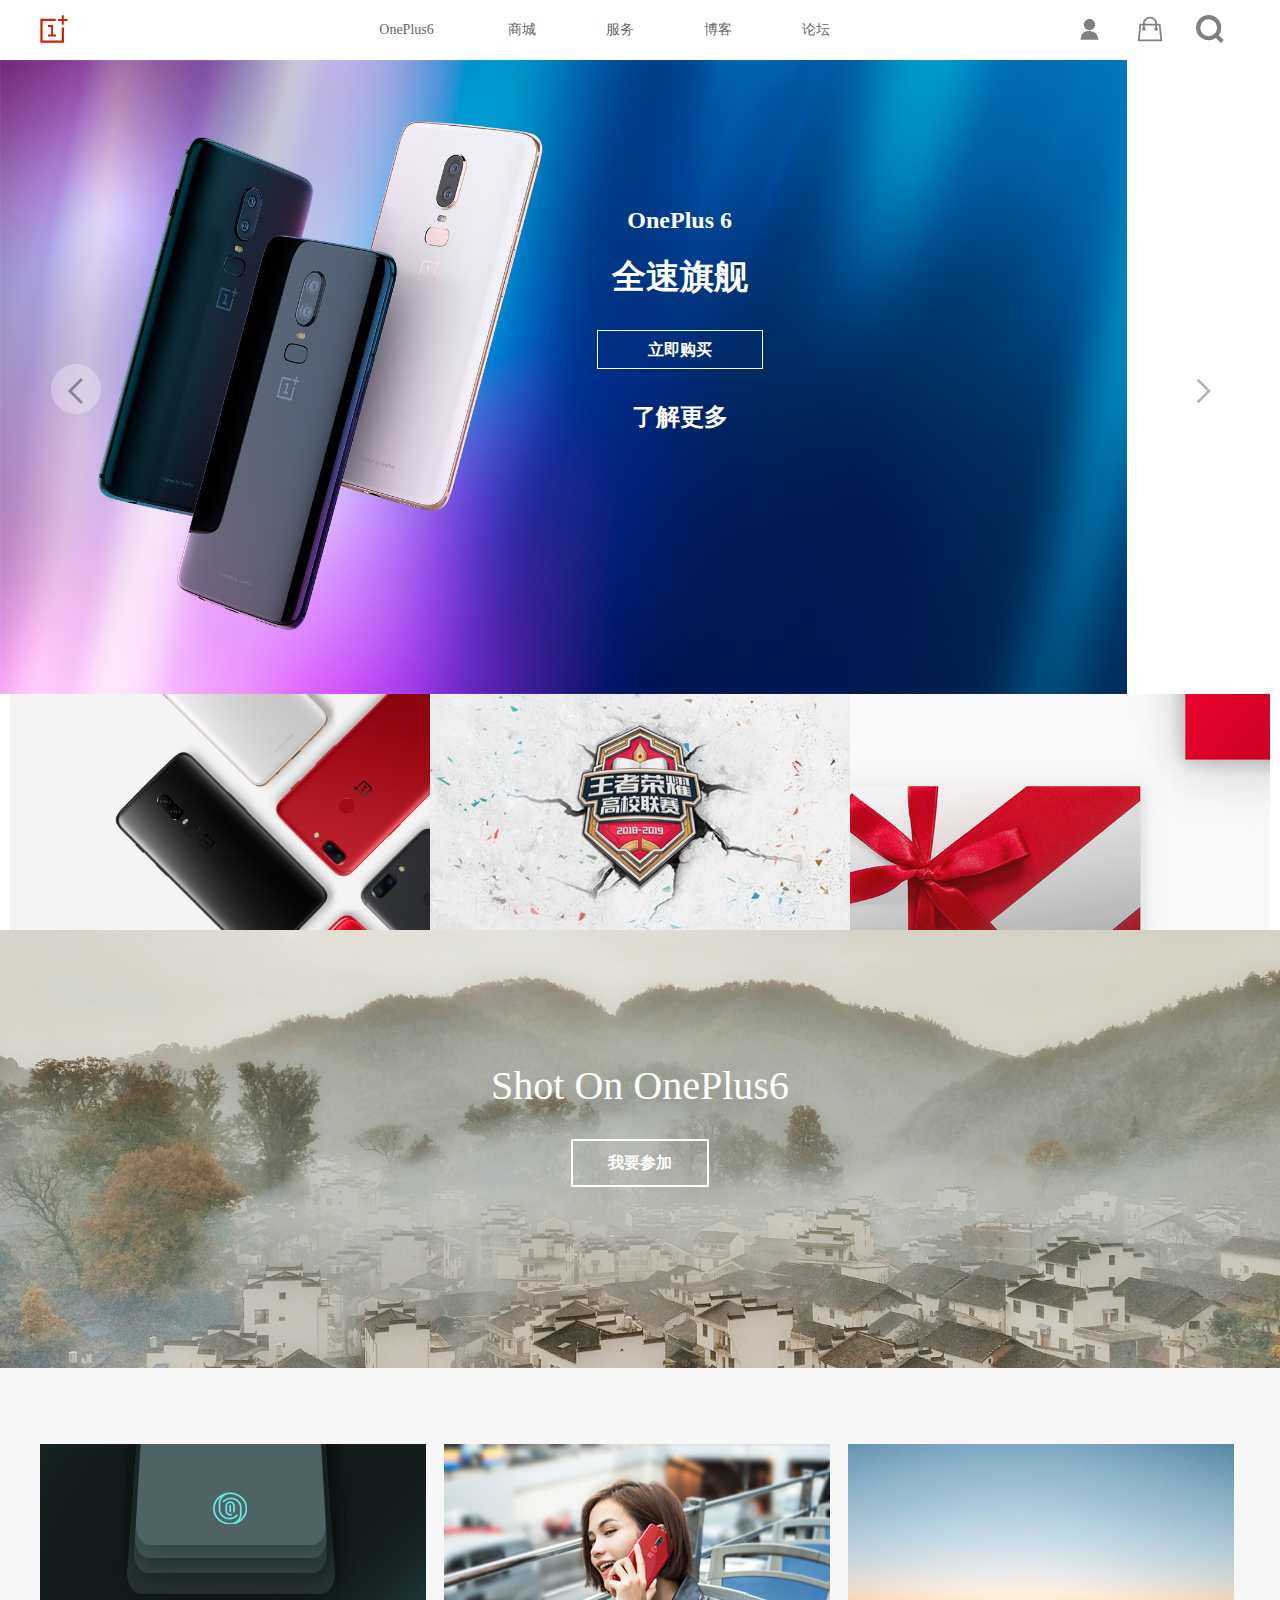
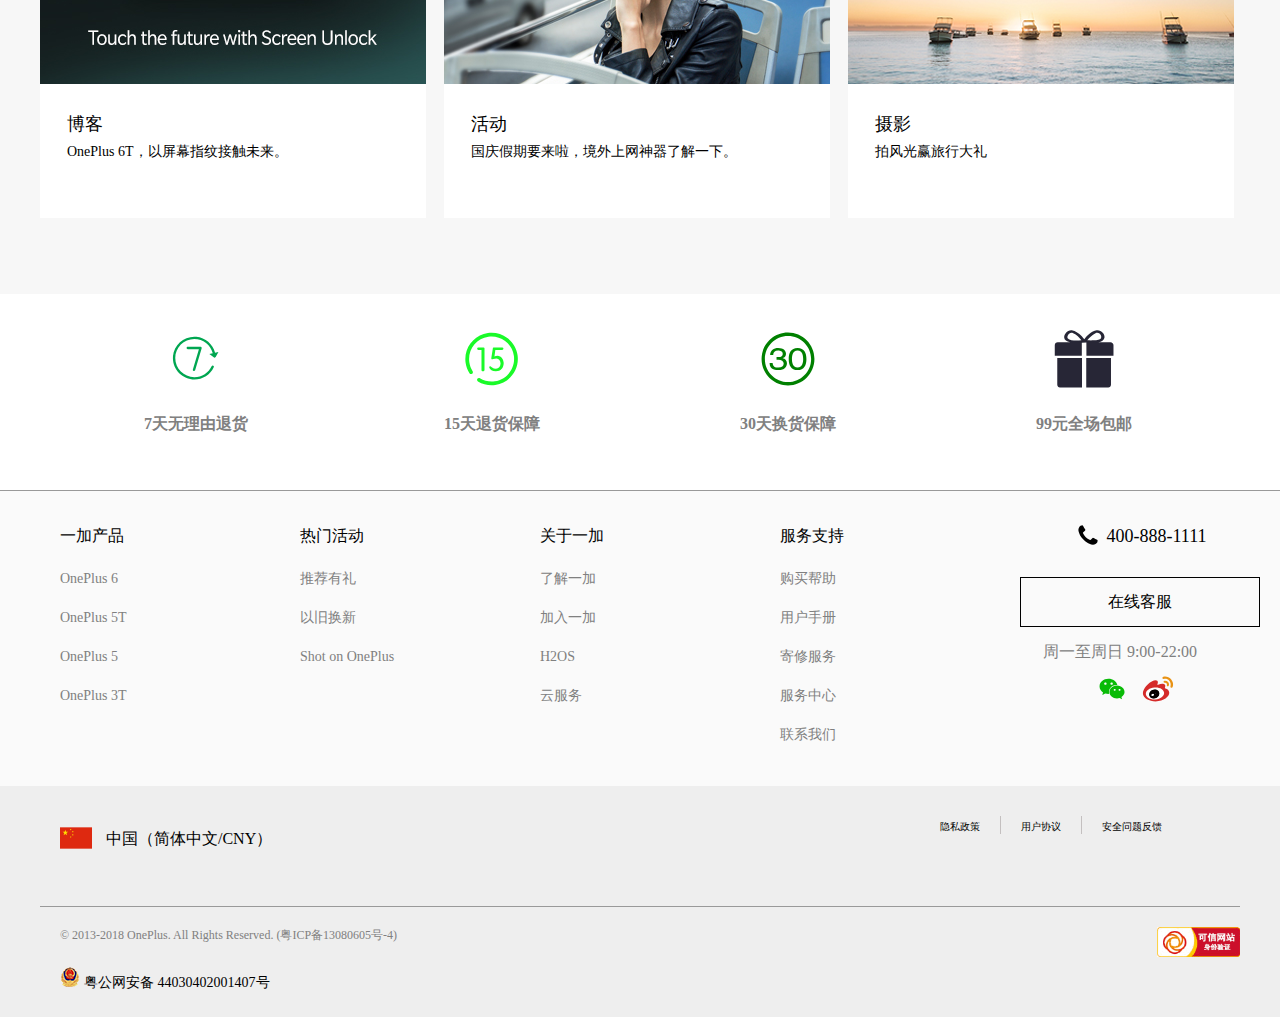
<file: index.html>
<!DOCTYPE html>
<html lang="en">

<head>
    <meta charset="UTF-8">
    <meta name="viewport" content="width=device-width, initial-scale=1.0">
    <meta http-equiv="X-UA-Compatible" content="ie=edge">
    <title>一加手机官网-不将就</title>
    <link rel="shortcut icon" href="https://statics.oneplus.cn/img/oneplus.ico">
    <script src='js/require.js' async="true" defer data-main='js/index_main'></script>
    <script src="iconfont/iconfont.js"></script>
    <link rel="stylesheet" href="css/index.min.css">
    <style type="text/css">
        .icon {
            width: 2em;
            height: 2em;
            vertical-align: -0.15em;
            fill: currentColor;
            overflow: hidden;
        }
    </style>
</head>

<body>
    <!-- nav -->
    <div class="nav_box">
        <div class="nav">
            <a href="index.html">
                <svg class="icon" aria-hidden="true">
                    <use xlink:href="#icon-yijia"></use>
                </svg>
            </a>
            <ul>
                <li><a href="oneplus6.html">OnePlus6</a></li>
                <li><a href="shopping.html">商城</a></li>
                <li><a href="">服务</a></li>
                <li><a href="">博客</a></li>
                <li><a href="">论坛</a></li>
            </ul>
            <a href=""><svg class="icon" aria-hidden="true">
                    <use xlink:href="#icon-search"></use>
                </svg></a>
            <a href="" id="order">
                <svg class="icon" aria-hidden="true">
                    <use xlink:href="#icon-bag"></use>
                </svg>
            </a>
            <div id="order-info">
                <p>您的购物车里没有商品！</p>
                <a href="">去购物
                    <div id="shelter1"></div>
                </a>
            </div>
            <a href="" id="user">
                <svg class="icon" aria-hidden="true">
                    <use xlink:href="#icon-40one"></use>
                </svg>
            </a>
            <div id="user-info">
                <ul>
                    <li><a href="">订单</a></li>
                    <li><a href="">账户</a></li>
                    <li><a href="">推荐有礼</a></li>
                    <li><a id="login" href="">登陆</a></li>
                    <!-- <li><a id="logout" href="">登出</a></li> -->
                </ul>
            </div>
        </div>
    </div>
    <!-- banner -->
    <div id="banner">
        <div id="prev">
            <svg class="icon" aria-hidden="true">
                <use xlink:href="#icon-jiantou-copy"></use>
            </svg>
        </div>
        <div id="next">
            <svg class="icon" aria-hidden="true">
                <use xlink:href="#icon-arrow-right-copy"></use>
            </svg>
        </div>
        <ul></ul>
    </div>
    <!-- cont1 -->
    <div class="cont1_box">
        <ul class="cont1"></ul>
    </div>
    <!-- cont2 -->
    <div class="cont2">
        <div class="cont2-text">
            <h1>Shot On OnePlus6</h1>
            <a href="">我要参加
                <div id="shelter2"></div>
            </a>
        </div>
    </div>
    <!-- cont3 -->
    <div class="cont3_box">
        <div class="cont3"></div>
    </div>
    <!-- footer1 -->
    <div class="footer1_box">
        <div class="footer1">
            <ul>
                <li><a href="">
                        <svg class="icon" aria-hidden="true">
                            <use xlink:href="#icon-tianwuliyoutuihuo"></use>
                        </svg>
                        <p>7天无理由退货</p>
                    </a></li>
                <li><a href="">
                        <svg class="icon" aria-hidden="true">
                            <use xlink:href="#icon-15tianwuliyoutuihuo"></use>
                        </svg>
                        <p>15天退货保障</p>
                    </a></li>
                <li><a href="">
                        <svg class="icon" aria-hidden="true">
                            <use xlink:href="#icon-30"></use>
                        </svg>
                        <p>30天换货保障</p>
                    </a></li>
                <li><a href="">
                        <svg class="icon" aria-hidden="true">
                            <use xlink:href="#icon-bajiefuli"></use>
                        </svg>
                        <p>99元全场包邮</p>
                    </a></li>
            </ul>
        </div>
    </div>
    <!-- footer2 -->
    <div class="footer2_box">
        <div class="footer2">
            <dl>
                <dt>一加产品</dt>
                <dd><a href="">OnePlus 6</a></dd>
                <dd><a href="">OnePlus 5T</a></dd>
                <dd><a href="">OnePlus 5</a></dd>
                <dd><a href="">OnePlus 3T</a></dd>
            </dl>
            <dl>
                <dt>热门活动</dt>
                <dd><a href="">推荐有礼</a></dd>
                <dd><a href="">以旧换新</a></dd>
                <dd><a href="">Shot on OnePlus</a></dd>
            </dl>
            <dl>
                <dt>关于一加</dt>
                <dd><a href="">了解一加</a></dd>
                <dd><a href="">加入一加</a></dd>
                <dd><a href="">H2OS</a></dd>
                <dd><a href="">云服务</a></dd>
            </dl>
            <dl>
                <dt>服务支持</dt>
                <dd><a href="">购买帮助</a></dd>
                <dd><a href="">用户手册</a></dd>
                <dd><a href="">寄修服务</a></dd>
                <dd><a href="">服务中心</a></dd>
                <dd><a href="">联系我们</a></dd>
            </dl>
            <dl>
                <a href="" class="phone">
                    <svg class="icon" aria-hidden="true">
                        <use xlink:href="#icon-phone"></use>
                        <i>400-888-1111</i>
                    </svg>
                </a>
                <a href="" class="online">在线客服
                    <div id="shelter3"></div>
                </a>
                <p class="time">周一至周日 9:00-22:00</p>
                <p class="pic">
                    <img src="images/f26d7e3fbe8ce7c4f3bd30d6b5be1ee5.png" alt="">
                    <svg id="wechat" class="icon" aria-hidden="true">
                        <use xlink:href="#icon-weixin1"></use>
                    </svg>
                    <svg class="icon" aria-hidden="true">
                        <use xlink:href="#icon-weibo1"></use>
                    </svg>
                </p>
            </dl>
        </div>
    </div>
    <!-- footer3 -->
    <div class="footer3_box">
        <div class="footer3">
            <div>
                <a href="">
                    <svg class="icon" aria-hidden="true">
                        <use xlink:href="#icon-cn"></use>
                    </svg>
                    <i>中国（简体中文/CNY）</i>
                </a>
                <ul>
                    <li><a href="">隐私政策</a></li>
                    <li><a href="">用户协议</a></li>
                    <li><a href="">安全问题反馈</a></li>
                </ul>
            </div>
            <div>
                <p>© 2013-2018 OnePlus. All Rights Reserved. (粤ICP备13080605号-4)</p>
                <img src="images/cnnic.png" alt="">
                <a href="">
                    <img src="images/badge.png" alt="">
                    <i>粤公网安备 44030402001407号</i>
                </a>
            </div>
        </div>
    </div>
</body>

</html>
</file>
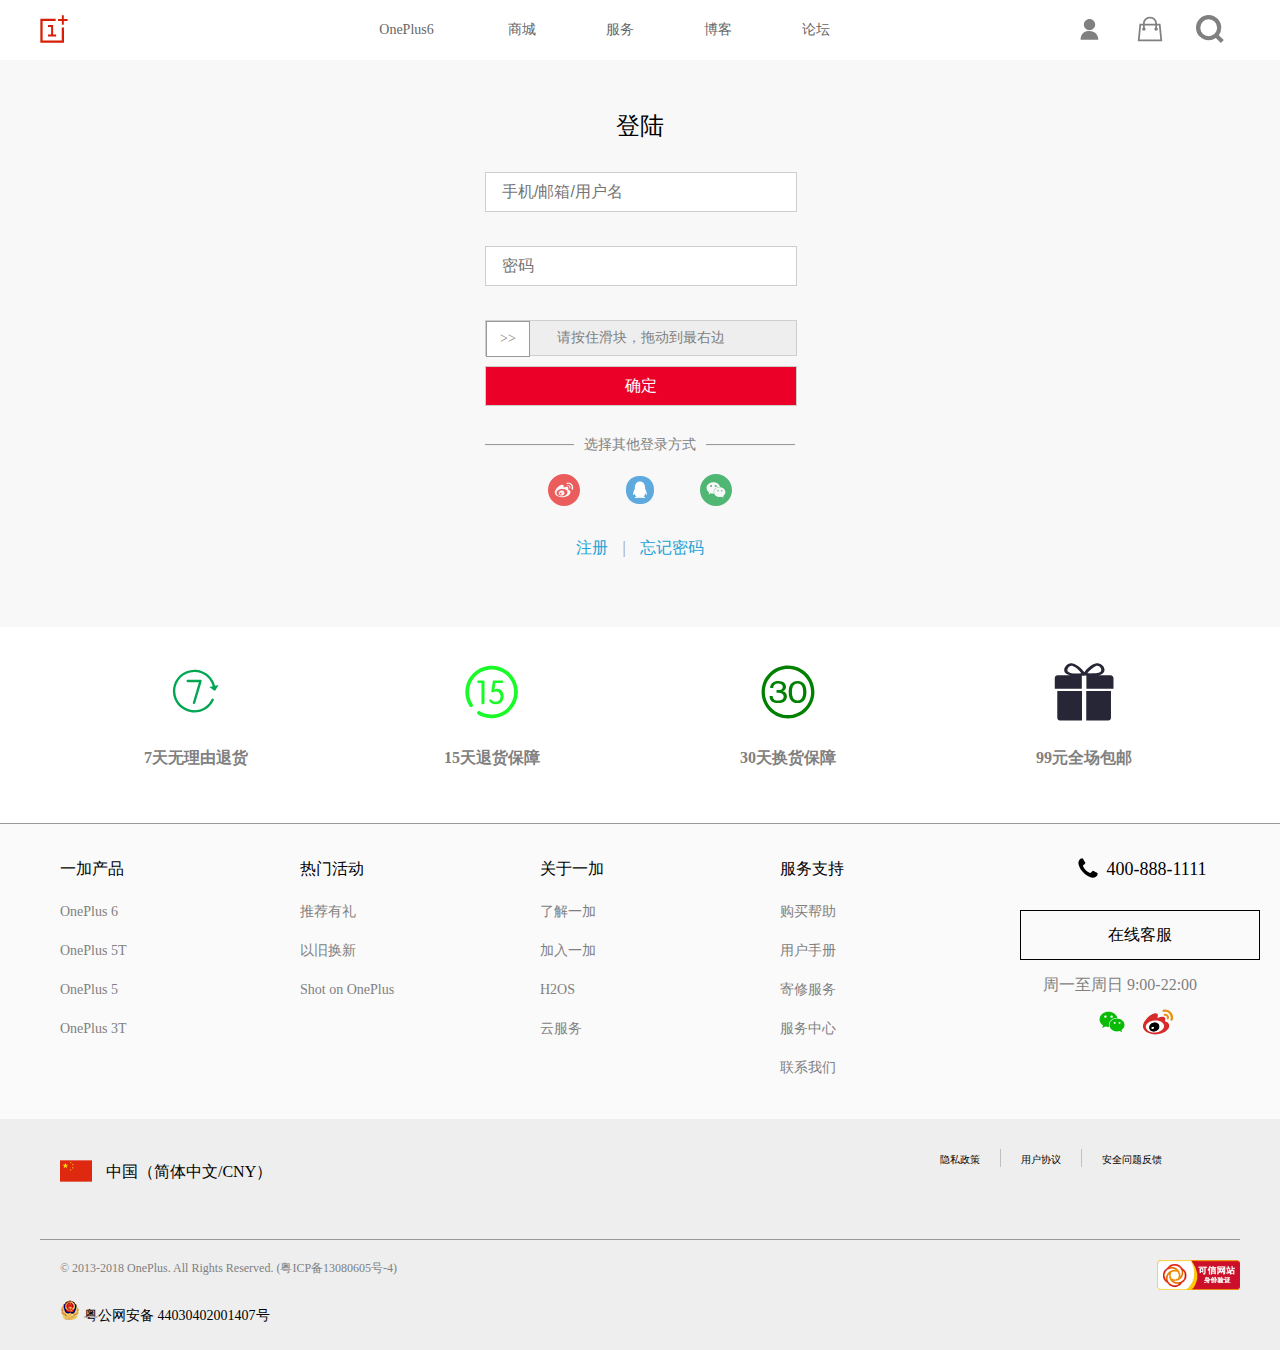
<file: login.html>
<!DOCTYPE html>
<html lang="en">

<head>
    <meta charset="UTF-8">
    <meta name="viewport" content="width=device-width, initial-scale=1.0">
    <meta http-equiv="X-UA-Compatible" content="ie=edge">
    <title>登陆 | 一加账号</title>
    <link rel="shortcut icon" href="https://statics.oneplus.cn/img/oneplus.ico">
    <script src='js/require.js' async="true" defer data-main='js/login_main'></script>
    <script src="iconfont/iconfont.js"></script>
    <link rel="stylesheet" href="css/login.min.css">
    <style type="text/css">
        .icon {
            width: 2em;
            height: 2em;
            vertical-align: -0.15em;
            fill: currentColor;
            overflow: hidden;
        }
    </style>
</head>

<body>
    <!-- nav -->
    <div class="nav_box">
        <div class="nav">
            <a href="index.html">
                <svg class="icon" aria-hidden="true">
                    <use xlink:href="#icon-yijia"></use>
                </svg>
            </a>
            <ul>
                <li><a href="oneplus6.html">OnePlus6</a></li>
                <li><a href="shopping.html">商城</a></li>
                <li><a href="">服务</a></li>
                <li><a href="">博客</a></li>
                <li><a href="">论坛</a></li>
            </ul>
            <a href=""><svg class="icon" aria-hidden="true">
                    <use xlink:href="#icon-search"></use>
                </svg></a>
            <a href="" id="order">
                <svg class="icon" aria-hidden="true">
                    <use xlink:href="#icon-bag"></use>
                </svg>
            </a>
            <div id="order-info">
                <p>您的购物车里没有商品！</p>
                <a href="">去购物
                    <div id="shelter1"></div>
                </a>
            </div>
            <a href="" id="user">
                <svg class="icon" aria-hidden="true">
                    <use xlink:href="#icon-40one"></use>
                </svg>
            </a>
            <div id="user-info">
                <ul>
                    <li><a href="">订单</a></li>
                    <li><a href="">账户</a></li>
                    <li><a href="">推荐有礼</a></li>
                    <li><a id="login" href="">登陆</a></li>
                    <!-- <li><a id="logout" href="">登出</a></li> -->
                </ul>
            </div>
        </div>
    </div>
    <!-- cont -->
    <div class="cont_box">
        <div class="cont">
            <h5>登陆</h5>
            <form action="" method="POST">
                <input type="text" placeholder="手机/邮箱/用户名">
                <span></span>
                <input type="password" placeholder="密码">
                <span></span>
                <div class="slide">请按住滑块，拖动到最右边
                    <i></i>
                    <span>>>
                    </span>
                </div>
                <button>确定
                    <div id="shelter2"></div>
                </button>
            </form>
            <fieldset>
                <legend>选择其他登录方式</legend>
            </fieldset>
            <p>
                <a href="">
                    <svg class="icon" aria-hidden="true">
                        <use xlink:href="#icon-weibo"></use>
                    </svg>
                </a>
                <a href="">
                    <svg class="icon" aria-hidden="true">
                        <use xlink:href="#icon-qq"></use>
                    </svg>
                </a>
                <a href="">
                    <svg class="icon" aria-hidden="true">
                        <use xlink:href="#icon-weixin"></use>
                    </svg>
                </a>
            </p>
            <div>
                <a href="">注册</a>
                <span>|</span>
                <a href="">忘记密码</a>
            </div>
        </div>
    </div>
    <!-- footer1 -->
    <div class="footer1_box">
        <div class="footer1">
            <ul>
                <li><a href="">
                        <svg class="icon" aria-hidden="true">
                            <use xlink:href="#icon-tianwuliyoutuihuo"></use>
                        </svg>
                        <p>7天无理由退货</p>
                    </a></li>
                <li><a href="">
                        <svg class="icon" aria-hidden="true">
                            <use xlink:href="#icon-15tianwuliyoutuihuo"></use>
                        </svg>
                        <p>15天退货保障</p>
                    </a></li>
                <li><a href="">
                        <svg class="icon" aria-hidden="true">
                            <use xlink:href="#icon-30"></use>
                        </svg>
                        <p>30天换货保障</p>
                    </a></li>
                <li><a href="">
                        <svg class="icon" aria-hidden="true">
                            <use xlink:href="#icon-bajiefuli"></use>
                        </svg>
                        <p>99元全场包邮</p>
                    </a></li>
            </ul>
        </div>
    </div>
    <!-- footer2 -->
    <div class="footer2_box">
        <div class="footer2">
            <dl>
                <dt>一加产品</dt>
                <dd><a href="">OnePlus 6</a></dd>
                <dd><a href="">OnePlus 5T</a></dd>
                <dd><a href="">OnePlus 5</a></dd>
                <dd><a href="">OnePlus 3T</a></dd>
            </dl>
            <dl>
                <dt>热门活动</dt>
                <dd><a href="">推荐有礼</a></dd>
                <dd><a href="">以旧换新</a></dd>
                <dd><a href="">Shot on OnePlus</a></dd>
            </dl>
            <dl>
                <dt>关于一加</dt>
                <dd><a href="">了解一加</a></dd>
                <dd><a href="">加入一加</a></dd>
                <dd><a href="">H2OS</a></dd>
                <dd><a href="">云服务</a></dd>
            </dl>
            <dl>
                <dt>服务支持</dt>
                <dd><a href="">购买帮助</a></dd>
                <dd><a href="">用户手册</a></dd>
                <dd><a href="">寄修服务</a></dd>
                <dd><a href="">服务中心</a></dd>
                <dd><a href="">联系我们</a></dd>
            </dl>
            <dl>
                <a href="" class="phone">
                    <svg class="icon" aria-hidden="true">
                        <use xlink:href="#icon-phone"></use>
                        <i>400-888-1111</i>
                    </svg>
                </a>
                <a href="" class="online">在线客服
                    <div id="shelter3"></div>
                </a>
                <p class="time">周一至周日 9:00-22:00</p>
                <p class="pic">
                    <img src="images/f26d7e3fbe8ce7c4f3bd30d6b5be1ee5.png" alt="">
                    <svg id="wechat" class="icon" aria-hidden="true">
                        <use xlink:href="#icon-weixin1"></use>
                    </svg>
                    <svg class="icon" aria-hidden="true">
                        <use xlink:href="#icon-weibo1"></use>
                    </svg>
                </p>
            </dl>
        </div>
    </div>
    <!-- footer3 -->
    <div class="footer3_box">
        <div class="footer3">
            <div>
                <a href="">
                    <svg class="icon" aria-hidden="true">
                        <use xlink:href="#icon-cn"></use>
                    </svg>
                    <i>中国（简体中文/CNY）</i>
                </a>
                <ul>
                    <li><a href="">隐私政策</a></li>
                    <li><a href="">用户协议</a></li>
                    <li><a href="">安全问题反馈</a></li>
                </ul>
            </div>
            <div>
                <p>© 2013-2018 OnePlus. All Rights Reserved. (粤ICP备13080605号-4)</p>
                <img src="images/cnnic.png" alt="">
                <a href="">
                    <img src="images/badge.png" alt="">
                    <i>粤公网安备 44030402001407号</i>
                </a>
            </div>
        </div>
    </div>
</body>

</html>
</file>
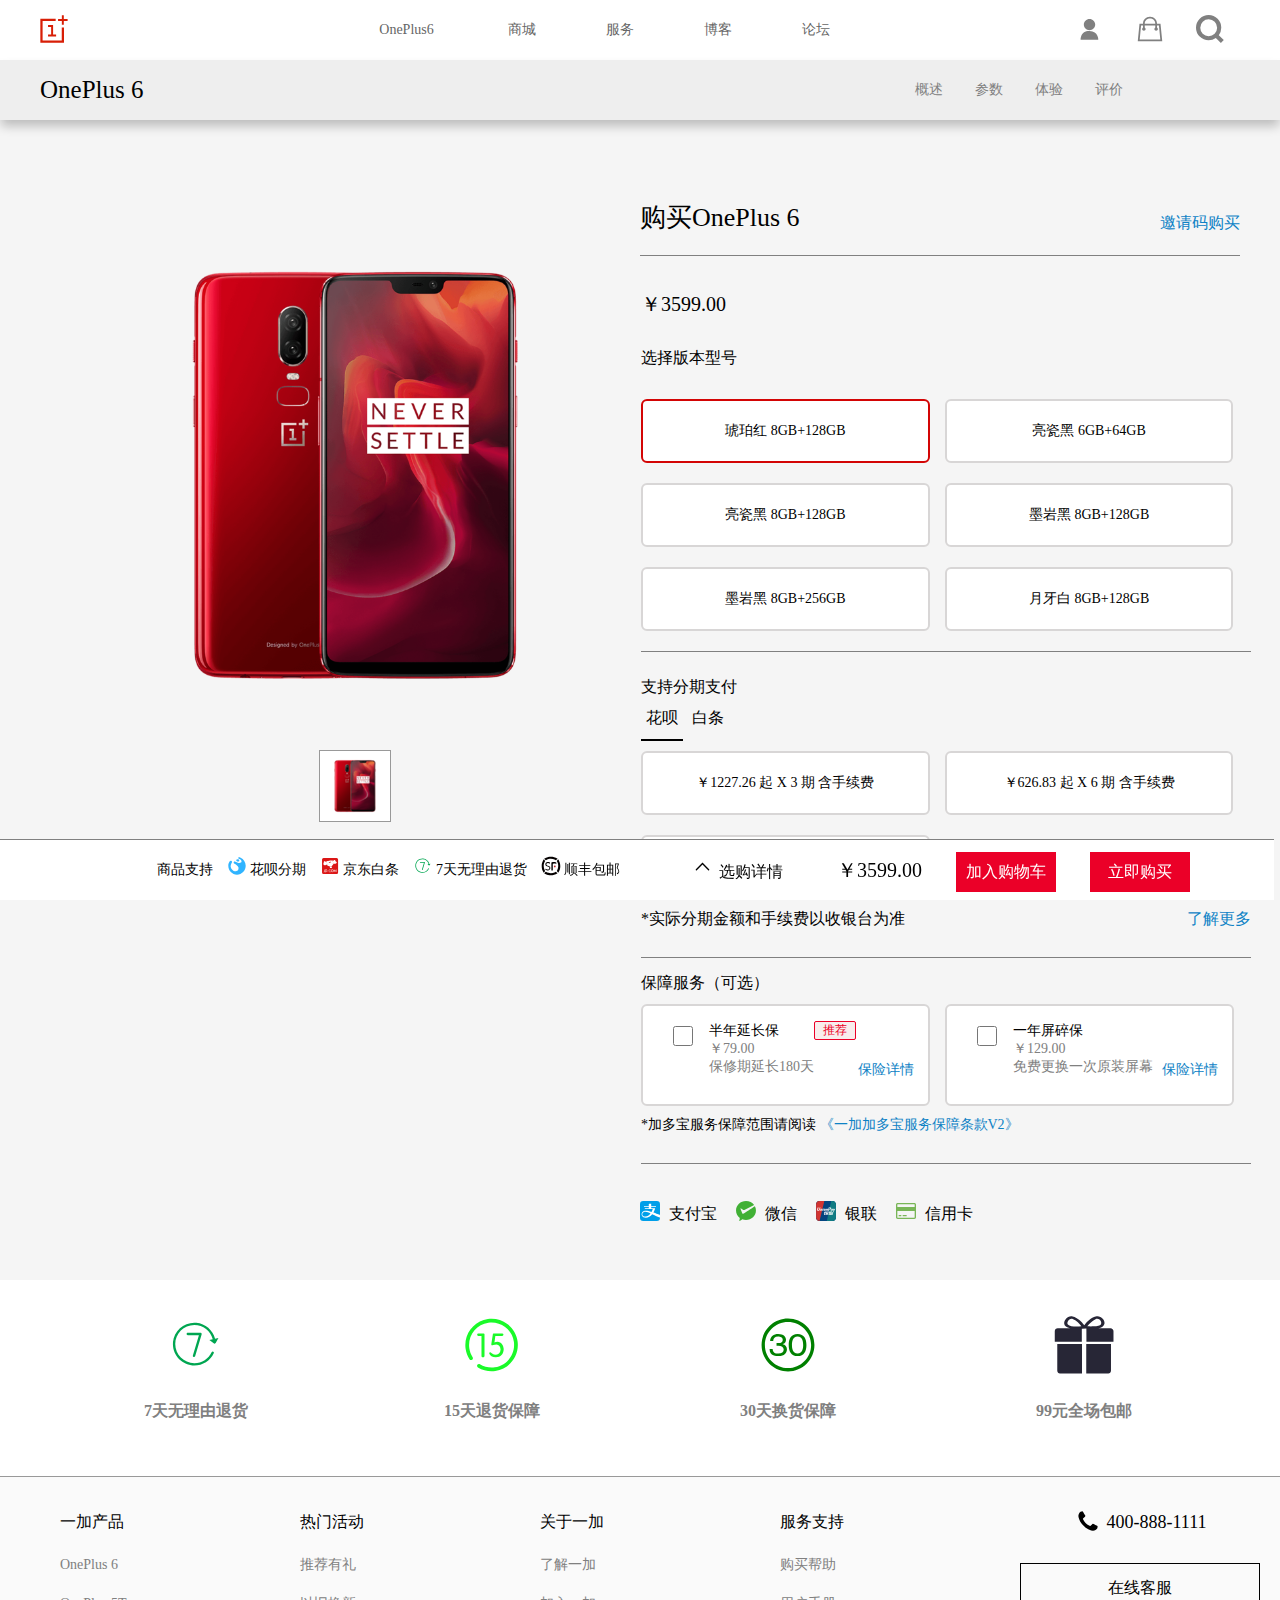
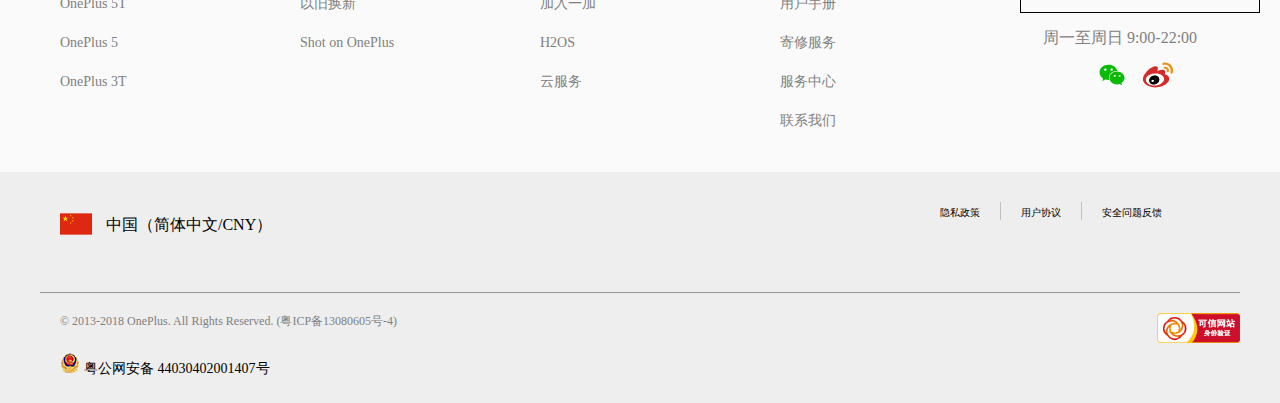
<file: oneplus6.html>
<!DOCTYPE html>
<html lang="en">

<head>
    <meta charset="UTF-8">
    <meta name="viewport" content="width=device-width, initial-scale=1.0">
    <meta http-equiv="X-UA-Compatible" content="ie=edge">
    <title>OnePlus 6 | 全速旗舰</title>
    <link rel="shortcut icon" href="https://statics.oneplus.cn/img/oneplus.ico">
    <script src='js/require.js' async="true" defer data-main='js/oneplus6_main'></script>
    <script src="iconfont/iconfont.js"></script>
    <link rel="stylesheet" href="css/oneplus6.min.css">
    <style type="text/css">
        .icon {
            width: 2em;
            height: 2em;
            vertical-align: -0.15em;
            fill: currentColor;
            overflow: hidden;
        }
    </style>
</head>

<body>
    <!-- nav -->
    <div class="nav_box">
        <div class="nav">
            <a href="index.html">
                <svg class="icon" aria-hidden="true">
                    <use xlink:href="#icon-yijia"></use>
                </svg>
            </a>
            <ul>
                <li><a href="oneplus6.html">OnePlus6</a></li>
                <li><a href="shopping.html">商城</a></li>
                <li><a href="">服务</a></li>
                <li><a href="">博客</a></li>
                <li><a href="">论坛</a></li>
            </ul>
            <a href=""><svg class="icon" aria-hidden="true">
                    <use xlink:href="#icon-search"></use>
                </svg></a>
            <a href="" id="order">
                <svg class="icon" aria-hidden="true">
                    <use xlink:href="#icon-bag"></use>
                </svg>
            </a>
            <div id="order-info">
                <p>您的购物车里没有商品！</p>
                <ul></ul>
                <a href="" id="go-car">去购物
                    <div id="shelter1"></div>
                </a>
            </div>
            <a href="" id="user">
                <svg class="icon" aria-hidden="true">
                    <use xlink:href="#icon-40one"></use>
                </svg>
            </a>
            <div id="user-info">
                <ul>
                    <li><a href="">订单</a></li>
                    <li><a href="">账户</a></li>
                    <li><a href="">推荐有礼</a></li>
                    <li><a id="login" href="login.html">登陆</a></li>
                </ul>
            </div>
        </div>
    </div>
    <!-- head-->
    <div class="head_box">
        <div class="head">
            <a href="">OnePlus 6</a>
            <ul>
                <li><a href="">概述</a></li>
                <li><a href="">参数</a></li>
                <li><a href="">体验</a></li>
                <li><a href="">评价</a></li>
            </ul>
        </div>
    </div>
    <!-- cont1 -->
    <div class="cont1_box">
        <div class="cont1">
            <div class="left">
                <a href="">
                    <img src="" alt="">
                    <div class="move"></div>
                </a>
                <a href="">
                    <img src="" alt="">
                </a>
                <div class="large"></div>
            </div>
            <div class="right">
                <p>购买OnePlus 6
                    <a href="">邀请码购买</a>
                </p>
                <ul class="color">
                    <h4>￥3599.00</h4>
                    <article>选择版本型号</article>
                </ul>
                <ul class="pay">
                    <article>支持分期支付</article>
                    <p>
                        <a class="checked" href="">花呗</a>
                        <a href="">白条</a>
                    </p>
                    <div>
                        *实际分期金额和手续费以收银台为准
                        <a href="">了解更多</a>
                    </div>
                </ul>
                <ul class="baoxian">
                    <article>保障服务（可选）</article>
                    <li>
                        <input type="checkbox">
                        <h4 class="text">
                            在［一加加多保 · 延长保］服务期限内， 保障商品在正常使用过程中发生符合“三包”范围之内的故障而需要维修的，本公司负责承担其功能性恢复的维修费用，但不承担退换货责任及其它责任。
                        </h4>
                        <i>推荐</i>
                        <a href=""">保险详情</a>
                       <div>
                           <span>半年延长保</span>
                           <p>￥79.00</p>
                           <p>保修期延长180天</p>
                       </div>
                      
                    </li>
                    <li>
                        <input type="checkbox">
                            <a href=""">保险详情</a>
                        <div>
                            <span>一年屏碎保</span>
                            <p>￥129.00</p>
                            <p>免费更换一次原装屏幕</p>
                        </div>
                        <h4 class="text">
                                在［一加加多保 · 延长保］服务期限内，
                                保障商品在正常使用过程中发生符合“三包”范围之内的故障而需要维修的，本公司负责承担其功能性恢复的维修费用，但不承担退换货责任及其它责任。
                                </h4>
                    </li>
                    <div>
                        *加多宝服务保障范围请阅读
                        <a href="">《一加加多宝服务保障条款V2》</a>
                    </div>
                </ul>
                <div class="pay-method">
                    <svg class="icon" aria-hidden="true">
                        <use xlink:href="#icon-alipay"></use>
                    </svg>
                    <i>支付宝</i>
                    <svg class="icon" aria-hidden="true">
                        <use xlink:href="#icon-weixinzhifu"></use>
                    </svg>
                    <i>微信</i>
                    <svg class="icon" aria-hidden="true">
                        <use xlink:href="#icon-yinlian"></use>
                    </svg>
                    <i>银联</i>
                    <svg class="icon" aria-hidden="true">
                        <use xlink:href="#icon-xinyongqia"></use>
                    </svg>
                    <i>信用卡</i>
                </div>
            </div>
        </div>
    </div>
    <!-- cont2 -->
    <div class="cont2_box">
        <div class="cont2">
            <div class="icon-fixed">
                <i>商品支持</i>
                <svg class="icon" aria-hidden="true">
                    <use xlink:href="#icon-huabei"></use>
                </svg>
                <i>花呗分期</i>
                <svg class="icon" aria-hidden="true">
                    <use xlink:href="#icon-jingdong"></use>
                </svg>
                <i>京东白条</i>
                <svg class="icon" aria-hidden="true">
                    <use xlink:href="#icon-tianwuliyoutuihuo"></use>
                </svg>
                <i>7天无理由退货</i>
                <svg class="icon" aria-hidden="true">
                    <use xlink:href="#icon-shunfengbaoyou"></use>
                </svg>
                <i>顺丰包邮</i>
            </div>
            <div class="buy-right">
                <div class="goods-details">
                    <svg class="icon" aria-hidden="true">
                        <use xlink:href="#icon-jiantou_up"></use>
                    </svg>
                    <i>选购详情</i>
                    <div class="hide-div">
                        <span>版本</span>
                        <span></span>
                        <span></span>
                    </div>
                </div>
                <span></span>
                <a class="buyNow">加入购物车</a>
                <a class="go-order" href="order.html">立即购买</a>
            </div>
        </div>
    </div>
    <!-- footer1 -->
    <div class="footer1_box">
        <div class="footer1">
            <ul>
                <li><a href="">
                        <svg class="icon" aria-hidden="true">
                            <use xlink:href="#icon-tianwuliyoutuihuo"></use>
                        </svg>
                        <p>7天无理由退货</p>
                    </a></li>
                <li><a href="">
                        <svg class="icon" aria-hidden="true">
                            <use xlink:href="#icon-15tianwuliyoutuihuo"></use>
                        </svg>
                        <p>15天退货保障</p>
                    </a></li>
                <li><a href="">
                        <svg class="icon" aria-hidden="true">
                            <use xlink:href="#icon-30"></use>
                        </svg>
                        <p>30天换货保障</p>
                    </a></li>
                <li><a href="">
                        <svg class="icon" aria-hidden="true">
                            <use xlink:href="#icon-bajiefuli"></use>
                        </svg>
                        <p>99元全场包邮</p>
                    </a></li>
            </ul>
        </div>
    </div>
    <!-- footer2 -->
    <div class="footer2_box">
        <div class="footer2">
            <dl>
                <dt>一加产品</dt>
                <dd><a href="">OnePlus 6</a></dd>
                <dd><a href="">OnePlus 5T</a></dd>
                <dd><a href="">OnePlus 5</a></dd>
                <dd><a href="">OnePlus 3T</a></dd>
            </dl>
            <dl>
                <dt>热门活动</dt>
                <dd><a href="">推荐有礼</a></dd>
                <dd><a href="">以旧换新</a></dd>
                <dd><a href="">Shot on OnePlus</a></dd>
            </dl>
            <dl>
                <dt>关于一加</dt>
                <dd><a href="">了解一加</a></dd>
                <dd><a href="">加入一加</a></dd>
                <dd><a href="">H2OS</a></dd>
                <dd><a href="">云服务</a></dd>
            </dl>
            <dl>
                <dt>服务支持</dt>
                <dd><a href="">购买帮助</a></dd>
                <dd><a href="">用户手册</a></dd>
                <dd><a href="">寄修服务</a></dd>
                <dd><a href="">服务中心</a></dd>
                <dd><a href="">联系我们</a></dd>
            </dl>
            <dl>
                <a href="" class="phone">
                    <svg class="icon" aria-hidden="true">
                        <use xlink:href="#icon-phone"></use>
                        <i>400-888-1111</i>
                    </svg>
                </a>
                <a href="" class="online">在线客服
                    <div id="shelter3"></div>
                </a>
                <p class="time">周一至周日 9:00-22:00</p>
                <p class="pic">
                    <img src="images/f26d7e3fbe8ce7c4f3bd30d6b5be1ee5.png" alt="">
                    <svg id="wechat" class="icon" aria-hidden="true">
                        <use xlink:href="#icon-weixin1"></use>
                    </svg>
                    <svg class="icon" aria-hidden="true">
                        <use xlink:href="#icon-weibo1"></use>
                    </svg>
                </p>
            </dl>
        </div>
    </div>
    <!-- footer3 -->
    <div class="footer3_box">
        <div class="footer3">
            <div>
                <a href="">
                    <svg class="icon" aria-hidden="true">
                        <use xlink:href="#icon-cn"></use>
                    </svg>
                    <i>中国（简体中文/CNY）</i>
                </a>
                <ul>
                    <li><a href="">隐私政策</a></li>
                    <li><a href="">用户协议</a></li>
                    <li><a href="">安全问题反馈</a></li>
                </ul>
            </div>
            <div>
                <p>© 2013-2018 OnePlus. All Rights Reserved. (粤ICP备13080605号-4)</p>
                <img src="images/cnnic.png" alt="">
                <a href="">
                    <img src="images/badge.png" alt="">
                    <i>粤公网安备 44030402001407号</i>
                </a>
            </div>
        </div>
    </div>
</body>

</html>
</file>
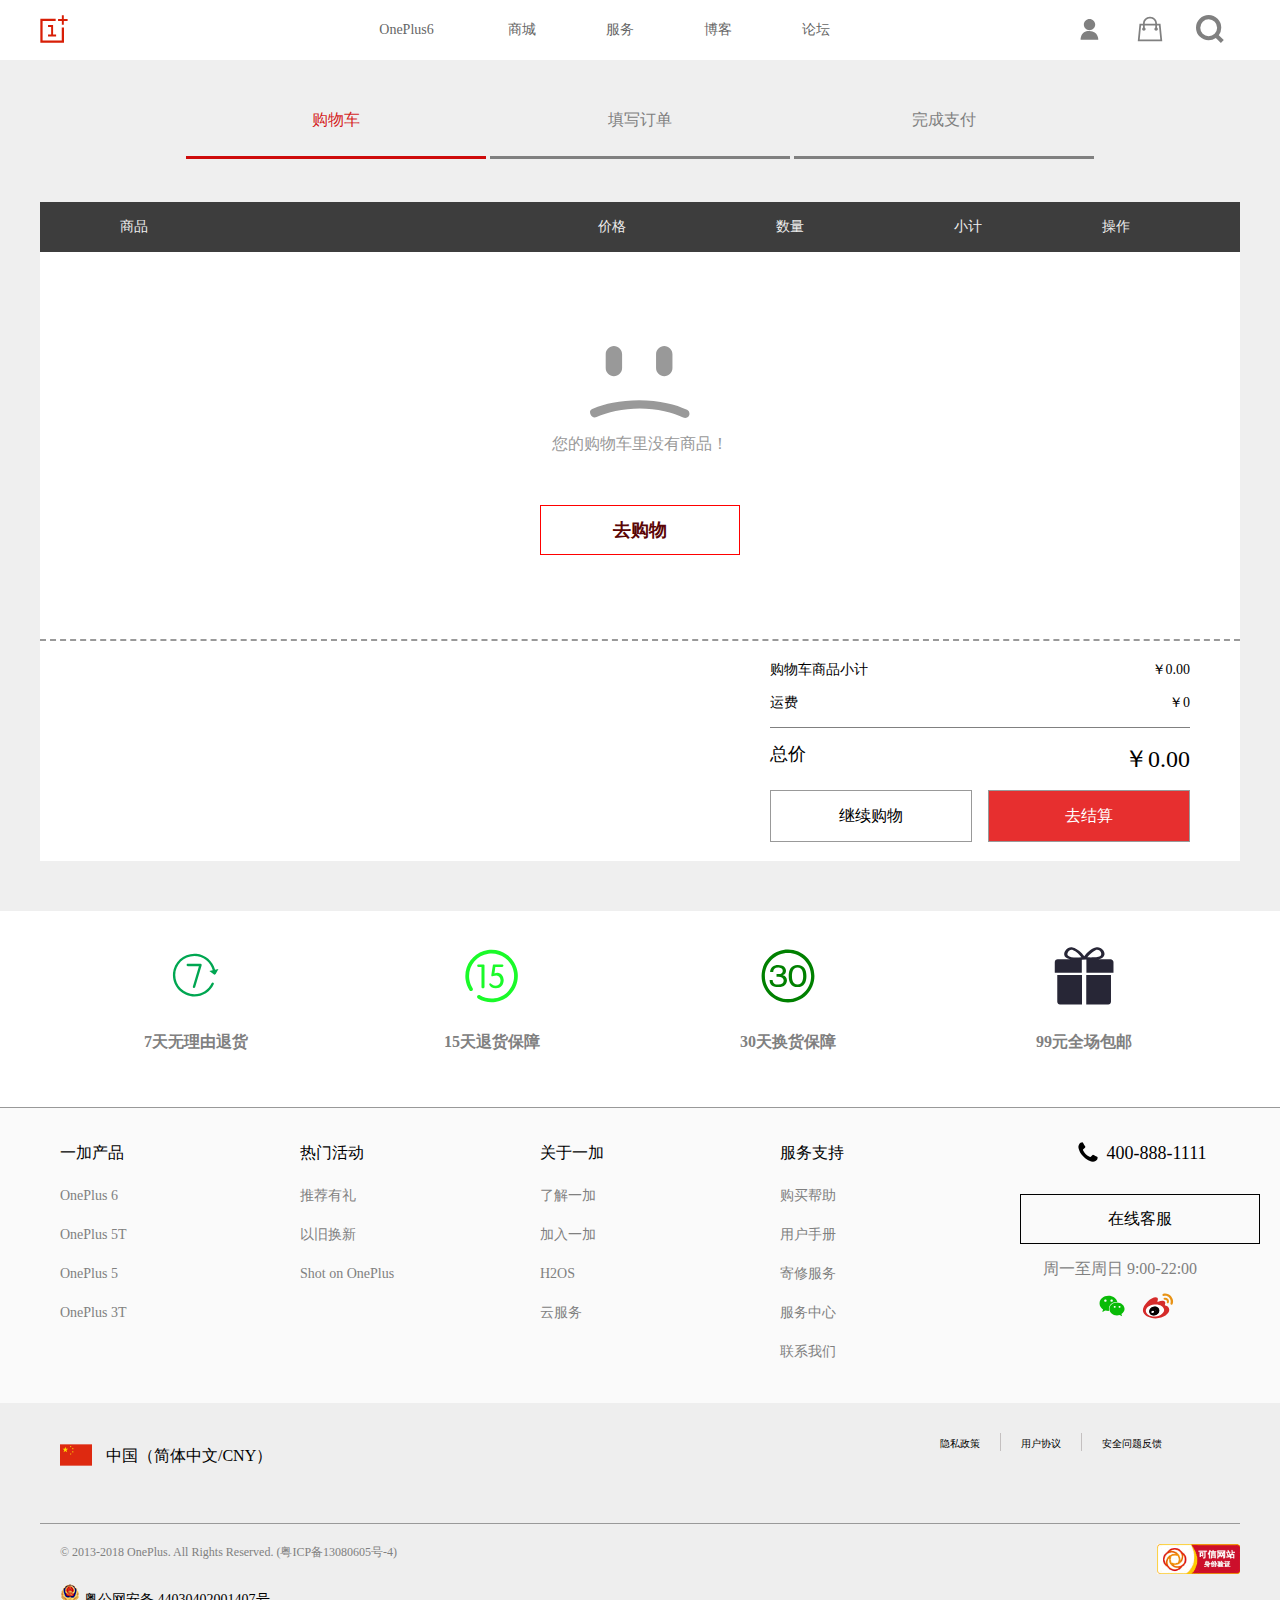
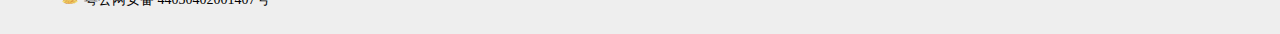
<file: order.html>
<!DOCTYPE html>
<html lang="en">

<head>
    <meta charset="UTF-8">
    <meta name="viewport" content="width=device-width, initial-scale=1.0">
    <meta http-equiv="X-UA-Compatible" content="ie=edge">
    <title>我的购物车</title>
    <link rel="shortcut icon" href="https://statics.oneplus.cn/img/oneplus.ico">
    <script src='js/require.js' async="true" defer data-main='js/order_main'></script>
    <script src="iconfont/iconfont.js"></script>
    <link rel="stylesheet" href="css/order.min.css">
    <style type="text/css">
        .icon {
            width: 2em;
            height: 2em;
            vertical-align: -0.15em;
            fill: currentColor;
            overflow: hidden;
        }
    </style>
</head>

<body>
    <!-- nav -->
    <div class="nav_box">
        <div class="nav">
            <a href="index.html">
                <svg class="icon" aria-hidden="true">
                    <use xlink:href="#icon-yijia"></use>
                </svg>
            </a>
            <ul>
                <li><a href="oneplus6.html">OnePlus6</a></li>
                <li><a href="shopping.html">商城</a></li>
                <li><a href="">服务</a></li>
                <li><a href="">博客</a></li>
                <li><a href="">论坛</a></li>
            </ul>
            <a href=""><svg class="icon" aria-hidden="true">
                    <use xlink:href="#icon-search"></use>
                </svg></a>
            <a href="" id="order">
                <svg class="icon" aria-hidden="true">
                    <use xlink:href="#icon-bag"></use>
                </svg>
            </a>
            <div id="order-info">
                <p>您的购物车里没有商品！</p>
                <ul></ul>
                <a href="">去购物
                    <div id="shelter1"></div>
                </a>
            </div>
            <a href="" id="user">
                <svg class="icon" aria-hidden="true">
                    <use xlink:href="#icon-40one"></use>
                </svg>
            </a>
            <div id="user-info">
                <ul>
                    <li><a href="">订单</a></li>
                    <li><a href="">账户</a></li>
                    <li><a href="">推荐有礼</a></li>
                    <li><a id="login-top" href="">登陆</a></li>
                    <!-- <li><a id="logout" href="">登出</a></li> -->
                </ul>
            </div>
        </div>
    </div>
    <!-- cont -->
    <div class="cont_box">
        <div class="cont">
            <div class="head">
                <span>购物车</span>
                <span>填写订单</span>
                <span>完成支付</span>
            </div>
            <ul class="black">
                <li>商品</li>
                <li>价格</li>
                <li>数量</li>
                <li>小计</li>
                <li>操作</li>
            </ul>
            <div class="details">
                <svg class="icon" aria-hidden="true">
                    <use xlink:href="#icon-save_sorry"></use>
                </svg>
                <p>您的购物车里没有商品！</p>
                <button>去购物
                    <div id="shelter2"></div>
                </button>
            </div>
            <div class="pay">
                <dl>
                    <dt>购物车商品小计</dt>
                    <dd class="sum-total">￥0</dd>
                </dl>
                <dl>
                    <dt>运费</dt>
                    <dd>￥0</dd>
                </dl>
                <dl>
                    <dt>总价</dt>
                    <dd class="sum-total">￥0</dd>
                </dl>
                <dl>
                    <dt><a href="oneplus6.html">继续购物</a></dt>
                    <dd><a href="">去结算</a></dd>
                </dl>
            </div>
        </div>
    </div>
    <!-- footer1 -->
    <div class="footer1_box">
        <div class="footer1">
            <ul>
                <li><a href="">
                        <svg class="icon" aria-hidden="true">
                            <use xlink:href="#icon-tianwuliyoutuihuo"></use>
                        </svg>
                        <p>7天无理由退货</p>
                    </a></li>
                <li><a href="">
                        <svg class="icon" aria-hidden="true">
                            <use xlink:href="#icon-15tianwuliyoutuihuo"></use>
                        </svg>
                        <p>15天退货保障</p>
                    </a></li>
                <li><a href="">
                        <svg class="icon" aria-hidden="true">
                            <use xlink:href="#icon-30"></use>
                        </svg>
                        <p>30天换货保障</p>
                    </a></li>
                <li><a href="">
                        <svg class="icon" aria-hidden="true">
                            <use xlink:href="#icon-bajiefuli"></use>
                        </svg>
                        <p>99元全场包邮</p>
                    </a></li>
            </ul>
        </div>
    </div>
    <!-- footer2 -->
    <div class="footer2_box">
        <div class="footer2">
            <dl>
                <dt>一加产品</dt>
                <dd><a href="">OnePlus 6</a></dd>
                <dd><a href="">OnePlus 5T</a></dd>
                <dd><a href="">OnePlus 5</a></dd>
                <dd><a href="">OnePlus 3T</a></dd>
            </dl>
            <dl>
                <dt>热门活动</dt>
                <dd><a href="">推荐有礼</a></dd>
                <dd><a href="">以旧换新</a></dd>
                <dd><a href="">Shot on OnePlus</a></dd>
            </dl>
            <dl>
                <dt>关于一加</dt>
                <dd><a href="">了解一加</a></dd>
                <dd><a href="">加入一加</a></dd>
                <dd><a href="">H2OS</a></dd>
                <dd><a href="">云服务</a></dd>
            </dl>
            <dl>
                <dt>服务支持</dt>
                <dd><a href="">购买帮助</a></dd>
                <dd><a href="">用户手册</a></dd>
                <dd><a href="">寄修服务</a></dd>
                <dd><a href="">服务中心</a></dd>
                <dd><a href="">联系我们</a></dd>
            </dl>
            <dl>
                <a href="" class="phone">
                    <svg class="icon" aria-hidden="true">
                        <use xlink:href="#icon-phone"></use>
                        <i>400-888-1111</i>
                    </svg>
                </a>
                <a href="" class="online">在线客服
                    <div id="shelter3"></div>
                </a>
                <p class="time">周一至周日 9:00-22:00</p>
                <p class="pic">
                    <img src="images/f26d7e3fbe8ce7c4f3bd30d6b5be1ee5.png" alt="">
                    <svg id="wechat" class="icon" aria-hidden="true">
                        <use xlink:href="#icon-weixin1"></use>
                    </svg>
                    <svg class="icon" aria-hidden="true">
                        <use xlink:href="#icon-weibo1"></use>
                    </svg>
                </p>
            </dl>
        </div>
    </div>
    <!-- footer3 -->
    <div class="footer3_box">
        <div class="footer3">
            <div>
                <a href="">
                    <svg class="icon" aria-hidden="true">
                        <use xlink:href="#icon-cn"></use>
                    </svg>
                    <i>中国（简体中文/CNY）</i>
                </a>
                <ul>
                    <li><a href="">隐私政策</a></li>
                    <li><a href="">用户协议</a></li>
                    <li><a href="">安全问题反馈</a></li>
                </ul>
            </div>
            <div>
                <p>© 2013-2018 OnePlus. All Rights Reserved. (粤ICP备13080605号-4)</p>
                <img src="images/cnnic.png" alt="">
                <a href="">
                    <img src="images/badge.png" alt="">
                    <i>粤公网安备 44030402001407号</i>
                </a>
            </div>
        </div>
    </div>
</body>

</html>
</file>
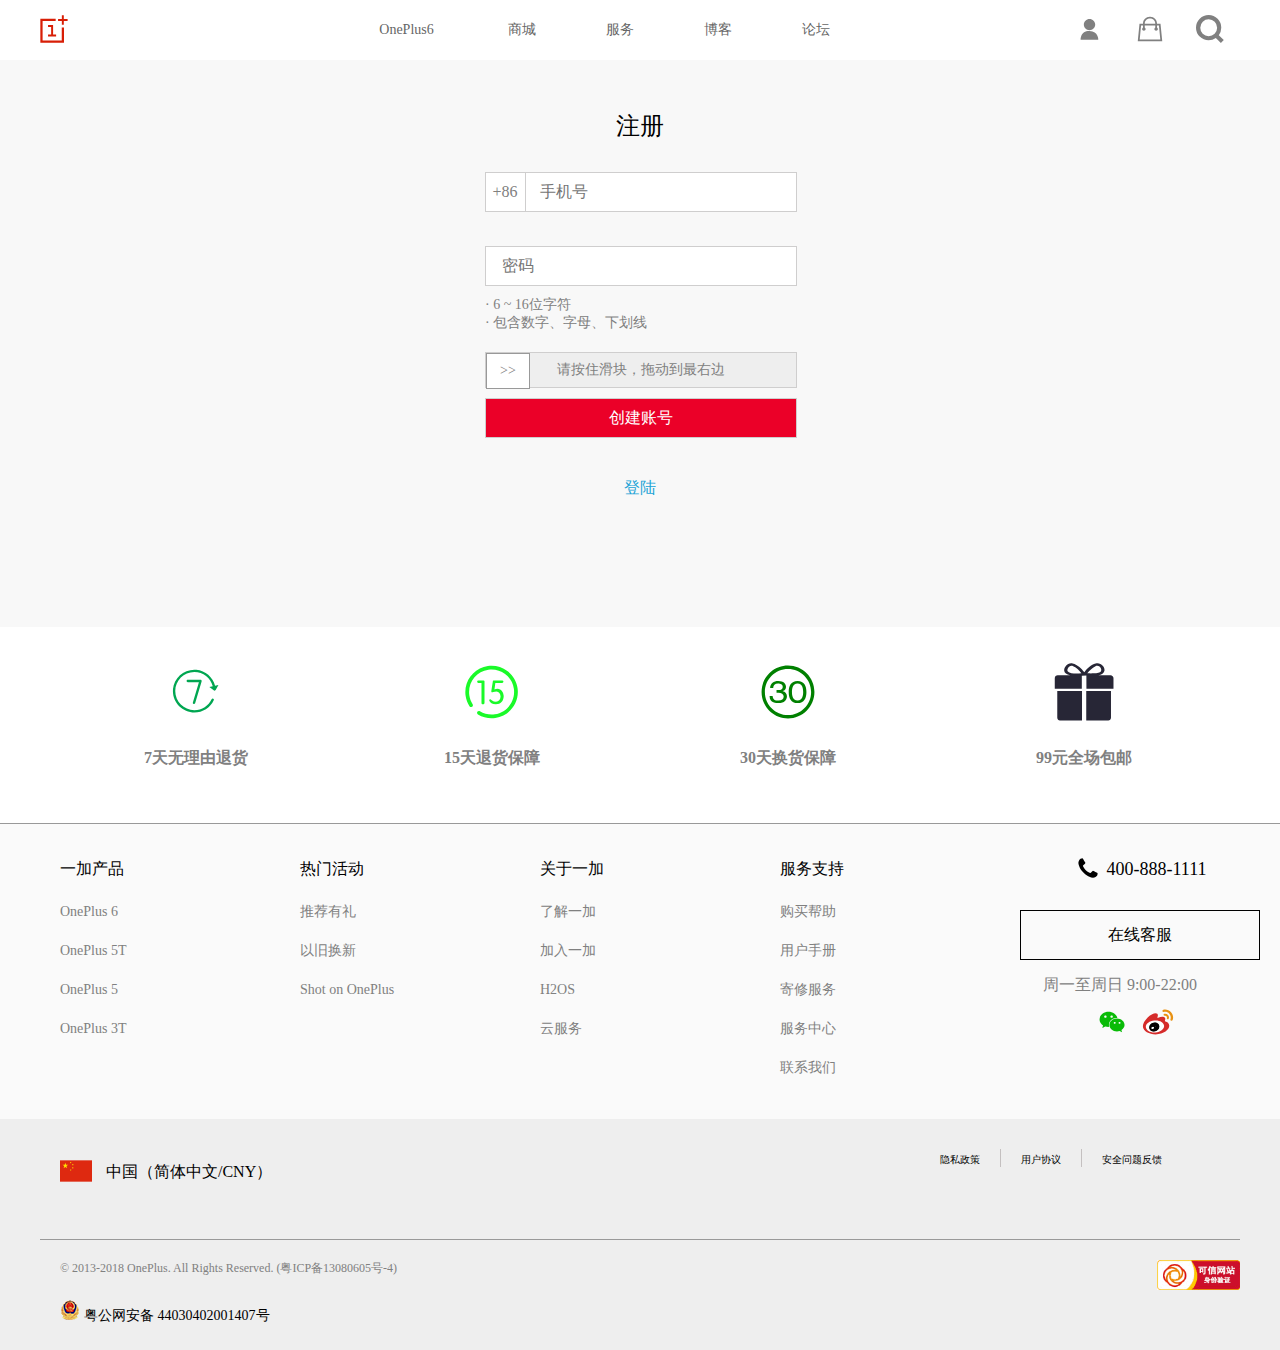
<file: register.html>
<!DOCTYPE html>
<html lang="en">

<head>
    <meta charset="UTF-8">
    <meta name="viewport" content="width=device-width, initial-scale=1.0">
    <meta http-equiv="X-UA-Compatible" content="ie=edge">
    <title>注册 | 一加账号</title>
    <link rel="shortcut icon" href="https://statics.oneplus.cn/img/oneplus.ico">
    <script src='js/require.js' async="true" defer data-main='js/register_main'></script>
    <script src="iconfont/iconfont.js"></script>
    <link rel="stylesheet" href="css/register.min.css">
    <style type="text/css">
        .icon {
            width: 2em;
            height: 2em;
            vertical-align: -0.15em;
            fill: currentColor;
            overflow: hidden;
        }
    </style>
</head>

<body>
    <!-- nav -->
    <div class="nav_box">
        <div class="nav">
            <a href="index.html">
                <svg class="icon" aria-hidden="true">
                    <use xlink:href="#icon-yijia"></use>
                </svg>
            </a>
            <ul>
                <li><a href="oneplus6.html">OnePlus6</a></li>
                <li><a href="shopping.html">商城</a></li>
                <li><a href="">服务</a></li>
                <li><a href="">博客</a></li>
                <li><a href="">论坛</a></li>
            </ul>
            <a href=""><svg class="icon" aria-hidden="true">
                    <use xlink:href="#icon-search"></use>
                </svg></a>
            <a href="" id="order">
                <svg class="icon" aria-hidden="true">
                    <use xlink:href="#icon-bag"></use>
                </svg>
            </a>
            <div id="order-info">
                <p>您的购物车里没有商品！</p>
                <a href="">去购物
                    <div id="shelter1"></div>
                </a>
            </div>
            <a href="" id="user">
                <svg class="icon" aria-hidden="true">
                    <use xlink:href="#icon-40one"></use>
                </svg>
            </a>
            <div id="user-info">
                <ul>
                    <li><a href="">订单</a></li>
                    <li><a href="">账户</a></li>
                    <li><a href="">推荐有礼</a></li>
                    <li><a id="login-top" href="login.html">登陆</a></li>
                    <!-- <li><a id="logout" href="">登出</a></li> -->
                </ul>
            </div>
        </div>
    </div>
    <!-- cont -->
    <div class="cont_box">
        <div class="cont">
            <h5>注册</h5>
            <form action="">
                <div class="phone">
                    <label for="phone">+86</label>
                    <input type="text" placeholder="手机号" id="phone">
                </div>
                <span id="phoneSpan"></span>
                <input type="password" placeholder="密码" id="password">
                <span style="display:none" id="pwdSpan"></span>
                <div class="text">
                    <p>· 6 ~ 16位字符</p>
                    <p>· 包含数字、字母、下划线</p>
                </div>
                <div class="slide">请按住滑块，拖动到最右边
                    <i></i>
                    <span>>>
                    </span>
                </div>
                <button id="register" type="button">创建账号
                    <div id="shelter2"></div>
                </button>
            </form>
            <div>
                <a href="login.html">登陆</a>
            </div>
            <div class="success">注册成功✔</div>
        </div>
    </div>
    <!-- footer1 -->
    <div class="footer1_box">
        <div class="footer1">
            <ul>
                <li><a href="">
                        <svg class="icon" aria-hidden="true">
                            <use xlink:href="#icon-tianwuliyoutuihuo"></use>
                        </svg>
                        <p>7天无理由退货</p>
                    </a></li>
                <li><a href="">
                        <svg class="icon" aria-hidden="true">
                            <use xlink:href="#icon-15tianwuliyoutuihuo"></use>
                        </svg>
                        <p>15天退货保障</p>
                    </a></li>
                <li><a href="">
                        <svg class="icon" aria-hidden="true">
                            <use xlink:href="#icon-30"></use>
                        </svg>
                        <p>30天换货保障</p>
                    </a></li>
                <li><a href="">
                        <svg class="icon" aria-hidden="true">
                            <use xlink:href="#icon-bajiefuli"></use>
                        </svg>
                        <p>99元全场包邮</p>
                    </a></li>
            </ul>
        </div>
    </div>
    <!-- footer2 -->
    <div class="footer2_box">
        <div class="footer2">
            <dl>
                <dt>一加产品</dt>
                <dd><a href="">OnePlus 6</a></dd>
                <dd><a href="">OnePlus 5T</a></dd>
                <dd><a href="">OnePlus 5</a></dd>
                <dd><a href="">OnePlus 3T</a></dd>
            </dl>
            <dl>
                <dt>热门活动</dt>
                <dd><a href="">推荐有礼</a></dd>
                <dd><a href="">以旧换新</a></dd>
                <dd><a href="">Shot on OnePlus</a></dd>
            </dl>
            <dl>
                <dt>关于一加</dt>
                <dd><a href="">了解一加</a></dd>
                <dd><a href="">加入一加</a></dd>
                <dd><a href="">H2OS</a></dd>
                <dd><a href="">云服务</a></dd>
            </dl>
            <dl>
                <dt>服务支持</dt>
                <dd><a href="">购买帮助</a></dd>
                <dd><a href="">用户手册</a></dd>
                <dd><a href="">寄修服务</a></dd>
                <dd><a href="">服务中心</a></dd>
                <dd><a href="">联系我们</a></dd>
            </dl>
            <dl>
                <a href="" class="phone">
                    <svg class="icon" aria-hidden="true">
                        <use xlink:href="#icon-phone"></use>
                        <i>400-888-1111</i>
                    </svg>
                </a>
                <a href="" class="online">在线客服
                    <div id="shelter3"></div>
                </a>
                <p class="time">周一至周日 9:00-22:00</p>
                <p class="pic">
                    <img src="images/f26d7e3fbe8ce7c4f3bd30d6b5be1ee5.png" alt="">
                    <svg id="wechat" class="icon" aria-hidden="true">
                        <use xlink:href="#icon-weixin1"></use>
                    </svg>
                    <svg class="icon" aria-hidden="true">
                        <use xlink:href="#icon-weibo1"></use>
                    </svg>
                </p>
            </dl>
        </div>
    </div>
    <!-- footer3 -->
    <div class="footer3_box">
        <div class="footer3">
            <div>
                <a href="">
                    <svg class="icon" aria-hidden="true">
                        <use xlink:href="#icon-cn"></use>
                    </svg>
                    <i>中国（简体中文/CNY）</i>
                </a>
                <ul>
                    <li><a href="">隐私政策</a></li>
                    <li><a href="">用户协议</a></li>
                    <li><a href="">安全问题反馈</a></li>
                </ul>
            </div>
            <div>
                <p>© 2013-2018 OnePlus. All Rights Reserved. (粤ICP备13080605号-4)</p>
                <img src="images/cnnic.png" alt="">
                <a href="">
                    <img src="images/badge.png" alt="">
                    <i>粤公网安备 44030402001407号</i>
                </a>
            </div>
        </div>
    </div>
</body>

</html>
</file>
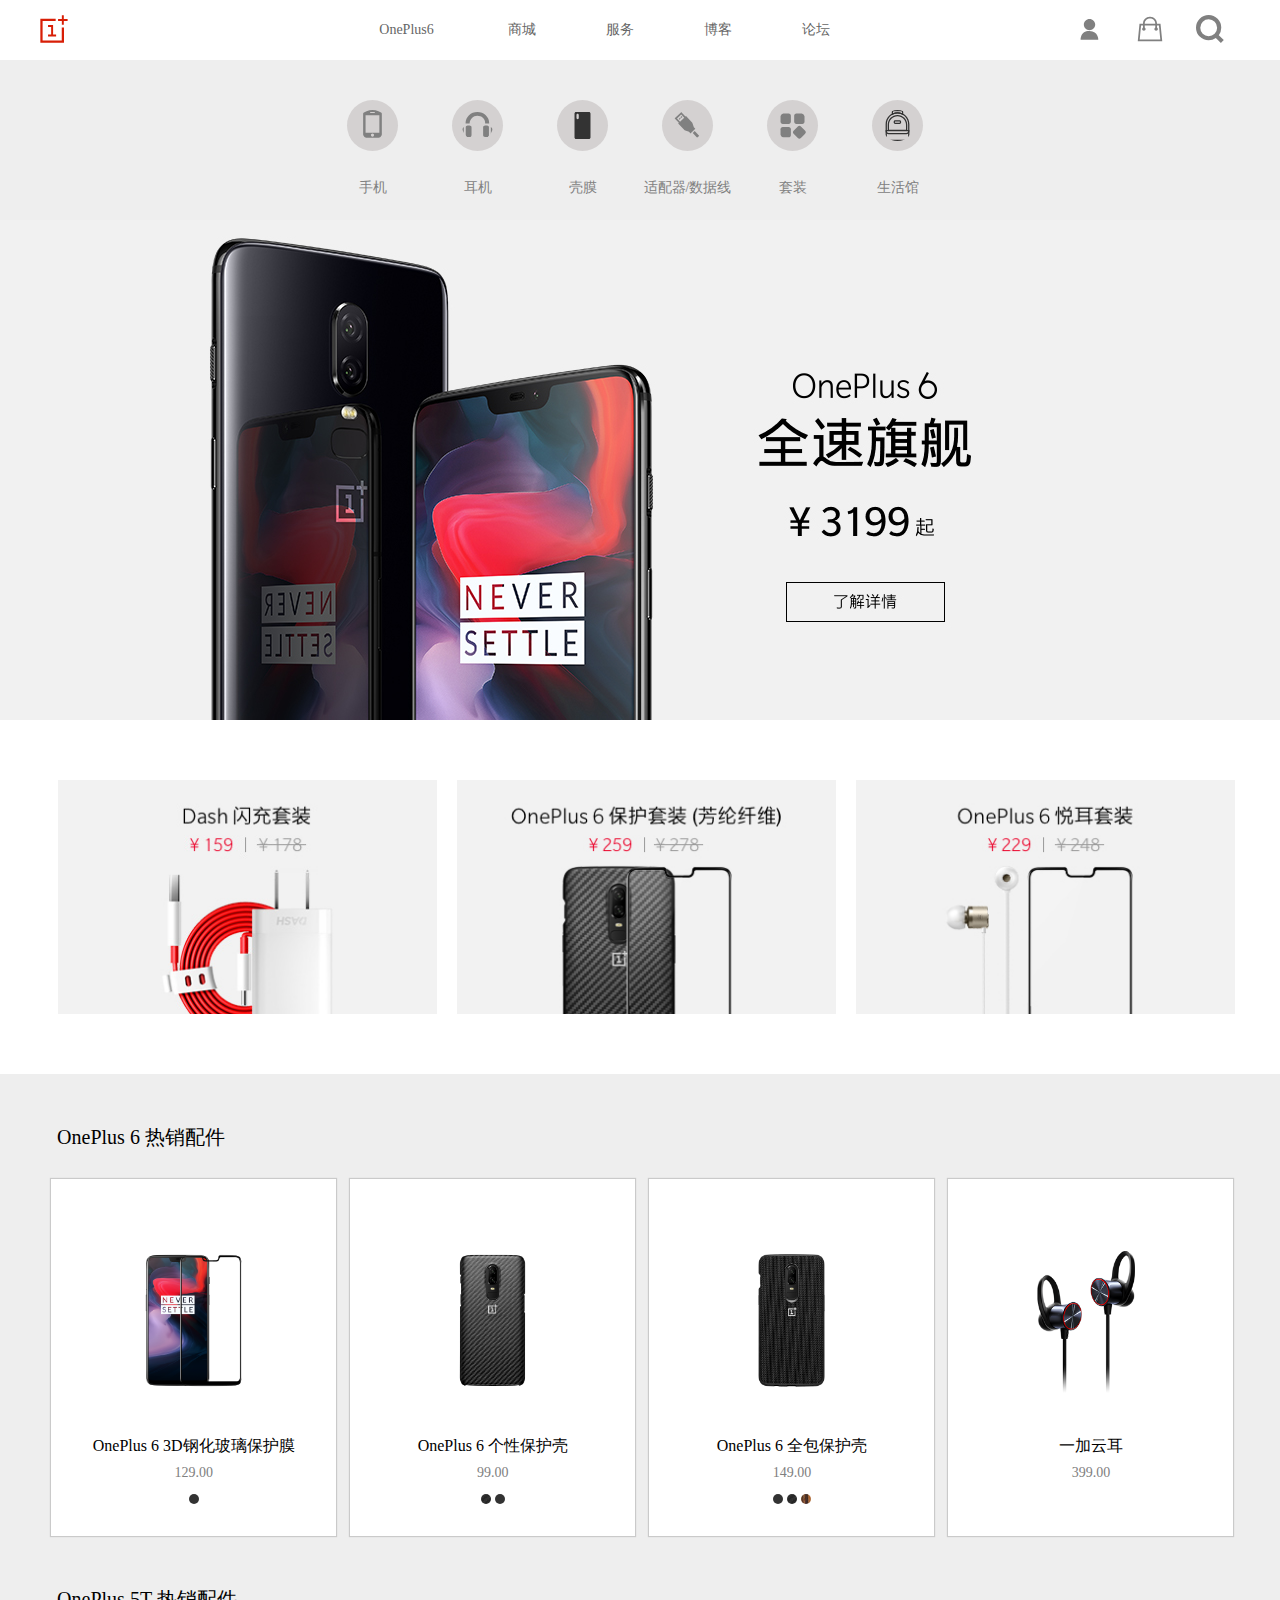
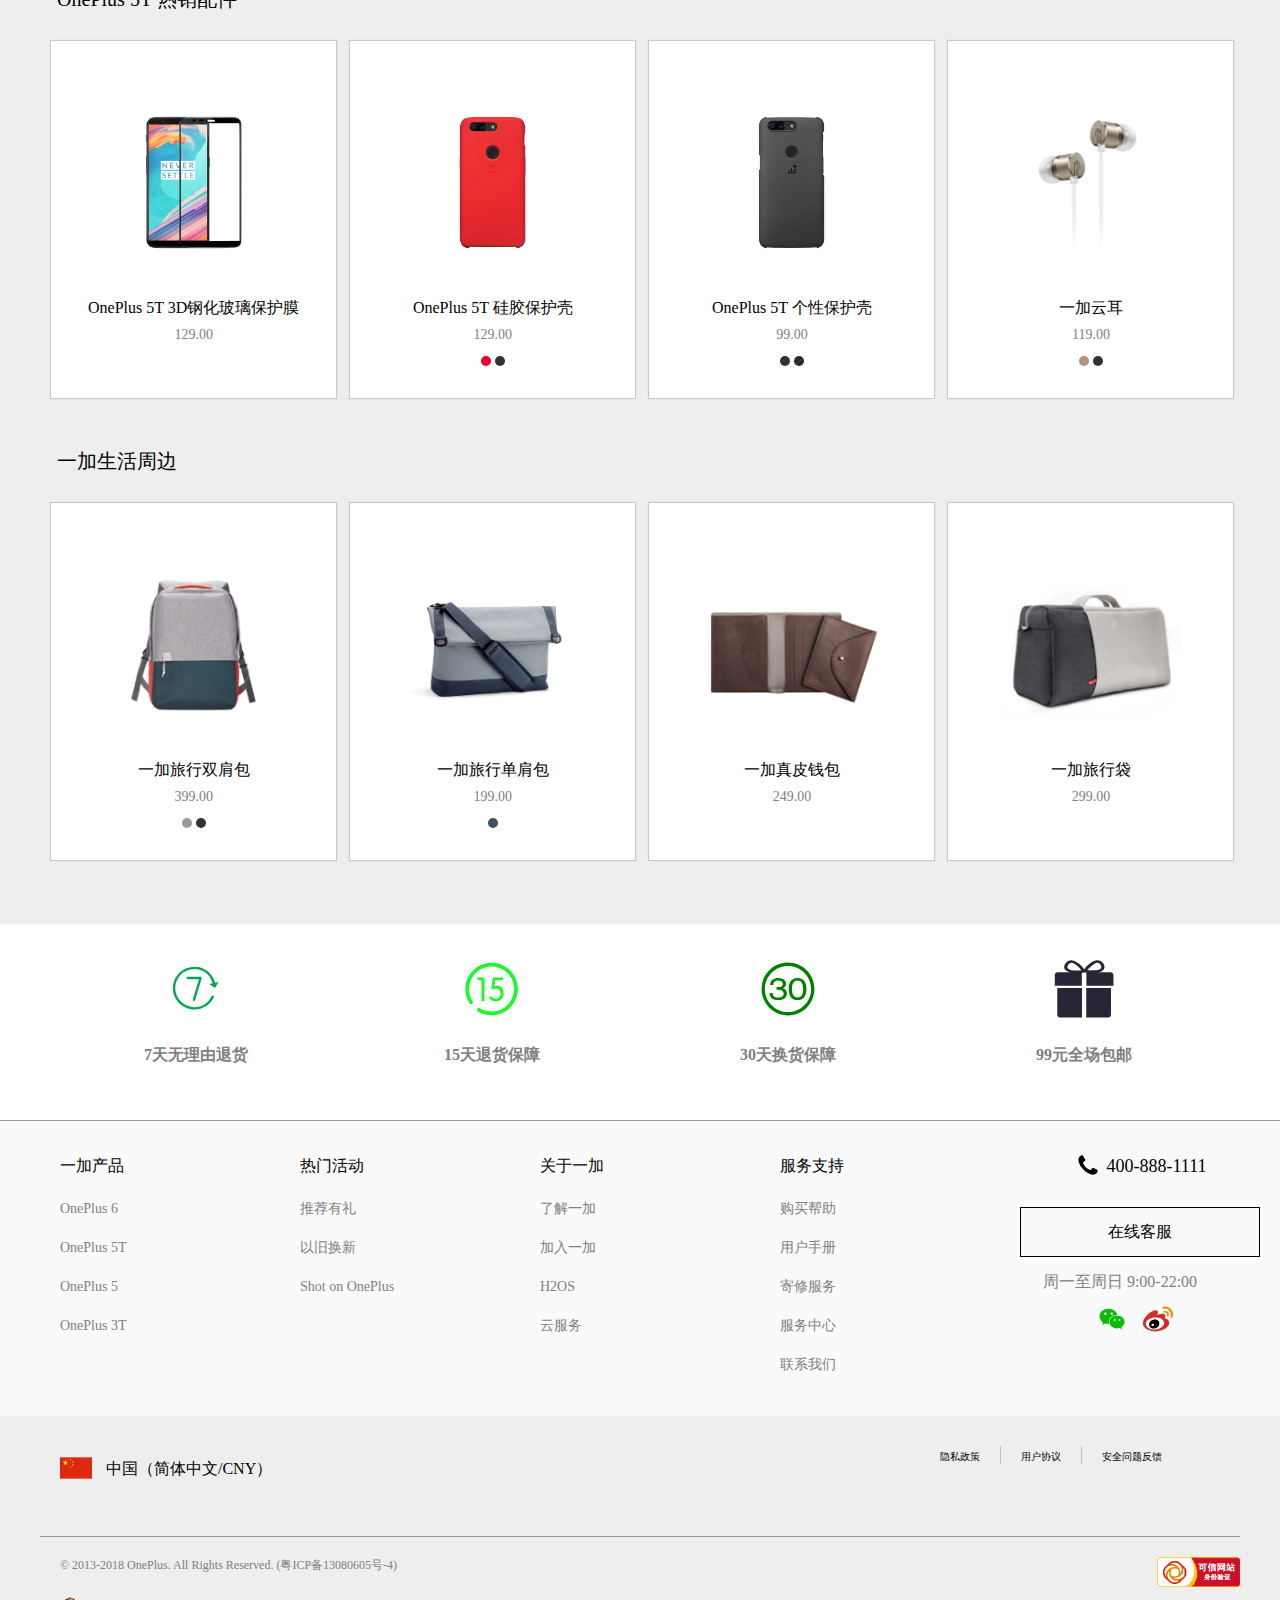
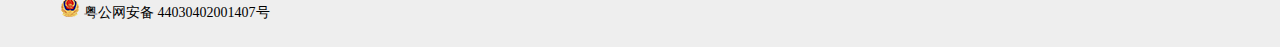
<file: shopping.html>
<!DOCTYPE html>
<html lang="en">

<head>
    <meta charset="UTF-8">
    <meta name="viewport" content="width=device-width, initial-scale=1.0">
    <meta http-equiv="X-UA-Compatible" content="ie=edge">
    <title>一加手机官网商城提供OnePlus 6、OnePlus5/5T、一加云耳、一加生活及手机配件</title>
    <script src='js/require.js' async="true" defer data-main='js/shopping_main'></script>
    <script src="iconfont/iconfont.js"></script>
    <link rel="stylesheet" href="css/reset.css">
    <link rel="stylesheet" href="css/shopping.min.css">
    <style type="text/css">
        .icon {
            width: 2em;
            height: 2em;
            vertical-align: -0.15em;
            fill: currentColor;
            overflow: hidden;
        }
    </style>
</head>

<body>
    <!-- nav -->
    <div class="nav_box">
        <div class="nav">
            <a href="index.html">
                <svg class="icon" aria-hidden="true">
                    <use xlink:href="#icon-yijia"></use>
                </svg>
            </a>
            <ul>
                <li><a href="">OnePlus6</a></li>
                <li><a href="shopping.html">商城</a></li>
                <li><a href="">服务</a></li>
                <li><a href="">博客</a></li>
                <li><a href="">论坛</a></li>
            </ul>
            <a href=""><svg class="icon" aria-hidden="true">
                    <use xlink:href="#icon-search"></use>
                </svg></a>
            <a href="" id="order">
                <svg class="icon" aria-hidden="true">
                    <use xlink:href="#icon-bag"></use>
                </svg>
            </a>
            <div id="order-info">
                <p>您的购物车里没有商品！</p>
                <a href="">去购物
                    <div id="shelter1"></div>
                </a>
            </div>
            <a href="" id="user">
                <svg class="icon" aria-hidden="true">
                    <use xlink:href="#icon-40one"></use>
                </svg>
            </a>
            <div id="user-info">
                <ul>
                    <li><a href="">订单</a></li>
                    <li><a href="">账户</a></li>
                    <li><a href="">推荐有礼</a></li>
                    <li><a id="login" href="">登陆</a></li>
                    <!-- <li><a id="logout" href="">登出</a></li> -->
                </ul>
            </div>
        </div>
    </div>
    <!-- slide -->
    <div class="slide_box">
        <div id="slide">
            <ul>
                <li><a href="">
                        <svg class="icon" aria-hidden="true">
                            <use xlink:href="#icon-shouji"></use>
                        </svg>
                        <span>手机</span>
                    </a></li>
                <li><a href="">
                        <svg class="icon" aria-hidden="true">
                            <use xlink:href="#icon-erji"></use>
                        </svg>
                        <span>耳机</span>
                    </a></li>
                <li><a href="">
                        <svg class="icon" aria-hidden="true">
                            <use xlink:href="#icon-shoujike"></use>
                        </svg>
                        <span>壳膜</span>
                    </a></li>
                <li><a href="">
                        <svg class="icon" aria-hidden="true">
                            <use xlink:href="#icon-shujuxian"></use>
                        </svg>
                        <span>适配器/数据线</span>
                    </a></li>
                <li><a href="">
                        <svg class="icon" aria-hidden="true">
                            <use xlink:href="#icon-taocan"></use>
                        </svg>
                        <span>套装</span>
                    </a></li>
                <li><a href="">
                        <svg class="icon" aria-hidden="true">
                            <use xlink:href="#icon-shubao"></use>
                        </svg>
                        <span>生活馆</span>
                    </a></li>
            </ul>
        </div>
    </div>
    <!-- banner -->
    <div id="banner">
        <a href=""></a>
    </div>
    <!-- cont1 -->
    <div class="cont1_box">
        <ul class="cont1"></ul>
    </div>
    <!-- cont2 -->
    <div class="cont2_box">
        <div class="cont2">
            <div class="op6">
                <h2>OnePlus 6 热销配件</h2>
                <ul></ul>
            </div>
            <div class="op5T">
                <h2>OnePlus 5T 热销配件</h2>
                <ul></ul>
            </div>
            <div class="life">
                <h2>一加生活周边</h2>
                <ul></ul>
            </div>
        </div>
    </div>
    <!-- footer1 -->
    <div class="footer1_box">
        <div class="footer1">
            <ul>
                <li><a href="">
                        <svg class="icon" aria-hidden="true">
                            <use xlink:href="#icon-tianwuliyoutuihuo"></use>
                        </svg>
                        <p>7天无理由退货</p>
                    </a></li>
                <li><a href="">
                        <svg class="icon" aria-hidden="true">
                            <use xlink:href="#icon-15tianwuliyoutuihuo"></use>
                        </svg>
                        <p>15天退货保障</p>
                    </a></li>
                <li><a href="">
                        <svg class="icon" aria-hidden="true">
                            <use xlink:href="#icon-30"></use>
                        </svg>
                        <p>30天换货保障</p>
                    </a></li>
                <li><a href="">
                        <svg class="icon" aria-hidden="true">
                            <use xlink:href="#icon-bajiefuli"></use>
                        </svg>
                        <p>99元全场包邮</p>
                    </a></li>
            </ul>
        </div>
    </div>
    <!-- footer2 -->
    <div class="footer2_box">
        <div class="footer2">
            <dl>
                <dt>一加产品</dt>
                <dd><a href="">OnePlus 6</a></dd>
                <dd><a href="">OnePlus 5T</a></dd>
                <dd><a href="">OnePlus 5</a></dd>
                <dd><a href="">OnePlus 3T</a></dd>
            </dl>
            <dl>
                <dt>热门活动</dt>
                <dd><a href="">推荐有礼</a></dd>
                <dd><a href="">以旧换新</a></dd>
                <dd><a href="">Shot on OnePlus</a></dd>
            </dl>
            <dl>
                <dt>关于一加</dt>
                <dd><a href="">了解一加</a></dd>
                <dd><a href="">加入一加</a></dd>
                <dd><a href="">H2OS</a></dd>
                <dd><a href="">云服务</a></dd>
            </dl>
            <dl>
                <dt>服务支持</dt>
                <dd><a href="">购买帮助</a></dd>
                <dd><a href="">用户手册</a></dd>
                <dd><a href="">寄修服务</a></dd>
                <dd><a href="">服务中心</a></dd>
                <dd><a href="">联系我们</a></dd>
            </dl>
            <dl>
                <a href="" class="phone">
                    <svg class="icon" aria-hidden="true">
                        <use xlink:href="#icon-phone"></use>
                        <i>400-888-1111</i>
                    </svg>
                </a>
                <a href="" class="online">在线客服
                    <div id="shelter3"></div>
                </a>
                <p class="time">周一至周日 9:00-22:00</p>
                <p class="pic">
                    <img src="images/f26d7e3fbe8ce7c4f3bd30d6b5be1ee5.png" alt="">
                    <svg id="wechat" class="icon" aria-hidden="true">
                        <use xlink:href="#icon-weixin1"></use>
                    </svg>
                    <svg class="icon" aria-hidden="true">
                        <use xlink:href="#icon-weibo1"></use>
                    </svg>
                </p>
            </dl>
        </div>
    </div>
    <!-- footer3 -->
    <div class="footer3_box">
        <div class="footer3">
            <div>
                <a href="">
                    <svg class="icon" aria-hidden="true">
                        <use xlink:href="#icon-cn"></use>
                    </svg>
                    <i>中国（简体中文/CNY）</i>
                </a>
                <ul>
                    <li><a href="">隐私政策</a></li>
                    <li><a href="">用户协议</a></li>
                    <li><a href="">安全问题反馈</a></li>
                </ul>
            </div>
            <div>
                <p>© 2013-2018 OnePlus. All Rights Reserved. (粤ICP备13080605号-4)</p>
                <img src="images/cnnic.png" alt="">
                <a href="">
                    <img src="images/badge.png" alt="">
                    <i>粤公网安备 44030402001407号</i>
                </a>
            </div>
        </div>
    </div>
</body>

</html>
</file>
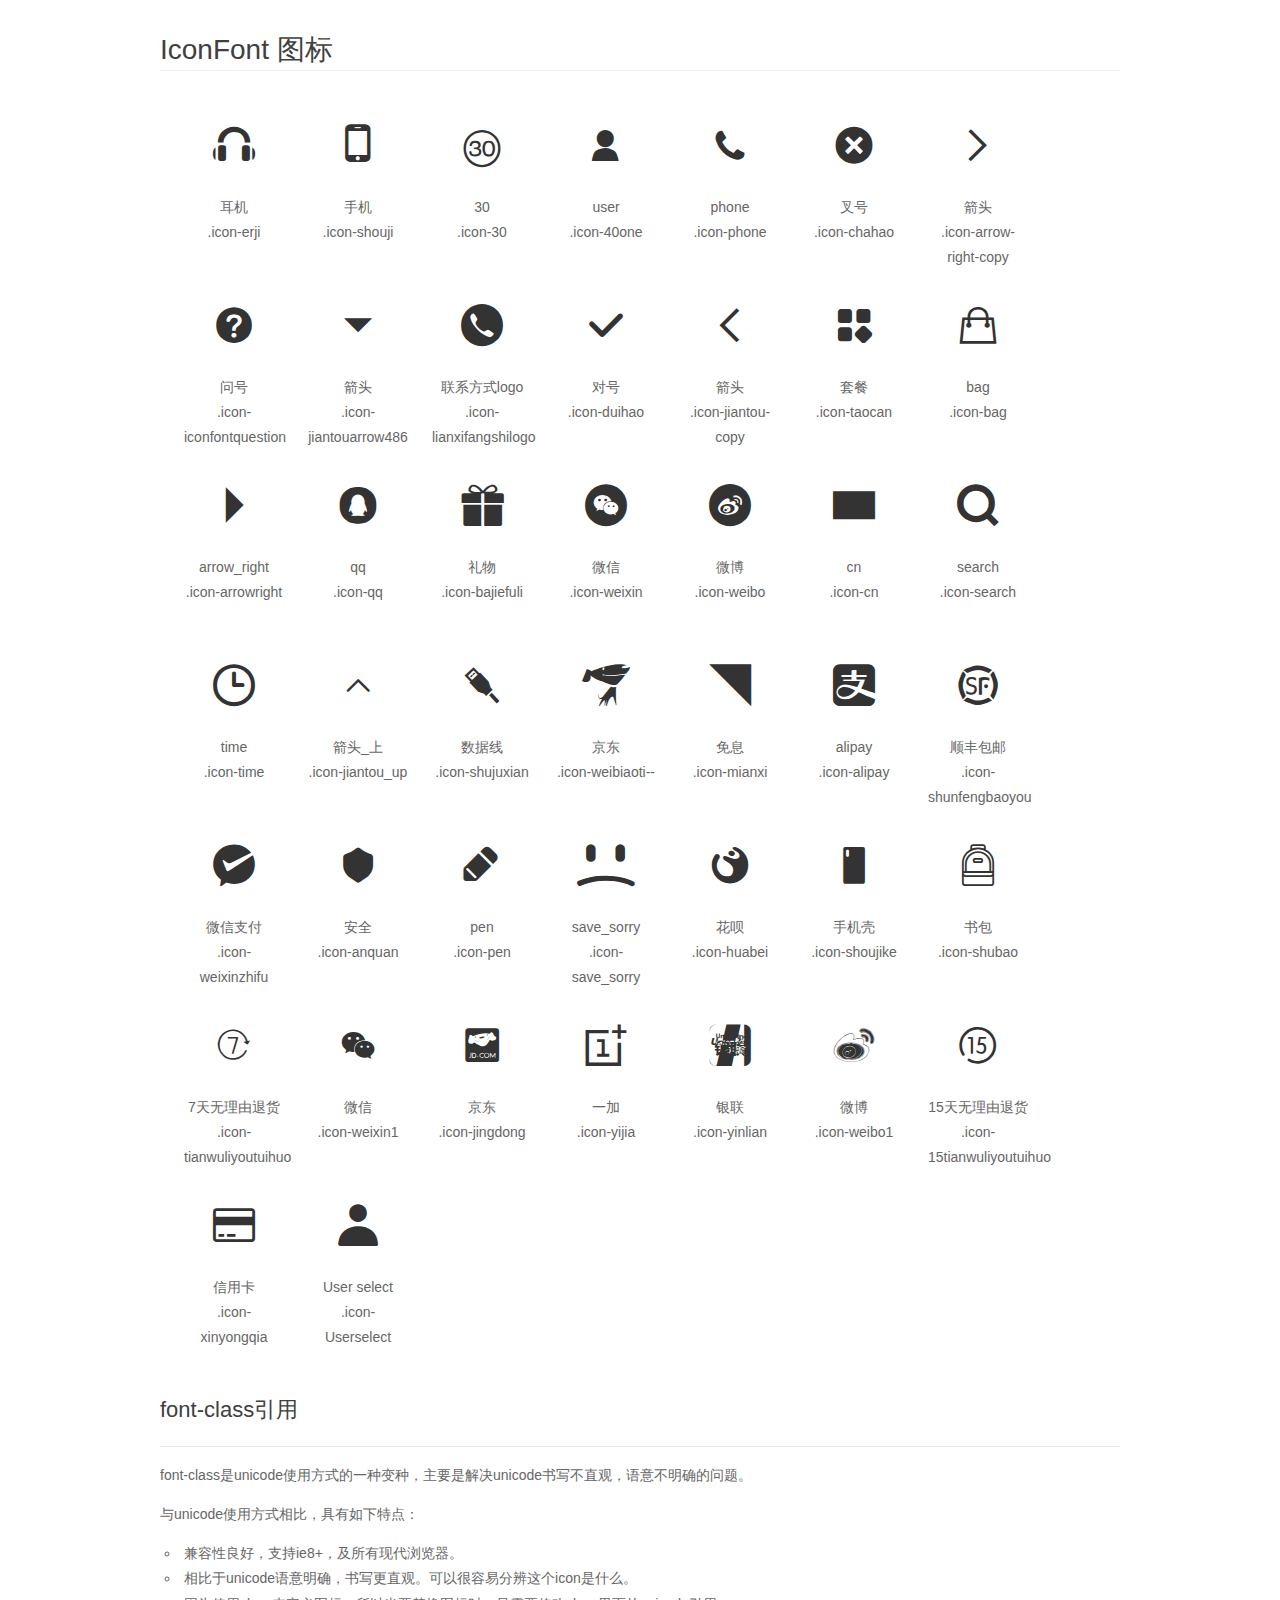
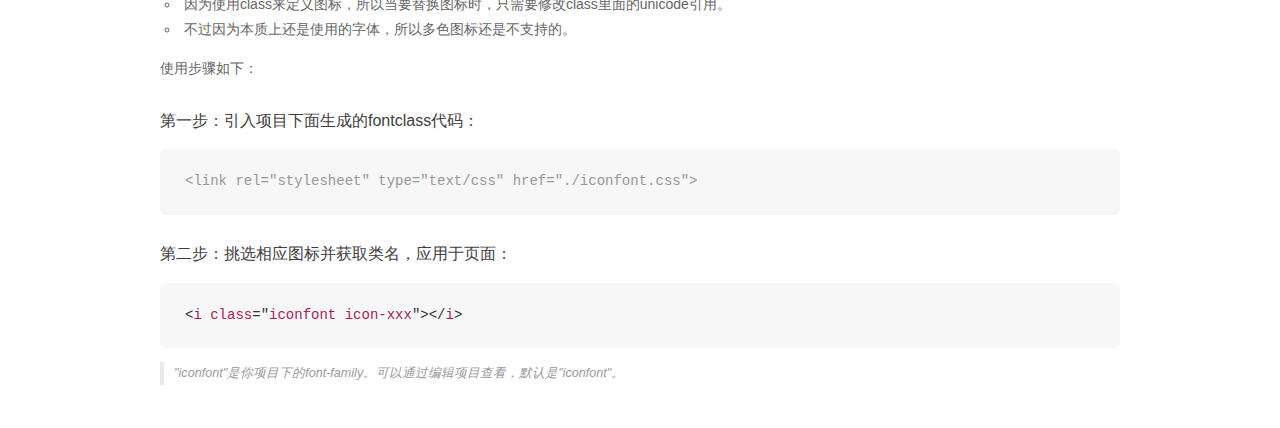
<file: iconfont/demo_fontclass.html>
<!DOCTYPE html>
<html>
<head>
    <meta charset="utf-8"/>
    <title>IconFont</title>
    <link rel="stylesheet" href="demo.css">
    <link rel="stylesheet" href="iconfont.css">
</head>
<body>
    <div class="main markdown">
        <h1>IconFont 图标</h1>
        <ul class="icon_lists clear">
            
                <li>
                <i class="icon iconfont icon-erji"></i>
                    <div class="name">耳机</div>
                    <div class="fontclass">.icon-erji</div>
                </li>
            
                <li>
                <i class="icon iconfont icon-shouji"></i>
                    <div class="name">手机</div>
                    <div class="fontclass">.icon-shouji</div>
                </li>
            
                <li>
                <i class="icon iconfont icon-30"></i>
                    <div class="name">30</div>
                    <div class="fontclass">.icon-30</div>
                </li>
            
                <li>
                <i class="icon iconfont icon-40one"></i>
                    <div class="name">user</div>
                    <div class="fontclass">.icon-40one</div>
                </li>
            
                <li>
                <i class="icon iconfont icon-phone"></i>
                    <div class="name">phone</div>
                    <div class="fontclass">.icon-phone</div>
                </li>
            
                <li>
                <i class="icon iconfont icon-chahao"></i>
                    <div class="name">叉号</div>
                    <div class="fontclass">.icon-chahao</div>
                </li>
            
                <li>
                <i class="icon iconfont icon-arrow-right-copy"></i>
                    <div class="name">箭头</div>
                    <div class="fontclass">.icon-arrow-right-copy</div>
                </li>
            
                <li>
                <i class="icon iconfont icon-iconfontquestion"></i>
                    <div class="name">问号</div>
                    <div class="fontclass">.icon-iconfontquestion</div>
                </li>
            
                <li>
                <i class="icon iconfont icon-jiantouarrow486"></i>
                    <div class="name">箭头</div>
                    <div class="fontclass">.icon-jiantouarrow486</div>
                </li>
            
                <li>
                <i class="icon iconfont icon-lianxifangshilogo"></i>
                    <div class="name">联系方式logo</div>
                    <div class="fontclass">.icon-lianxifangshilogo</div>
                </li>
            
                <li>
                <i class="icon iconfont icon-duihao"></i>
                    <div class="name">对号</div>
                    <div class="fontclass">.icon-duihao</div>
                </li>
            
                <li>
                <i class="icon iconfont icon-jiantou-copy"></i>
                    <div class="name">箭头</div>
                    <div class="fontclass">.icon-jiantou-copy</div>
                </li>
            
                <li>
                <i class="icon iconfont icon-taocan"></i>
                    <div class="name">套餐</div>
                    <div class="fontclass">.icon-taocan</div>
                </li>
            
                <li>
                <i class="icon iconfont icon-bag"></i>
                    <div class="name">bag</div>
                    <div class="fontclass">.icon-bag</div>
                </li>
            
                <li>
                <i class="icon iconfont icon-arrowright"></i>
                    <div class="name">arrow_right</div>
                    <div class="fontclass">.icon-arrowright</div>
                </li>
            
                <li>
                <i class="icon iconfont icon-qq"></i>
                    <div class="name">qq</div>
                    <div class="fontclass">.icon-qq</div>
                </li>
            
                <li>
                <i class="icon iconfont icon-bajiefuli"></i>
                    <div class="name">礼物</div>
                    <div class="fontclass">.icon-bajiefuli</div>
                </li>
            
                <li>
                <i class="icon iconfont icon-weixin"></i>
                    <div class="name">微信</div>
                    <div class="fontclass">.icon-weixin</div>
                </li>
            
                <li>
                <i class="icon iconfont icon-weibo"></i>
                    <div class="name">微博</div>
                    <div class="fontclass">.icon-weibo</div>
                </li>
            
                <li>
                <i class="icon iconfont icon-cn"></i>
                    <div class="name">cn</div>
                    <div class="fontclass">.icon-cn</div>
                </li>
            
                <li>
                <i class="icon iconfont icon-search"></i>
                    <div class="name">search</div>
                    <div class="fontclass">.icon-search</div>
                </li>
            
                <li>
                <i class="icon iconfont icon-time"></i>
                    <div class="name">time</div>
                    <div class="fontclass">.icon-time</div>
                </li>
            
                <li>
                <i class="icon iconfont icon-jiantou_up"></i>
                    <div class="name">箭头_上</div>
                    <div class="fontclass">.icon-jiantou_up</div>
                </li>
            
                <li>
                <i class="icon iconfont icon-shujuxian"></i>
                    <div class="name">数据线</div>
                    <div class="fontclass">.icon-shujuxian</div>
                </li>
            
                <li>
                <i class="icon iconfont icon-weibiaoti--"></i>
                    <div class="name">京东</div>
                    <div class="fontclass">.icon-weibiaoti--</div>
                </li>
            
                <li>
                <i class="icon iconfont icon-mianxi"></i>
                    <div class="name">免息</div>
                    <div class="fontclass">.icon-mianxi</div>
                </li>
            
                <li>
                <i class="icon iconfont icon-alipay"></i>
                    <div class="name">alipay</div>
                    <div class="fontclass">.icon-alipay</div>
                </li>
            
                <li>
                <i class="icon iconfont icon-shunfengbaoyou"></i>
                    <div class="name">顺丰包邮</div>
                    <div class="fontclass">.icon-shunfengbaoyou</div>
                </li>
            
                <li>
                <i class="icon iconfont icon-weixinzhifu"></i>
                    <div class="name">微信支付</div>
                    <div class="fontclass">.icon-weixinzhifu</div>
                </li>
            
                <li>
                <i class="icon iconfont icon-anquan"></i>
                    <div class="name">安全</div>
                    <div class="fontclass">.icon-anquan</div>
                </li>
            
                <li>
                <i class="icon iconfont icon-pen"></i>
                    <div class="name">pen</div>
                    <div class="fontclass">.icon-pen</div>
                </li>
            
                <li>
                <i class="icon iconfont icon-save_sorry"></i>
                    <div class="name">save_sorry</div>
                    <div class="fontclass">.icon-save_sorry</div>
                </li>
            
                <li>
                <i class="icon iconfont icon-huabei"></i>
                    <div class="name">花呗</div>
                    <div class="fontclass">.icon-huabei</div>
                </li>
            
                <li>
                <i class="icon iconfont icon-shoujike"></i>
                    <div class="name">手机壳</div>
                    <div class="fontclass">.icon-shoujike</div>
                </li>
            
                <li>
                <i class="icon iconfont icon-shubao"></i>
                    <div class="name">书包</div>
                    <div class="fontclass">.icon-shubao</div>
                </li>
            
                <li>
                <i class="icon iconfont icon-tianwuliyoutuihuo"></i>
                    <div class="name">7天无理由退货</div>
                    <div class="fontclass">.icon-tianwuliyoutuihuo</div>
                </li>
            
                <li>
                <i class="icon iconfont icon-weixin1"></i>
                    <div class="name">微信</div>
                    <div class="fontclass">.icon-weixin1</div>
                </li>
            
                <li>
                <i class="icon iconfont icon-jingdong"></i>
                    <div class="name">京东</div>
                    <div class="fontclass">.icon-jingdong</div>
                </li>
            
                <li>
                <i class="icon iconfont icon-yijia"></i>
                    <div class="name">一加</div>
                    <div class="fontclass">.icon-yijia</div>
                </li>
            
                <li>
                <i class="icon iconfont icon-yinlian"></i>
                    <div class="name">银联</div>
                    <div class="fontclass">.icon-yinlian</div>
                </li>
            
                <li>
                <i class="icon iconfont icon-weibo1"></i>
                    <div class="name">微博</div>
                    <div class="fontclass">.icon-weibo1</div>
                </li>
            
                <li>
                <i class="icon iconfont icon-15tianwuliyoutuihuo"></i>
                    <div class="name">15天无理由退货</div>
                    <div class="fontclass">.icon-15tianwuliyoutuihuo</div>
                </li>
            
                <li>
                <i class="icon iconfont icon-xinyongqia"></i>
                    <div class="name">信用卡</div>
                    <div class="fontclass">.icon-xinyongqia</div>
                </li>
            
                <li>
                <i class="icon iconfont icon-Userselect"></i>
                    <div class="name">User select</div>
                    <div class="fontclass">.icon-Userselect</div>
                </li>
            
        </ul>

        <h2 id="font-class-">font-class引用</h2>
        <hr>

        <p>font-class是unicode使用方式的一种变种，主要是解决unicode书写不直观，语意不明确的问题。</p>
        <p>与unicode使用方式相比，具有如下特点：</p>
        <ul>
        <li>兼容性良好，支持ie8+，及所有现代浏览器。</li>
        <li>相比于unicode语意明确，书写更直观。可以很容易分辨这个icon是什么。</li>
        <li>因为使用class来定义图标，所以当要替换图标时，只需要修改class里面的unicode引用。</li>
        <li>不过因为本质上还是使用的字体，所以多色图标还是不支持的。</li>
        </ul>
        <p>使用步骤如下：</p>
        <h3 id="-fontclass-">第一步：引入项目下面生成的fontclass代码：</h3>


        <pre><code class="lang-js hljs javascript"><span class="hljs-comment">&lt;link rel="stylesheet" type="text/css" href="./iconfont.css"&gt;</span></code></pre>
        <h3 id="-">第二步：挑选相应图标并获取类名，应用于页面：</h3>
        <pre><code class="lang-css hljs">&lt;<span class="hljs-selector-tag">i</span> <span class="hljs-selector-tag">class</span>="<span class="hljs-selector-tag">iconfont</span> <span class="hljs-selector-tag">icon-xxx</span>"&gt;&lt;/<span class="hljs-selector-tag">i</span>&gt;</code></pre>
        <blockquote>
        <p>"iconfont"是你项目下的font-family。可以通过编辑项目查看，默认是"iconfont"。</p>
        </blockquote>
    </div>
</body>
</html>
</file>
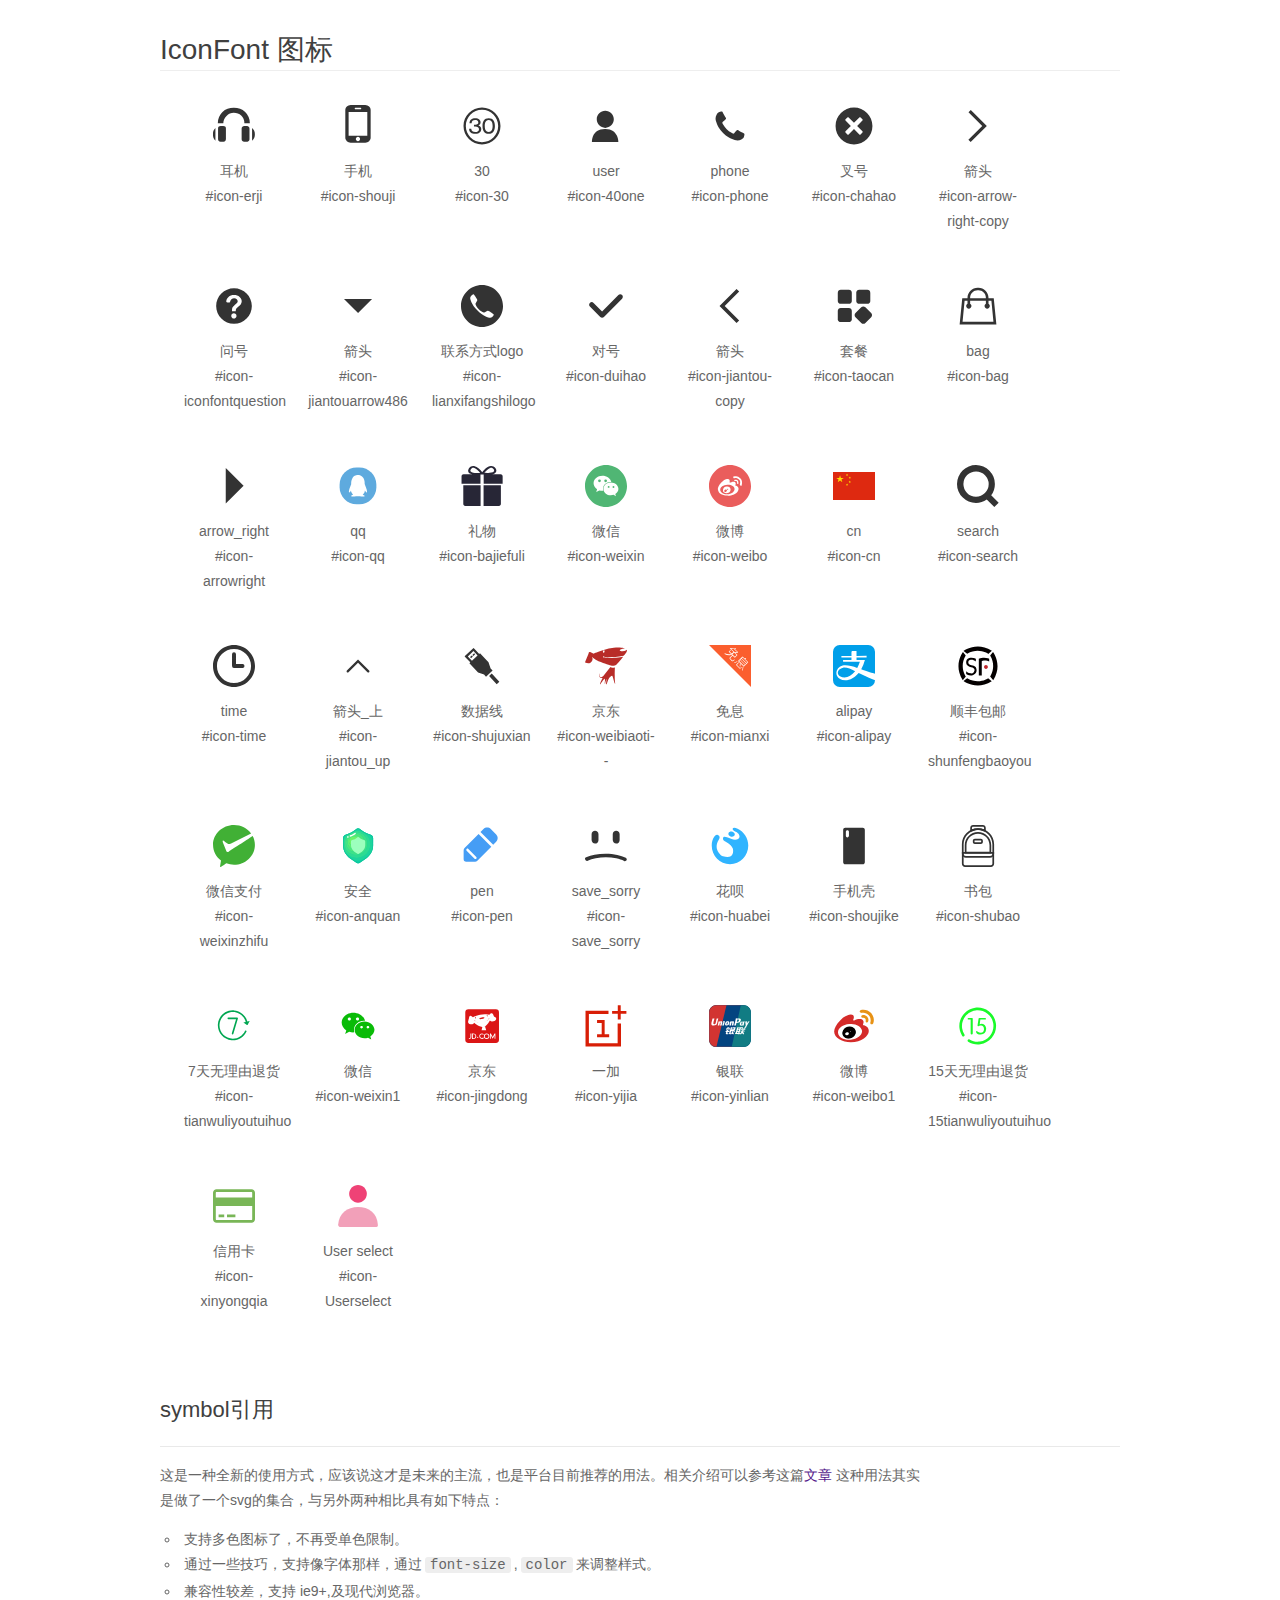
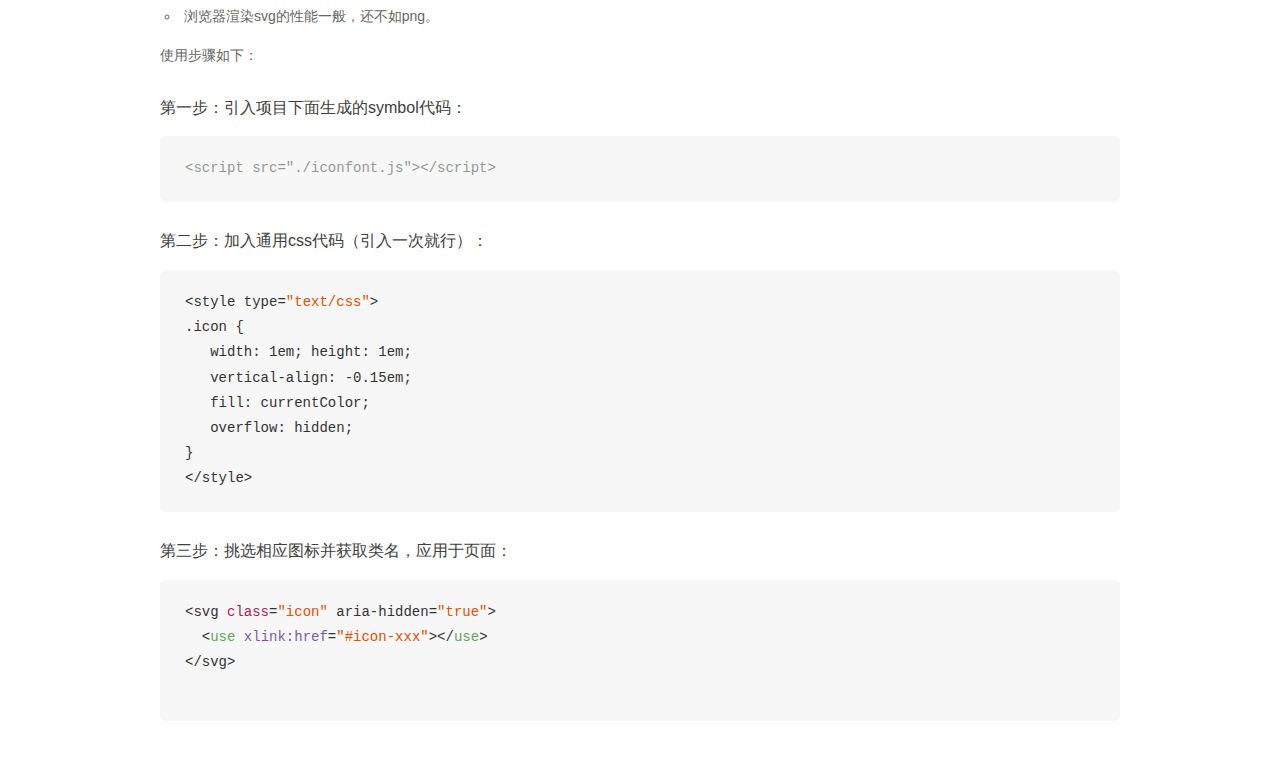
<file: iconfont/demo_symbol.html>
<!DOCTYPE html>
<html>
<head>
    <meta charset="utf-8"/>
    <title>IconFont</title>
    <link rel="stylesheet" href="demo.css">
    <script src="iconfont.js"></script>

    <style type="text/css">
        .icon {
          /* 通过设置 font-size 来改变图标大小 */
          width: 1em; height: 1em;
          /* 图标和文字相邻时，垂直对齐 */
          vertical-align: -0.15em;
          /* 通过设置 color 来改变 SVG 的颜色/fill */
          fill: currentColor;
          /* path 和 stroke 溢出 viewBox 部分在 IE 下会显示
             normalize.css 中也包含这行 */
          overflow: hidden;
        }

    </style>
</head>
<body>
    <div class="main markdown">
        <h1>IconFont 图标</h1>
        <ul class="icon_lists clear">
            
                <li>
                    <svg class="icon" aria-hidden="true">
                        <use xlink:href="#icon-erji"></use>
                    </svg>
                    <div class="name">耳机</div>
                    <div class="fontclass">#icon-erji</div>
                </li>
            
                <li>
                    <svg class="icon" aria-hidden="true">
                        <use xlink:href="#icon-shouji"></use>
                    </svg>
                    <div class="name">手机</div>
                    <div class="fontclass">#icon-shouji</div>
                </li>
            
                <li>
                    <svg class="icon" aria-hidden="true">
                        <use xlink:href="#icon-30"></use>
                    </svg>
                    <div class="name">30</div>
                    <div class="fontclass">#icon-30</div>
                </li>
            
                <li>
                    <svg class="icon" aria-hidden="true">
                        <use xlink:href="#icon-40one"></use>
                    </svg>
                    <div class="name">user</div>
                    <div class="fontclass">#icon-40one</div>
                </li>
            
                <li>
                    <svg class="icon" aria-hidden="true">
                        <use xlink:href="#icon-phone"></use>
                    </svg>
                    <div class="name">phone</div>
                    <div class="fontclass">#icon-phone</div>
                </li>
            
                <li>
                    <svg class="icon" aria-hidden="true">
                        <use xlink:href="#icon-chahao"></use>
                    </svg>
                    <div class="name">叉号</div>
                    <div class="fontclass">#icon-chahao</div>
                </li>
            
                <li>
                    <svg class="icon" aria-hidden="true">
                        <use xlink:href="#icon-arrow-right-copy"></use>
                    </svg>
                    <div class="name">箭头</div>
                    <div class="fontclass">#icon-arrow-right-copy</div>
                </li>
            
                <li>
                    <svg class="icon" aria-hidden="true">
                        <use xlink:href="#icon-iconfontquestion"></use>
                    </svg>
                    <div class="name">问号</div>
                    <div class="fontclass">#icon-iconfontquestion</div>
                </li>
            
                <li>
                    <svg class="icon" aria-hidden="true">
                        <use xlink:href="#icon-jiantouarrow486"></use>
                    </svg>
                    <div class="name">箭头</div>
                    <div class="fontclass">#icon-jiantouarrow486</div>
                </li>
            
                <li>
                    <svg class="icon" aria-hidden="true">
                        <use xlink:href="#icon-lianxifangshilogo"></use>
                    </svg>
                    <div class="name">联系方式logo</div>
                    <div class="fontclass">#icon-lianxifangshilogo</div>
                </li>
            
                <li>
                    <svg class="icon" aria-hidden="true">
                        <use xlink:href="#icon-duihao"></use>
                    </svg>
                    <div class="name">对号</div>
                    <div class="fontclass">#icon-duihao</div>
                </li>
            
                <li>
                    <svg class="icon" aria-hidden="true">
                        <use xlink:href="#icon-jiantou-copy"></use>
                    </svg>
                    <div class="name">箭头</div>
                    <div class="fontclass">#icon-jiantou-copy</div>
                </li>
            
                <li>
                    <svg class="icon" aria-hidden="true">
                        <use xlink:href="#icon-taocan"></use>
                    </svg>
                    <div class="name">套餐</div>
                    <div class="fontclass">#icon-taocan</div>
                </li>
            
                <li>
                    <svg class="icon" aria-hidden="true">
                        <use xlink:href="#icon-bag"></use>
                    </svg>
                    <div class="name">bag</div>
                    <div class="fontclass">#icon-bag</div>
                </li>
            
                <li>
                    <svg class="icon" aria-hidden="true">
                        <use xlink:href="#icon-arrowright"></use>
                    </svg>
                    <div class="name">arrow_right</div>
                    <div class="fontclass">#icon-arrowright</div>
                </li>
            
                <li>
                    <svg class="icon" aria-hidden="true">
                        <use xlink:href="#icon-qq"></use>
                    </svg>
                    <div class="name">qq</div>
                    <div class="fontclass">#icon-qq</div>
                </li>
            
                <li>
                    <svg class="icon" aria-hidden="true">
                        <use xlink:href="#icon-bajiefuli"></use>
                    </svg>
                    <div class="name">礼物</div>
                    <div class="fontclass">#icon-bajiefuli</div>
                </li>
            
                <li>
                    <svg class="icon" aria-hidden="true">
                        <use xlink:href="#icon-weixin"></use>
                    </svg>
                    <div class="name">微信</div>
                    <div class="fontclass">#icon-weixin</div>
                </li>
            
                <li>
                    <svg class="icon" aria-hidden="true">
                        <use xlink:href="#icon-weibo"></use>
                    </svg>
                    <div class="name">微博</div>
                    <div class="fontclass">#icon-weibo</div>
                </li>
            
                <li>
                    <svg class="icon" aria-hidden="true">
                        <use xlink:href="#icon-cn"></use>
                    </svg>
                    <div class="name">cn</div>
                    <div class="fontclass">#icon-cn</div>
                </li>
            
                <li>
                    <svg class="icon" aria-hidden="true">
                        <use xlink:href="#icon-search"></use>
                    </svg>
                    <div class="name">search</div>
                    <div class="fontclass">#icon-search</div>
                </li>
            
                <li>
                    <svg class="icon" aria-hidden="true">
                        <use xlink:href="#icon-time"></use>
                    </svg>
                    <div class="name">time</div>
                    <div class="fontclass">#icon-time</div>
                </li>
            
                <li>
                    <svg class="icon" aria-hidden="true">
                        <use xlink:href="#icon-jiantou_up"></use>
                    </svg>
                    <div class="name">箭头_上</div>
                    <div class="fontclass">#icon-jiantou_up</div>
                </li>
            
                <li>
                    <svg class="icon" aria-hidden="true">
                        <use xlink:href="#icon-shujuxian"></use>
                    </svg>
                    <div class="name">数据线</div>
                    <div class="fontclass">#icon-shujuxian</div>
                </li>
            
                <li>
                    <svg class="icon" aria-hidden="true">
                        <use xlink:href="#icon-weibiaoti--"></use>
                    </svg>
                    <div class="name">京东</div>
                    <div class="fontclass">#icon-weibiaoti--</div>
                </li>
            
                <li>
                    <svg class="icon" aria-hidden="true">
                        <use xlink:href="#icon-mianxi"></use>
                    </svg>
                    <div class="name">免息</div>
                    <div class="fontclass">#icon-mianxi</div>
                </li>
            
                <li>
                    <svg class="icon" aria-hidden="true">
                        <use xlink:href="#icon-alipay"></use>
                    </svg>
                    <div class="name">alipay</div>
                    <div class="fontclass">#icon-alipay</div>
                </li>
            
                <li>
                    <svg class="icon" aria-hidden="true">
                        <use xlink:href="#icon-shunfengbaoyou"></use>
                    </svg>
                    <div class="name">顺丰包邮</div>
                    <div class="fontclass">#icon-shunfengbaoyou</div>
                </li>
            
                <li>
                    <svg class="icon" aria-hidden="true">
                        <use xlink:href="#icon-weixinzhifu"></use>
                    </svg>
                    <div class="name">微信支付</div>
                    <div class="fontclass">#icon-weixinzhifu</div>
                </li>
            
                <li>
                    <svg class="icon" aria-hidden="true">
                        <use xlink:href="#icon-anquan"></use>
                    </svg>
                    <div class="name">安全</div>
                    <div class="fontclass">#icon-anquan</div>
                </li>
            
                <li>
                    <svg class="icon" aria-hidden="true">
                        <use xlink:href="#icon-pen"></use>
                    </svg>
                    <div class="name">pen</div>
                    <div class="fontclass">#icon-pen</div>
                </li>
            
                <li>
                    <svg class="icon" aria-hidden="true">
                        <use xlink:href="#icon-save_sorry"></use>
                    </svg>
                    <div class="name">save_sorry</div>
                    <div class="fontclass">#icon-save_sorry</div>
                </li>
            
                <li>
                    <svg class="icon" aria-hidden="true">
                        <use xlink:href="#icon-huabei"></use>
                    </svg>
                    <div class="name">花呗</div>
                    <div class="fontclass">#icon-huabei</div>
                </li>
            
                <li>
                    <svg class="icon" aria-hidden="true">
                        <use xlink:href="#icon-shoujike"></use>
                    </svg>
                    <div class="name">手机壳</div>
                    <div class="fontclass">#icon-shoujike</div>
                </li>
            
                <li>
                    <svg class="icon" aria-hidden="true">
                        <use xlink:href="#icon-shubao"></use>
                    </svg>
                    <div class="name">书包</div>
                    <div class="fontclass">#icon-shubao</div>
                </li>
            
                <li>
                    <svg class="icon" aria-hidden="true">
                        <use xlink:href="#icon-tianwuliyoutuihuo"></use>
                    </svg>
                    <div class="name">7天无理由退货</div>
                    <div class="fontclass">#icon-tianwuliyoutuihuo</div>
                </li>
            
                <li>
                    <svg class="icon" aria-hidden="true">
                        <use xlink:href="#icon-weixin1"></use>
                    </svg>
                    <div class="name">微信</div>
                    <div class="fontclass">#icon-weixin1</div>
                </li>
            
                <li>
                    <svg class="icon" aria-hidden="true">
                        <use xlink:href="#icon-jingdong"></use>
                    </svg>
                    <div class="name">京东</div>
                    <div class="fontclass">#icon-jingdong</div>
                </li>
            
                <li>
                    <svg class="icon" aria-hidden="true">
                        <use xlink:href="#icon-yijia"></use>
                    </svg>
                    <div class="name">一加</div>
                    <div class="fontclass">#icon-yijia</div>
                </li>
            
                <li>
                    <svg class="icon" aria-hidden="true">
                        <use xlink:href="#icon-yinlian"></use>
                    </svg>
                    <div class="name">银联</div>
                    <div class="fontclass">#icon-yinlian</div>
                </li>
            
                <li>
                    <svg class="icon" aria-hidden="true">
                        <use xlink:href="#icon-weibo1"></use>
                    </svg>
                    <div class="name">微博</div>
                    <div class="fontclass">#icon-weibo1</div>
                </li>
            
                <li>
                    <svg class="icon" aria-hidden="true">
                        <use xlink:href="#icon-15tianwuliyoutuihuo"></use>
                    </svg>
                    <div class="name">15天无理由退货</div>
                    <div class="fontclass">#icon-15tianwuliyoutuihuo</div>
                </li>
            
                <li>
                    <svg class="icon" aria-hidden="true">
                        <use xlink:href="#icon-xinyongqia"></use>
                    </svg>
                    <div class="name">信用卡</div>
                    <div class="fontclass">#icon-xinyongqia</div>
                </li>
            
                <li>
                    <svg class="icon" aria-hidden="true">
                        <use xlink:href="#icon-Userselect"></use>
                    </svg>
                    <div class="name">User select</div>
                    <div class="fontclass">#icon-Userselect</div>
                </li>
            
        </ul>


        <h2 id="symbol-">symbol引用</h2>
        <hr>

        <p>这是一种全新的使用方式，应该说这才是未来的主流，也是平台目前推荐的用法。相关介绍可以参考这篇<a href="">文章</a>
        这种用法其实是做了一个svg的集合，与另外两种相比具有如下特点：</p>
        <ul>
          <li>支持多色图标了，不再受单色限制。</li>
          <li>通过一些技巧，支持像字体那样，通过<code>font-size</code>,<code>color</code>来调整样式。</li>
          <li>兼容性较差，支持 ie9+,及现代浏览器。</li>
          <li>浏览器渲染svg的性能一般，还不如png。</li>
        </ul>
        <p>使用步骤如下：</p>
        <h3 id="-symbol-">第一步：引入项目下面生成的symbol代码：</h3>
        <pre><code class="lang-js hljs javascript"><span class="hljs-comment">&lt;script src="./iconfont.js"&gt;&lt;/script&gt;</span></code></pre>
        <h3 id="-css-">第二步：加入通用css代码（引入一次就行）：</h3>
        <pre><code class="lang-js hljs javascript">&lt;style type=<span class="hljs-string">"text/css"</span>&gt;
.icon {
   width: <span class="hljs-number">1</span>em; height: <span class="hljs-number">1</span>em;
   vertical-align: <span class="hljs-number">-0.15</span>em;
   fill: currentColor;
   overflow: hidden;
}
&lt;<span class="hljs-regexp">/style&gt;</span></code></pre>
        <h3 id="-">第三步：挑选相应图标并获取类名，应用于页面：</h3>
        <pre><code class="lang-js hljs javascript">&lt;svg <span class="hljs-class"><span class="hljs-keyword">class</span></span>=<span class="hljs-string">"icon"</span> aria-hidden=<span class="hljs-string">"true"</span>&gt;<span class="xml"><span class="hljs-tag">
  &lt;<span class="hljs-name">use</span> <span class="hljs-attr">xlink:href</span>=<span class="hljs-string">"#icon-xxx"</span>&gt;</span><span class="hljs-tag">&lt;/<span class="hljs-name">use</span>&gt;</span>
</span>&lt;<span class="hljs-regexp">/svg&gt;
        </span></code></pre>
    </div>
</body>
</html>
</file>
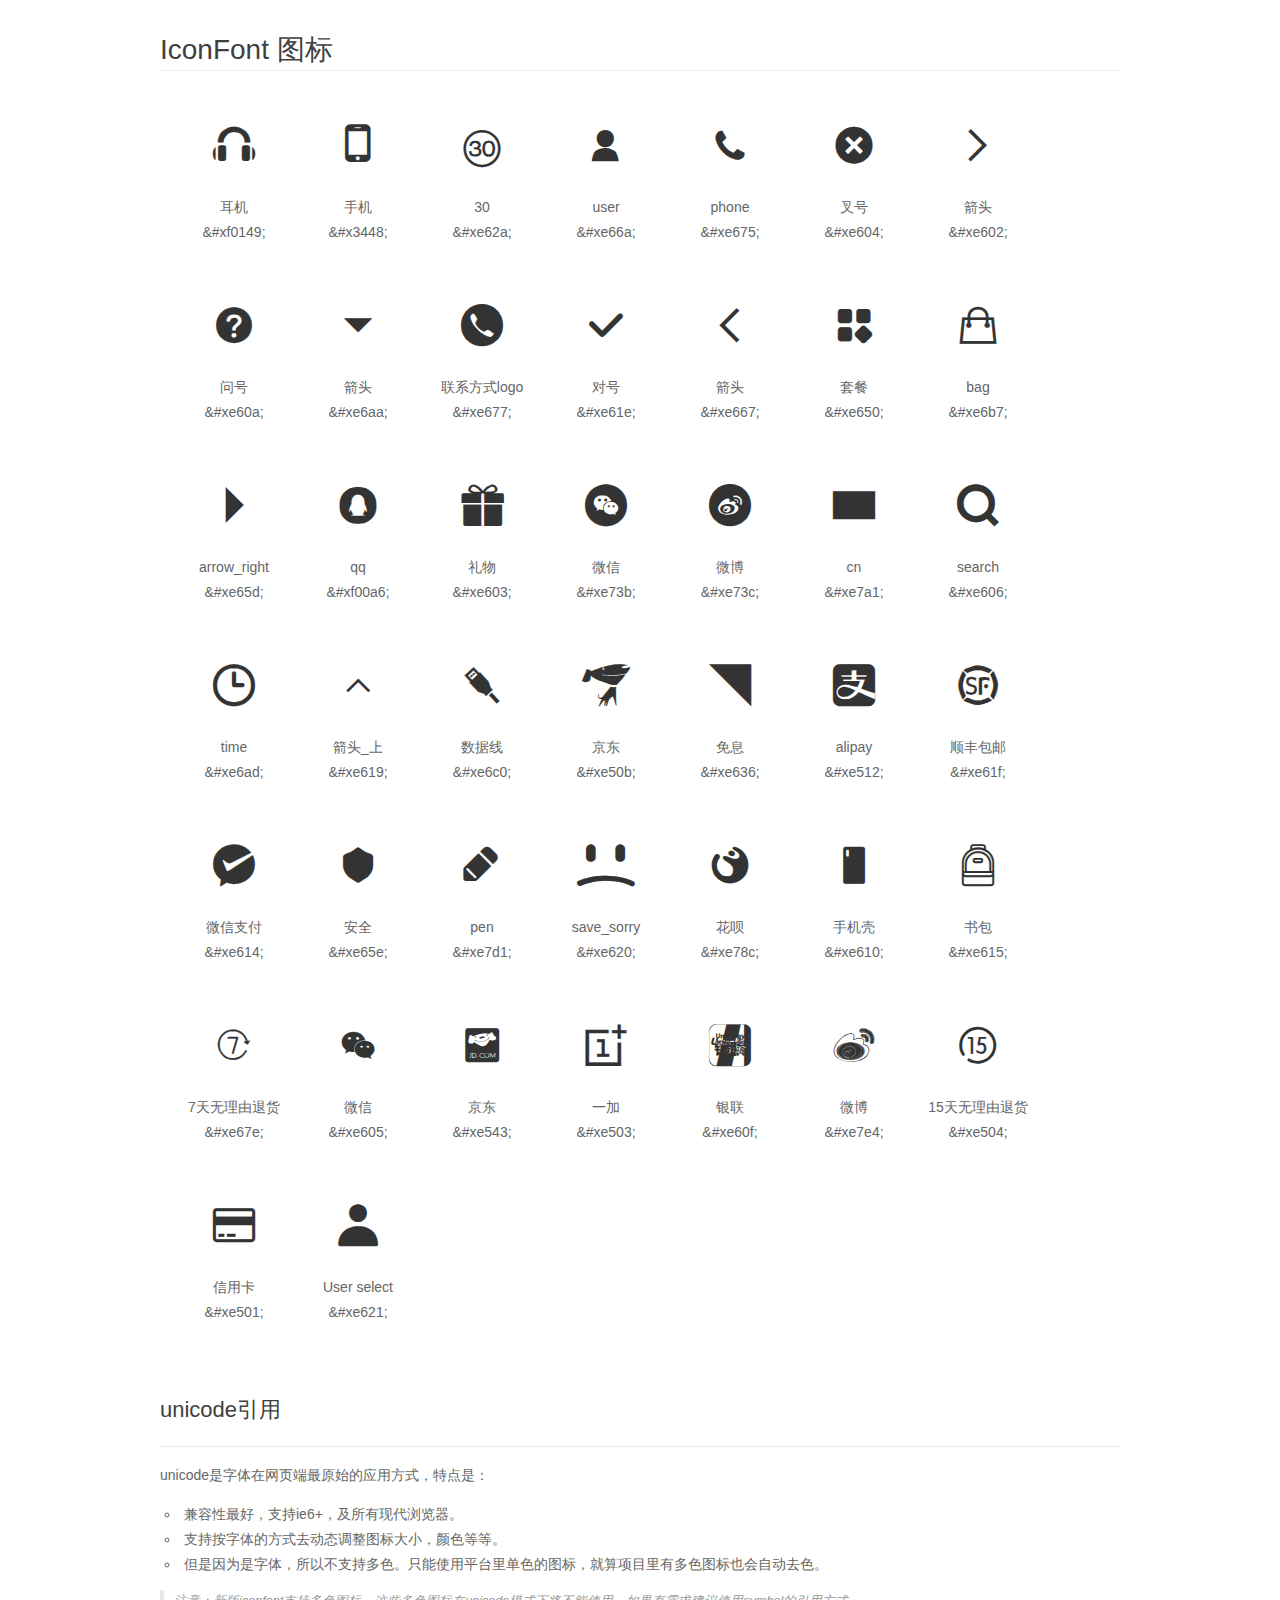
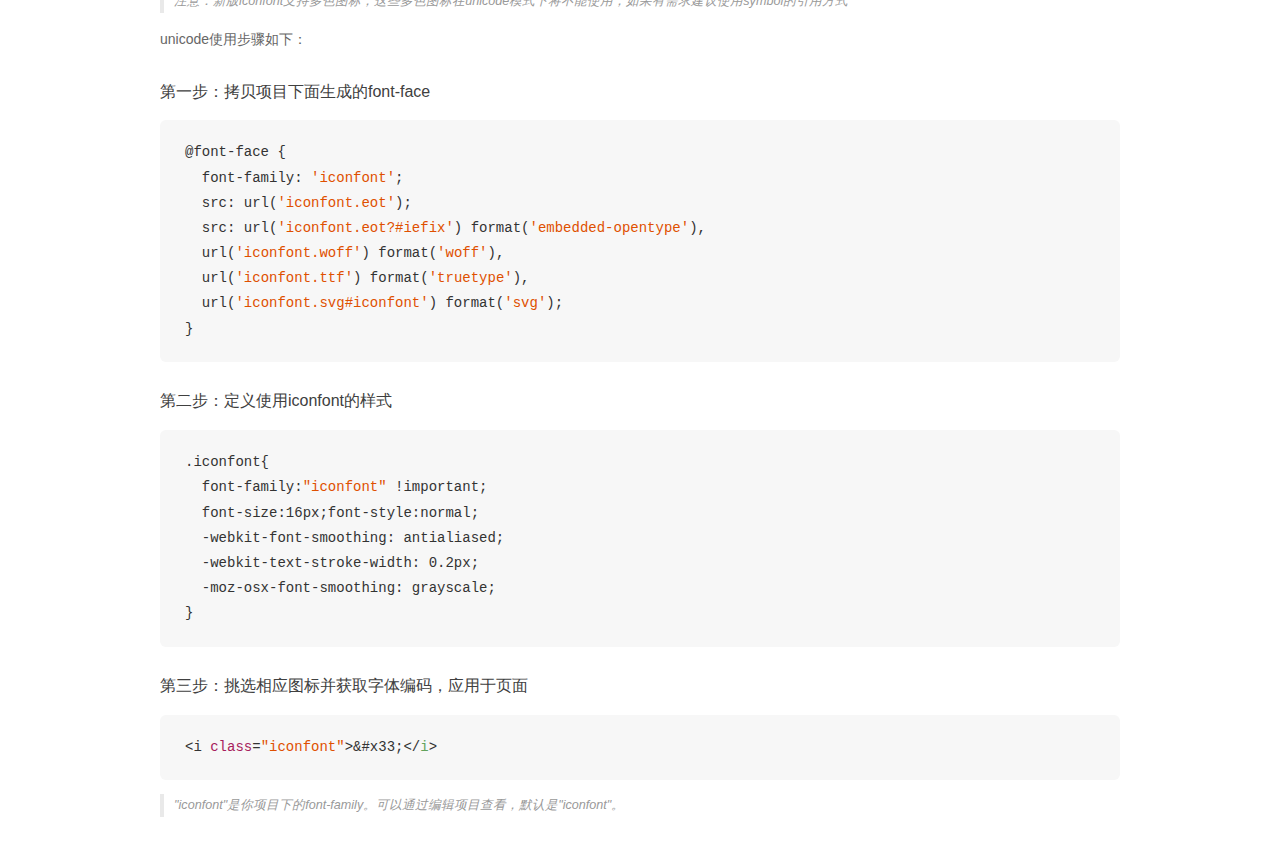
<file: iconfont/demo_unicode.html>
<!DOCTYPE html>
<html>
<head>
    <meta charset="utf-8"/>
    <title>IconFont</title>
    <link rel="stylesheet" href="demo.css">

    <style type="text/css">

        @font-face {font-family: "iconfont";
          src: url('iconfont.eot'); /* IE9*/
          src: url('iconfont.eot#iefix') format('embedded-opentype'), /* IE6-IE8 */
          url('iconfont.woff') format('woff'), /* chrome, firefox */
          url('iconfont.ttf') format('truetype'), /* chrome, firefox, opera, Safari, Android, iOS 4.2+*/
          url('iconfont.svg#iconfont') format('svg'); /* iOS 4.1- */
        }

        .iconfont {
          font-family:"iconfont" !important;
          font-size:16px;
          font-style:normal;
          -webkit-font-smoothing: antialiased;
          -webkit-text-stroke-width: 0.2px;
          -moz-osx-font-smoothing: grayscale;
        }

    </style>
</head>
<body>
    <div class="main markdown">
        <h1>IconFont 图标</h1>
        <ul class="icon_lists clear">
            
                <li>
                <i class="icon iconfont">&#xf0149;</i>
                    <div class="name">耳机</div>
                    <div class="code">&amp;#xf0149;</div>
                </li>
            
                <li>
                <i class="icon iconfont">&#x3448;</i>
                    <div class="name">手机</div>
                    <div class="code">&amp;#x3448;</div>
                </li>
            
                <li>
                <i class="icon iconfont">&#xe62a;</i>
                    <div class="name">30</div>
                    <div class="code">&amp;#xe62a;</div>
                </li>
            
                <li>
                <i class="icon iconfont">&#xe66a;</i>
                    <div class="name">user</div>
                    <div class="code">&amp;#xe66a;</div>
                </li>
            
                <li>
                <i class="icon iconfont">&#xe675;</i>
                    <div class="name">phone</div>
                    <div class="code">&amp;#xe675;</div>
                </li>
            
                <li>
                <i class="icon iconfont">&#xe604;</i>
                    <div class="name">叉号</div>
                    <div class="code">&amp;#xe604;</div>
                </li>
            
                <li>
                <i class="icon iconfont">&#xe602;</i>
                    <div class="name">箭头</div>
                    <div class="code">&amp;#xe602;</div>
                </li>
            
                <li>
                <i class="icon iconfont">&#xe60a;</i>
                    <div class="name">问号</div>
                    <div class="code">&amp;#xe60a;</div>
                </li>
            
                <li>
                <i class="icon iconfont">&#xe6aa;</i>
                    <div class="name">箭头</div>
                    <div class="code">&amp;#xe6aa;</div>
                </li>
            
                <li>
                <i class="icon iconfont">&#xe677;</i>
                    <div class="name">联系方式logo</div>
                    <div class="code">&amp;#xe677;</div>
                </li>
            
                <li>
                <i class="icon iconfont">&#xe61e;</i>
                    <div class="name">对号</div>
                    <div class="code">&amp;#xe61e;</div>
                </li>
            
                <li>
                <i class="icon iconfont">&#xe667;</i>
                    <div class="name">箭头</div>
                    <div class="code">&amp;#xe667;</div>
                </li>
            
                <li>
                <i class="icon iconfont">&#xe650;</i>
                    <div class="name">套餐</div>
                    <div class="code">&amp;#xe650;</div>
                </li>
            
                <li>
                <i class="icon iconfont">&#xe6b7;</i>
                    <div class="name">bag</div>
                    <div class="code">&amp;#xe6b7;</div>
                </li>
            
                <li>
                <i class="icon iconfont">&#xe65d;</i>
                    <div class="name">arrow_right</div>
                    <div class="code">&amp;#xe65d;</div>
                </li>
            
                <li>
                <i class="icon iconfont">&#xf00a6;</i>
                    <div class="name">qq</div>
                    <div class="code">&amp;#xf00a6;</div>
                </li>
            
                <li>
                <i class="icon iconfont">&#xe603;</i>
                    <div class="name">礼物</div>
                    <div class="code">&amp;#xe603;</div>
                </li>
            
                <li>
                <i class="icon iconfont">&#xe73b;</i>
                    <div class="name">微信</div>
                    <div class="code">&amp;#xe73b;</div>
                </li>
            
                <li>
                <i class="icon iconfont">&#xe73c;</i>
                    <div class="name">微博</div>
                    <div class="code">&amp;#xe73c;</div>
                </li>
            
                <li>
                <i class="icon iconfont">&#xe7a1;</i>
                    <div class="name">cn</div>
                    <div class="code">&amp;#xe7a1;</div>
                </li>
            
                <li>
                <i class="icon iconfont">&#xe606;</i>
                    <div class="name">search</div>
                    <div class="code">&amp;#xe606;</div>
                </li>
            
                <li>
                <i class="icon iconfont">&#xe6ad;</i>
                    <div class="name">time</div>
                    <div class="code">&amp;#xe6ad;</div>
                </li>
            
                <li>
                <i class="icon iconfont">&#xe619;</i>
                    <div class="name">箭头_上</div>
                    <div class="code">&amp;#xe619;</div>
                </li>
            
                <li>
                <i class="icon iconfont">&#xe6c0;</i>
                    <div class="name">数据线</div>
                    <div class="code">&amp;#xe6c0;</div>
                </li>
            
                <li>
                <i class="icon iconfont">&#xe50b;</i>
                    <div class="name">京东</div>
                    <div class="code">&amp;#xe50b;</div>
                </li>
            
                <li>
                <i class="icon iconfont">&#xe636;</i>
                    <div class="name">免息</div>
                    <div class="code">&amp;#xe636;</div>
                </li>
            
                <li>
                <i class="icon iconfont">&#xe512;</i>
                    <div class="name">alipay</div>
                    <div class="code">&amp;#xe512;</div>
                </li>
            
                <li>
                <i class="icon iconfont">&#xe61f;</i>
                    <div class="name">顺丰包邮</div>
                    <div class="code">&amp;#xe61f;</div>
                </li>
            
                <li>
                <i class="icon iconfont">&#xe614;</i>
                    <div class="name">微信支付</div>
                    <div class="code">&amp;#xe614;</div>
                </li>
            
                <li>
                <i class="icon iconfont">&#xe65e;</i>
                    <div class="name">安全</div>
                    <div class="code">&amp;#xe65e;</div>
                </li>
            
                <li>
                <i class="icon iconfont">&#xe7d1;</i>
                    <div class="name">pen</div>
                    <div class="code">&amp;#xe7d1;</div>
                </li>
            
                <li>
                <i class="icon iconfont">&#xe620;</i>
                    <div class="name">save_sorry</div>
                    <div class="code">&amp;#xe620;</div>
                </li>
            
                <li>
                <i class="icon iconfont">&#xe78c;</i>
                    <div class="name">花呗</div>
                    <div class="code">&amp;#xe78c;</div>
                </li>
            
                <li>
                <i class="icon iconfont">&#xe610;</i>
                    <div class="name">手机壳</div>
                    <div class="code">&amp;#xe610;</div>
                </li>
            
                <li>
                <i class="icon iconfont">&#xe615;</i>
                    <div class="name">书包</div>
                    <div class="code">&amp;#xe615;</div>
                </li>
            
                <li>
                <i class="icon iconfont">&#xe67e;</i>
                    <div class="name">7天无理由退货</div>
                    <div class="code">&amp;#xe67e;</div>
                </li>
            
                <li>
                <i class="icon iconfont">&#xe605;</i>
                    <div class="name">微信</div>
                    <div class="code">&amp;#xe605;</div>
                </li>
            
                <li>
                <i class="icon iconfont">&#xe543;</i>
                    <div class="name">京东</div>
                    <div class="code">&amp;#xe543;</div>
                </li>
            
                <li>
                <i class="icon iconfont">&#xe503;</i>
                    <div class="name">一加</div>
                    <div class="code">&amp;#xe503;</div>
                </li>
            
                <li>
                <i class="icon iconfont">&#xe60f;</i>
                    <div class="name">银联</div>
                    <div class="code">&amp;#xe60f;</div>
                </li>
            
                <li>
                <i class="icon iconfont">&#xe7e4;</i>
                    <div class="name">微博</div>
                    <div class="code">&amp;#xe7e4;</div>
                </li>
            
                <li>
                <i class="icon iconfont">&#xe504;</i>
                    <div class="name">15天无理由退货</div>
                    <div class="code">&amp;#xe504;</div>
                </li>
            
                <li>
                <i class="icon iconfont">&#xe501;</i>
                    <div class="name">信用卡</div>
                    <div class="code">&amp;#xe501;</div>
                </li>
            
                <li>
                <i class="icon iconfont">&#xe621;</i>
                    <div class="name">User select</div>
                    <div class="code">&amp;#xe621;</div>
                </li>
            
        </ul>
        <h2 id="unicode-">unicode引用</h2>
        <hr>

        <p>unicode是字体在网页端最原始的应用方式，特点是：</p>
        <ul>
        <li>兼容性最好，支持ie6+，及所有现代浏览器。</li>
        <li>支持按字体的方式去动态调整图标大小，颜色等等。</li>
        <li>但是因为是字体，所以不支持多色。只能使用平台里单色的图标，就算项目里有多色图标也会自动去色。</li>
        </ul>
        <blockquote>
        <p>注意：新版iconfont支持多色图标，这些多色图标在unicode模式下将不能使用，如果有需求建议使用symbol的引用方式</p>
        </blockquote>
        <p>unicode使用步骤如下：</p>
        <h3 id="-font-face">第一步：拷贝项目下面生成的font-face</h3>
        <pre><code class="lang-js hljs javascript">@font-face {
  font-family: <span class="hljs-string">'iconfont'</span>;
  src: url(<span class="hljs-string">'iconfont.eot'</span>);
  src: url(<span class="hljs-string">'iconfont.eot?#iefix'</span>) format(<span class="hljs-string">'embedded-opentype'</span>),
  url(<span class="hljs-string">'iconfont.woff'</span>) format(<span class="hljs-string">'woff'</span>),
  url(<span class="hljs-string">'iconfont.ttf'</span>) format(<span class="hljs-string">'truetype'</span>),
  url(<span class="hljs-string">'iconfont.svg#iconfont'</span>) format(<span class="hljs-string">'svg'</span>);
}
</code></pre>
        <h3 id="-iconfont-">第二步：定义使用iconfont的样式</h3>
        <pre><code class="lang-js hljs javascript">.iconfont{
  font-family:<span class="hljs-string">"iconfont"</span> !important;
  font-size:<span class="hljs-number">16</span>px;font-style:normal;
  -webkit-font-smoothing: antialiased;
  -webkit-text-stroke-width: <span class="hljs-number">0.2</span>px;
  -moz-osx-font-smoothing: grayscale;
}
</code></pre>
        <h3 id="-">第三步：挑选相应图标并获取字体编码，应用于页面</h3>
        <pre><code class="lang-js hljs javascript">&lt;i <span class="hljs-class"><span class="hljs-keyword">class</span></span>=<span class="hljs-string">"iconfont"</span>&gt;&amp;#x33;<span class="xml"><span class="hljs-tag">&lt;/<span class="hljs-name">i</span>&gt;</span></span></code></pre>

        <blockquote>
        <p>"iconfont"是你项目下的font-family。可以通过编辑项目查看，默认是"iconfont"。</p>
        </blockquote>
    </div>


</body>
</html>
</file>
<file: iconfont/iconfont.css>
@font-face {font-family: "iconfont";
  src: url('iconfont.eot?t=1538905800276'); /* IE9*/
  src: url('iconfont.eot?t=1538905800276#iefix') format('embedded-opentype'), /* IE6-IE8 */
  url('[data-uri]') format('woff'),
  url('iconfont.ttf?t=1538905800276') format('truetype'), /* chrome, firefox, opera, Safari, Android, iOS 4.2+*/
  url('iconfont.svg?t=1538905800276#iconfont') format('svg'); /* iOS 4.1- */
}

.iconfont {
  font-family:"iconfont" !important;
  font-size:16px;
  font-style:normal;
  -webkit-font-smoothing: antialiased;
  -moz-osx-font-smoothing: grayscale;
}

.icon-erji:before { content: "\f0149"; }

.icon-shouji:before { content: "\3448"; }

.icon-30:before { content: "\e62a"; }

.icon-40one:before { content: "\e66a"; }

.icon-phone:before { content: "\e675"; }

.icon-chahao:before { content: "\e604"; }

.icon-arrow-right-copy:before { content: "\e602"; }

.icon-iconfontquestion:before { content: "\e60a"; }

.icon-jiantouarrow486:before { content: "\e6aa"; }

.icon-lianxifangshilogo:before { content: "\e677"; }

.icon-duihao:before { content: "\e61e"; }

.icon-jiantou-copy:before { content: "\e667"; }

.icon-taocan:before { content: "\e650"; }

.icon-bag:before { content: "\e6b7"; }

.icon-arrowright:before { content: "\e65d"; }

.icon-qq:before { content: "\f00a6"; }

.icon-bajiefuli:before { content: "\e603"; }

.icon-weixin:before { content: "\e73b"; }

.icon-weibo:before { content: "\e73c"; }

.icon-cn:before { content: "\e7a1"; }

.icon-search:before { content: "\e606"; }

.icon-time:before { content: "\e6ad"; }

.icon-jiantou_up:before { content: "\e619"; }

.icon-shujuxian:before { content: "\e6c0"; }

.icon-weibiaoti--:before { content: "\e50b"; }

.icon-mianxi:before { content: "\e636"; }

.icon-alipay:before { content: "\e512"; }

.icon-shunfengbaoyou:before { content: "\e61f"; }

.icon-weixinzhifu:before { content: "\e614"; }

.icon-anquan:before { content: "\e65e"; }

.icon-pen:before { content: "\e7d1"; }

.icon-save_sorry:before { content: "\e620"; }

.icon-huabei:before { content: "\e78c"; }

.icon-shoujike:before { content: "\e610"; }

.icon-shubao:before { content: "\e615"; }

.icon-tianwuliyoutuihuo:before { content: "\e67e"; }

.icon-weixin1:before { content: "\e605"; }

.icon-jingdong:before { content: "\e543"; }

.icon-yijia:before { content: "\e503"; }

.icon-yinlian:before { content: "\e60f"; }

.icon-weibo1:before { content: "\e7e4"; }

.icon-15tianwuliyoutuihuo:before { content: "\e504"; }

.icon-xinyongqia:before { content: "\e501"; }

.icon-Userselect:before { content: "\e621"; }
</file>
<file: css/index.min.css>
@charset "UTF-8";#order-info,#user-info ul{border-top:1px solid #999}body,dd,div,dl,dt,fieldset,form,h1,h2,h3,h4,h5,h6,html,img,input,legend,li,ol,p,span,table,tbody,td,tfoot,th,thead,tr,ul{margin:0;padding:0}img{display:block;border:0}li,ol,ul{list-style:none}a,html,u{text-decoration:none;color:#000}b,h1,h2,h3,h4,h5,h6,strong{font-weight:400}em,i{font-style:normal}.cont3_box .cont3,.footer2_box .footer2,.footer3_box .footer3,.nav_box .nav{width:1200px;margin:0 auto}.nav_box,.nav_box .nav{height:60px}.nav_box .nav>a{display:block;float:right;width:60px;height:58px;text-align:center}.nav_box .nav>a svg{color:gray;font-size:14px;margin-top:15px;text-align:left}.nav_box .nav>a:nth-of-type(1){float:left;text-align:left}.nav_box .nav>a:nth-of-type(3):hover,.nav_box .nav>a:nth-of-type(4):hover{border-bottom:2px solid #000}.nav_box .nav>ul{margin-left:300px}.nav_box .nav>ul li{float:left;height:58px;line-height:60px}.nav_box .nav>ul li a{width:28px;height:58px;display:block;padding:0 35px;text-align:center;line-height:60px;font-size:14px;color:#666}#banner,#banner ul{height:634px;position:relative}#order-info,#user-info{top:60px;display:none;box-shadow:0 4px 5px 5px rgba(0,0,0,.15);background:#fff;z-index:10}.nav_box .nav>ul li:nth-child(1) a{width:63px}#order-info a,#user-info{width:280px;position:absolute}.nav_box .nav>ul li a:hover{border-bottom:3px solid #fa2727;color:#b40707}#user-info{height:276px;text-align:left;right:90px}#user-info ul{padding:25px 20px}#user-info ul li:hover a{color:#000}#user-info ul li:nth-child(4):hover a{text-decoration:underline}#user-info ul li a{font-weight:900;font-size:14px;height:50px;line-height:50px;color:gray;display:block;border-bottom:1px solid #a8a7a7}#login{display:inline-block!important;color:#0690c7!important;border:0!important;height:70px!important;line-height:70px!important}#order-info{width:320px;min-height:220px;text-align:center;position:absolute;right:20px}#order-info a{bottom:20px;left:20px;display:inline-block;height:40px;background:#d81848;color:#fff;line-height:40px}#order-info p{margin-top:50px;color:gray;padding:23px 20px}#order-info #shelter1{position:absolute;bottom:0;left:0;width:0;height:40px;background:#380307;opacity:0}#next,#prev{width:50px;height:50px;border-radius:50%;background:#fff;position:absolute;opacity:.3;text-align:center;line-height:70px;z-index:10}#prev{left:4%;top:48%}#next{right:4%;top:48%}#banner div:hover{cursor:pointer}#banner ul{margin:0 auto}#banner ul li{position:absolute}#banner ul li .text{padding:0 20px;width:404px;height:226px;color:#fff;font-weight:600;text-align:center;position:absolute}#banner ul li .text a{color:#fff;width:56px;height:50px;padding:10px 50px;margin:30px 0;border:1px solid #fff}#banner ul li .text p:nth-of-type(1){font-size:24px;padding:20px 0}#banner ul li .text p:nth-of-type(2){font-size:34px;margin-bottom:40px}#banner ul li .text p:nth-of-type(3){margin-top:20px;font-size:24px;padding:20px 0}#banner ul li>a img{height:634px;width:100%}.cont1,.cont1_box{height:236.42px}.cont1{width:1260px;margin:0 auto}.cont1 li{float:left}.cont1 li a{display:block}.cont1 li a img{width:420px}.cont2{height:438px;position:relative;background-size:100%!important}.cont2 .cont2-text{position:absolute;top:30%;width:100%;text-align:center}.cont2 .cont2-text h1{color:#fff;font-size:40px}.cont2 .cont2-text a{display:inline-block;width:134px;height:44px;text-align:center;line-height:44px;color:#fff;font-weight:600;border:2px solid #fff;margin-top:30px;position:relative;z-index:10}.cont2 .cont2-text a #shelter2{position:absolute;bottom:0;left:0;width:0;height:44px;background:#fff;z-index:-1}.cont3_box,.cont3_box .cont3{height:374px}.cont3_box{background:rgba(189,186,186,.123);padding:75.64px 0}.cont3_box .cont3 dl{margin-right:18px;float:left}.cont3_box .cont3 dl:last-child{margin:0}.cont3_box .cont3 dl dt a img{height:240px;width:386px}.cont3_box .cont3 dl dd{padding:23px 27px;width:332px;height:88px;background:#fff}.cont3_box .cont3 dl dd h4{width:332px;height:34px;line-height:34px;font-size:18px}.cont3_box .cont3 dl dd p{width:332px;height:21px;line-height:21px;font-size:14px}.cont3_box .cont3 dl:hover{cursor:pointer;box-shadow:5px 10px 30px 1px #c5c4c4;transform:translateY(-3px)}.footer1_box{height:196px;background:#fff;border-bottom:1px solid #999}.footer1_box .footer1{height:196px;width:1184px;margin:0 auto}.footer1_box .footer1 ul li{float:left;padding:35px 0}.footer1_box .footer1 ul li a{display:block;width:296px;height:125px;text-align:center;line-height:45px}.footer1_box .footer1 ul li a p{font-display:16px;color:gray;font-weight:900}.footer1_box .footer1 ul li a svg{font-size:30px}.footer1_box .footer1 ul li:nth-child(3) a svg,.footer1_box .footer1 ul li:nth-child(4) a svg{color:green}.footer2_box{height:295px;background:#fafafa}.footer2_box .footer2{height:255px;padding:20px 0}.footer2_box .footer2 dl{width:200px;float:left;padding:0 20px}.footer2_box .footer2 dl dt{height:50px;line-height:50px}.footer2_box .footer2 dl dd{height:23px;padding:8px 0;width:200px}.footer2_box .footer2 dl dd a{font-size:14px;color:gray}.footer2_box .footer2 dl:last-child .phone{display:block;width:240px;height:51px;line-height:51px;text-align:center;font-size:18px}.footer2_box .footer2 dl:last-child .phone svg{margin-bottom:-5px;margin-right:5px;font-size:14px}.footer2_box .footer2 dl:last-child .online{display:block;margin:15px 0;border:1px solid #000;padding:0 17px;width:204px;height:48px;line-height:48px;text-align:center;z-index:10;position:relative}.footer2_box .footer2 dl:last-child .online #shelter3{position:absolute;bottom:0;left:0;width:0;height:48px;background:#000;z-index:-1}.footer2_box .footer2 dl:last-child .time{text-align:center;font-size:16px;color:gray}.footer2_box .footer2 dl:last-child .pic{text-align:center;margin:10px 0;width:240px;height:40px;position:relative}.footer3_box,.footer3_box .footer3{height:231px}.footer2_box .footer2 dl:last-child .pic svg{cursor:pointer;display:inline-block;margin-right:10px}.footer2_box .footer2 dl:last-child .pic img{display:none;position:absolute;width:120px;top:-120px;left:30px;z-index:10}.footer3_box{background:#eee}.footer3_box .footer3 div:nth-child(1){padding:30px 20px 20px;width:1160px;height:70px}.footer3_box .footer3 div:nth-child(1)>a{display:block;float:left;line-height:45px;font-size:16px}.footer3_box .footer3 div:nth-child(1)>a svg{margin:0 10px -8px 0}.footer3_box .footer3 div:nth-child(1) ul{float:right;width:300px;height:50px}.footer3_box .footer3 div:nth-child(1) ul li{float:left;padding:0 20px;border-right:1px solid #c4c0c0}.footer3_box .footer3 div:nth-child(1) ul li:last-child{border:none}.footer3_box .footer3 div:nth-child(1) ul li a{font-size:10px}.footer3_box .footer3 div:nth-child(2){border-top:1px solid #999;padding:20px 0 30px;height:60px;width:1200px}.footer3_box .footer3 div:nth-child(2) p{padding:0 20px;width:390px;height:30px;font-size:12px;color:gray;float:left}.footer3_box .footer3 div:nth-child(2) img{width:83px;height:30px;float:right}.footer3_box .footer3 div:nth-child(2) a{width:250px;height:30px;display:block;margin-top:40px;padding:0 20px}.footer3_box .footer3 div:nth-child(2) a img{display:inline-block;width:20px;height:20px;float:none}.footer3_box .footer3 div:nth-child(2) a i{font-size:14px}
</file>
<file: css/login.min.css>
@charset "UTF-8";body,dd,div,dl,dt,fieldset,form,h1,h2,h3,h4,h5,h6,html,img,input,legend,li,ol,p,span,table,tbody,td,tfoot,th,thead,tr,ul{margin:0;padding:0}img{display:block;border:0}li,ol,ul{list-style:none}a,html,u{text-decoration:none;color:#000}b,h1,h2,h3,h4,h5,h6,strong{font-weight:400}em,i{font-style:normal}.cont3_box .cont3,.footer2_box .footer2,.footer3_box .footer3,.nav_box .nav{width:1200px;margin:0 auto}.nav_box,.nav_box .nav{height:60px}.nav_box .nav>a{display:block;float:right;width:60px;height:58px;text-align:center}.nav_box .nav>a svg{color:gray;font-size:14px;margin-top:15px;text-align:left}.nav_box .nav>a:nth-of-type(1){float:left;text-align:left}.nav_box .nav>a:nth-of-type(3):hover,.nav_box .nav>a:nth-of-type(4):hover{border-bottom:2px solid #000}.nav_box .nav>ul{margin-left:300px}.nav_box .nav>ul li{float:left;height:58px;line-height:60px}.nav_box .nav>ul li a{width:28px;height:58px;display:block;padding:0 35px;text-align:center;line-height:60px;font-size:14px;color:#666}#order-info,#user-info{top:60px;background:#fff;display:none;box-shadow:0 4px 5px 5px rgba(0,0,0,.15);z-index:10}.nav_box .nav>ul li:nth-child(1) a{width:63px}#order-info a,#user-info{width:280px;position:absolute}.nav_box .nav>ul li a:hover{border-bottom:3px solid #fa2727;color:#b40707}#user-info{height:276px;text-align:left;right:90px}#user-info ul{padding:25px 20px;border-top:1px solid #999}#user-info ul li:hover a{color:#000}#user-info ul li:nth-child(4):hover a{text-decoration:underline}#user-info ul li a{font-weight:900;font-size:14px;height:50px;line-height:50px;color:gray;display:block;border-bottom:1px solid #a8a7a7}#login-top{display:inline-block!important;color:#0690c7!important;border:0!important;height:70px!important;line-height:70px!important}#order-info{width:320px;min-height:220px;text-align:center;position:absolute;right:20px;border-top:1px solid #999}#order-info a{bottom:20px;left:20px;display:inline-block;height:40px;background:#d81848;color:#fff;line-height:40px}#order-info p{margin-top:50px;color:gray;padding:23px 20px}#order-info #shelter1{position:absolute;bottom:0;left:0;width:0;height:40px;background:#380307;opacity:0}.cont_box{height:567px;background:#f8f8f8}.cont_box .cont{position:relative;height:417px;width:310px;margin:0 auto;padding:50px 20px 100px;text-align:center}.cont_box .cont .success{width:300px;height:200px;background:#000;opacity:.9;color:#fff;font-weight:900;font-size:40px;text-align:center;line-height:200px;position:absolute;top:15%;left:25px;display:none}.cont_box .cont h5{font-size:24px;padding-bottom:30px}.cont_box .cont form{text-align:left}.cont_box .cont form input{width:278px;height:22px;padding:8px 16px;border:1px solid #cfcece;outline:0;font-size:16px}.cont_box .cont form input:hover{border:1px solid #000}.cont_box .cont form .slide{width:310px;height:34px;border:1px solid #cfcece;margin-bottom:10px;text-align:center;line-height:34px;font-size:14px;color:gray;background:#eee;position:relative;cursor:pointer}.cont_box .cont form .slide>span{display:inline-block;position:absolute;left:0;width:42px;height:34px;border:1px solid #999;cursor:move;background:#fff;user-select:none}.cont_box .cont form .slide>span svg{width:25px;height:25px;position:absolute;left:20%;top:10%}.cont_box .cont form .slide i{position:absolute;left:0;display:inline-block;height:34px;width:0;background:green;opacity:.7}.cont_box .cont form button{width:312px;height:40px;padding:0 14px;border:1px solid #cfcece;outline:0;font-size:16px;margin-bottom:10px;color:#fff;background-color:#eb0028;position:relative}.cont_box .cont form button #shelter2{position:absolute;bottom:0;left:0;width:0;height:40px;background:#380307;opacity:0}.cont_box .cont form>span{color:red;height:20px;display:inline-block;font-size:14px;padding:5px 0}.cont_box .cont fieldset{font-size:14px;color:gray;border-bottom:none;border-left:none;border-right:none;margin:20px 0}.cont_box .cont fieldset legend{padding:0 10px}.cont_box .cont>p a{margin:0 20px;display:inline-block}.cont_box .cont>div{width:310px;height:24px;margin-top:30px}.cont_box .cont>div span{padding:0 10px;color:#999}.cont_box .cont>div a{color:#20a3d6}.footer1_box{height:196px;background:#fff;border-bottom:1px solid #999}.footer1_box .footer1{height:196px;width:1184px;margin:0 auto}.footer1_box .footer1 ul li{float:left;padding:35px 0}.footer1_box .footer1 ul li a{display:block;width:296px;height:125px;text-align:center;line-height:45px}.footer1_box .footer1 ul li a p{font-display:16px;color:gray;font-weight:900}.footer1_box .footer1 ul li a svg{font-size:30px}.footer1_box .footer1 ul li:nth-child(3) a svg,.footer1_box .footer1 ul li:nth-child(4) a svg{color:green}.footer2_box{height:295px;background:#fafafa}.footer2_box .footer2{height:255px;padding:20px 0}.footer2_box .footer2 dl{width:200px;float:left;padding:0 20px}.footer2_box .footer2 dl dt{height:50px;line-height:50px}.footer2_box .footer2 dl dd{height:23px;padding:8px 0;width:200px}.footer2_box .footer2 dl dd a{font-size:14px;color:gray}.footer2_box .footer2 dl:last-child .phone{display:block;width:240px;height:51px;line-height:51px;text-align:center;font-size:18px}.footer2_box .footer2 dl:last-child .phone svg{margin-bottom:-5px;margin-right:5px;font-size:14px}.footer2_box .footer2 dl:last-child .online{display:block;margin:15px 0;border:1px solid #000;padding:0 17px;width:204px;height:48px;line-height:48px;text-align:center;z-index:10;position:relative}.footer2_box .footer2 dl:last-child .online #shelter3{position:absolute;bottom:0;left:0;width:0;height:48px;background:#000;z-index:-1}.footer2_box .footer2 dl:last-child .time{text-align:center;font-size:16px;color:gray}.footer2_box .footer2 dl:last-child .pic{text-align:center;margin:10px 0;width:240px;height:40px;position:relative}.footer3_box,.footer3_box .footer3{height:231px}.footer2_box .footer2 dl:last-child .pic svg{cursor:pointer;display:inline-block;margin-right:10px}.footer2_box .footer2 dl:last-child .pic img{display:none;position:absolute;width:120px;top:-120px;left:30px;z-index:10}.footer3_box{background:#eee}.footer3_box .footer3 div:nth-child(1){padding:30px 20px 20px;width:1160px;height:70px}.footer3_box .footer3 div:nth-child(1)>a{display:block;float:left;line-height:45px;font-size:16px}.footer3_box .footer3 div:nth-child(1)>a svg{margin:0 10px -8px 0}.footer3_box .footer3 div:nth-child(1) ul{float:right;width:300px;height:50px}.footer3_box .footer3 div:nth-child(1) ul li{float:left;padding:0 20px;border-right:1px solid #c4c0c0}.footer3_box .footer3 div:nth-child(1) ul li:last-child{border:none}.footer3_box .footer3 div:nth-child(1) ul li a{font-size:10px}.footer3_box .footer3 div:nth-child(2){border-top:1px solid #999;padding:20px 0 30px;height:60px;width:1200px}.footer3_box .footer3 div:nth-child(2) p{padding:0 20px;width:390px;height:30px;font-size:12px;color:gray;float:left}.footer3_box .footer3 div:nth-child(2) img{width:83px;height:30px;float:right}.footer3_box .footer3 div:nth-child(2) a{width:250px;height:30px;display:block;margin-top:40px;padding:0 20px}.footer3_box .footer3 div:nth-child(2) a img{display:inline-block;width:20px;height:20px;float:none}.footer3_box .footer3 div:nth-child(2) a i{font-size:14px}
</file>
<file: css/oneplus6.min.css>
@charset "UTF-8";#order-info,#user-info ul{border-top:1px solid #999}body,dd,div,dl,dt,fieldset,form,h1,h2,h3,h4,h5,h6,html,img,input,legend,li,ol,p,span,table,tbody,td,tfoot,th,thead,tr,ul{margin:0;padding:0}img{display:block;border:0}li,ol,ul{list-style:none}a,html,u{text-decoration:none;color:#000}b,h1,h2,h3,h4,h5,h6,strong{font-weight:400}em,i{font-style:normal}.cont3_box .cont3,.footer2_box .footer2,.footer3_box .footer3,.nav_box .nav{width:1200px;margin:0 auto}.nav_box,.nav_box .nav{height:60px}.nav_box .nav>a{display:block;float:right;width:60px;height:58px;text-align:center}.nav_box .nav>a svg{color:gray;font-size:14px;margin-top:15px;text-align:left}.nav_box .nav>a:nth-of-type(1){float:left;text-align:left}.nav_box .nav>a:nth-of-type(3):hover,.nav_box .nav>a:nth-of-type(4):hover{border-bottom:2px solid #000}.nav_box .nav>ul{margin-left:300px}.nav_box .nav>ul li{float:left;height:58px;line-height:60px}.nav_box .nav>ul li a{width:28px;height:58px;display:block;padding:0 35px;text-align:center;line-height:60px;font-size:14px;color:#666}#order-info,#user-info{top:60px;background:#fff;display:none;box-shadow:0 4px 5px 5px rgba(0,0,0,.15);position:absolute;z-index:10}.nav_box .nav>ul li:nth-child(1) a{width:63px}.nav_box .nav>ul li a:hover{border-bottom:3px solid #fa2727;color:#b40707}#user-info{width:280px;height:276px;text-align:left;right:90px}#user-info ul{padding:25px 20px}#user-info ul li:hover a{color:#000}#user-info ul li:nth-child(4):hover a{text-decoration:underline}#user-info ul li a{font-weight:900;font-size:14px;height:50px;line-height:50px;color:gray;display:block;border-bottom:1px solid #a8a7a7}#login{display:inline-block!important;color:#0690c7!important;border:0!important;height:70px!important;line-height:70px!important}#order-info{width:320px;min-height:220px;text-align:center;right:20px}#order-info ul{width:280px;padding:20px 20px 40px}#order-info ul li{height:100px;border-bottom:1px solid gray;margin-bottom:15px}#order-info ul li img{display:inline-block;width:80px;height:80px;background:#eee;border:1px solid gray;float:left}#order-info ul li div{float:right;color:gray;text-align:left;padding-right:30px;font-size:14px}#order-info ul li div p{margin:30px 0 0;padding:0}#order-info ul li div p span{margin-right:20px}#order-info a{position:absolute;bottom:20px;left:20px;display:inline-block;width:280px;height:40px;background:#d81848;color:#fff;line-height:40px}#order-info p{margin-top:50px;color:gray;padding:23px 20px}#order-info #shelter1{position:absolute;bottom:0;left:0;width:0;height:40px;background:#380307;opacity:0}.head_box{height:60px;box-shadow:0 7px 10px -1px rgba(7,7,7,.24);background:#eee;position:relative}.head_box .head{height:60px;width:1200px;margin:0 auto;line-height:60px}.head_box .head>a{font-size:25px;font-family:'Times New Roman',Times,serif}.head_box .head ul{margin-right:100px;float:right}.head_box .head ul li{float:left}.head_box .head ul li a{display:block;width:30px;height:60px;padding:0 15px;font-size:14px;color:gray}.head_box .head ul li a:hover{color:#eb1c1c;font-weight:600}.cont1_box{height:1080px;background:rgba(172,171,171,.116);padding-top:80px}.cont1_box .cont1{width:1200px;height:1080px;margin:0 auto;position:relative}.cont1_box .cont1 .left{position:absolute;left:40px;top:0;width:550px;height:630px}.cont1_box .cont1 .left .large{width:400px;height:400px;position:absolute;z-index:10;left:100%;top:-8%;display:none}.cont1_box .cont1 .left a:nth-of-type(1){display:block;position:relative}.cont1_box .cont1 .left a:nth-of-type(1)>img{width:550px;height:550px}.cont1_box .cont1 .left a:nth-of-type(1) .move{background:url(../images/oneplus6/T12pdtXaldXXXXXXXX-2-2.png);width:330px;height:330px;position:absolute;top:0;left:0;cursor:move;display:none}.cont1_box .cont1 .left a:nth-of-type(2){display:block;text-align:center}.cont1_box .cont1 .left a:nth-of-type(2)>img{background:#fff;border:1px solid #999;width:70px;height:70px;display:inline-block}.cont1_box .cont1 .right{width:600px;height:100%;padding:0 0 0 600px}.cont1_box .cont1 .right>p{font-size:26px;padding-bottom:20px;border-bottom:1px solid gray}.cont1_box .cont1 .right>p a{font-size:16px;float:right;line-height:45px;color:#0e82c5}.cont1_box .cont1 .right .color{width:610px;height:360px;padding:15px 0 20px;margin:0 -20px 0 1px;border-bottom:1px solid gray}.cont1_box .cont1 .right .color>h4{margin-top:20px;font-size:20px;padding-bottom:10px}.cont1_box .cont1 .right .color article{padding:20px 0}.cont1_box .cont1 .right .color li{float:left;width:280.73px;height:56px;margin:10px 15px 10px 0;border:2px solid #d8d6d6;padding:2px;border-radius:6px;background:#fff}.cont1_box .cont1 .right .color li a{display:block;text-align:center;line-height:56px;font-size:14px}.cont1_box .cont1 .right .color .selected{border:none;border:2px solid #d30505}.cont1_box .cont1 .right .pay{width:610px;height:270px;padding:15px 0 20px;margin:0 -20px 0 1px;border-bottom:1px solid gray}.cont1_box .cont1 .right .pay article{padding:10px 0}.cont1_box .cont1 .right .pay p a{display:inline-block;padding:0 5px 10px}.cont1_box .cont1 .right .pay p .checked{border-bottom:2px solid #000}.cont1_box .cont1 .right .pay li{float:left;width:280.73px;height:56px;margin:10px 15px 10px 0;border:2px solid #d8d6d6;padding:2px;border-radius:6px;background:#fff}.cont1_box .cont1 .right .pay li a{display:block;text-align:center;line-height:56px;font-size:14px}.cont1_box .cont1 .right .pay .selected{border:none;border:2px solid #d30505}.cont1_box .cont1 .right .pay>div{width:100%;float:left;display:block}.cont1_box .cont1 .right .pay>div a{float:right;color:#0e82c5}.cont1_box .cont1 .right .baoxian{width:610px;height:170px;padding:15px 0 20px;margin:0 -20px 0 1px;border-bottom:1px solid gray}.cont1_box .cont1 .right .baoxian li{float:left;width:253px;height:66px;margin:10px 15px 10px 0;border:2px solid #d8d6d6;padding:16px;border-radius:6px;background:#fff;font-size:14px;position:relative}.cont1_box .cont1 .right .baoxian li:hover{box-shadow:4px 4px 10px 0 rgba(0,0,0,.3);border-color:#fff}.cont1_box .cont1 .right .baoxian li>div{width:215px;height:66px;padding-left:50px;font-size:14px}.cont1_box .cont1 .right .baoxian li>div p{color:gray}.cont1_box .cont1 .right .baoxian li>input{position:absolute;display:inline-block;left:30px;top:20%;width:20px;height:20px;border-radius:5px;cursor:pointer}.cont1_box .cont1 .right .baoxian li .selected{background:#eb0028}.cont1_box .cont1 .right .baoxian li>i{position:absolute;left:60%;top:15%;padding:0 8px;border-radius:2px;font-size:12px;background-color:#f8eded;border:1px solid #eb0028;color:#eb0028}.cont1_box .cont1 .right .baoxian li>a{position:absolute;color:#0e82c5;right:0;top:55px;width:70px;height:66px}.cont1_box .cont1 .right .baoxian li .selected{border:none}.cont1_box .cont1 .right .baoxian li h4{width:226px;height:120px;background:#eee;padding:15px;position:absolute;bottom:-130px;left:20px;display:none}.cont1_box .cont1 .right .baoxian>div{width:100%;float:left;display:block;font-size:14px}.cont1_box .cont1 .right .baoxian>div a{color:#0e82c5}.cont1_box .cont1 .right .pay-method{padding-bottom:30px;margin-top:30px;height:24px}.cont1_box .cont1 .right .pay-method svg{width:20px;height:20px}.cont1_box .cont1 .right .pay-method i{font-size:16px;display:inline-block;padding:10px 5px;margin-right:10px}.cont2_box{height:60px;width:1274px;border-top:1px solid gray;position:fixed;bottom:0;background:#fff;z-index:20}.cont2_box .cont2{height:60px;width:1160px;margin:0 auto}.cont2_box .cont2 .icon-fixed{font-size:14px;display:inline-block;line-height:60px;margin-left:100px;float:left}.cont2_box .cont2 .icon-fixed svg{width:20px;height:20px}.cont2_box .cont2 .icon-fixed i{font-size:14px;margin-right:10px}.cont2_box .cont2 .buy-right{float:left;line-height:60px;margin-left:60px}.cont2_box .cont2 .buy-right .goods-details{position:relative;display:inline-block}.cont2_box .cont2 .buy-right .goods-details:hover .hide-div{display:block}.cont2_box .cont2 .buy-right .goods-details svg{width:25px;height:25px}.cont2_box .cont2 .buy-right .goods-details .hide-div{position:absolute;top:-155px;left:-100px;display:none;width:388px;height:60px;padding:45px;background:#fff;box-shadow:0 0 10px 0 #cccbcb}.cont2_box .cont2 .buy-right .goods-details .hide-div span{margin-left:10px;color:gray;font-size:18px}.cont2_box .cont2 .buy-right .goods-details .hide-div span:nth-child(1){font-weight:900}.cont2_box .cont2 .buy-right .goods-details .hide-div span:nth-child(3){margin-left:50px}.cont2_box .cont2 .buy-right>span{margin-left:50px;font-size:20px}.cont2_box .cont2 .buy-right a{margin-left:30px;display:inline-block;background:#eb0028;color:#fff;width:100px;height:40px;text-align:center;line-height:40px;cursor:pointer}.cont2_box .cont2 .buy-right a:hover{background:#d70226}.footer1_box{height:196px;background:#fff;border-bottom:1px solid #999}.footer1_box .footer1{height:196px;width:1184px;margin:0 auto}.footer1_box .footer1 ul li{float:left;padding:35px 0}.footer1_box .footer1 ul li a{display:block;width:296px;height:125px;text-align:center;line-height:45px}.footer1_box .footer1 ul li a p{font-display:16px;color:gray;font-weight:900}.footer1_box .footer1 ul li a svg{font-size:30px}.footer1_box .footer1 ul li:nth-child(3) a svg,.footer1_box .footer1 ul li:nth-child(4) a svg{color:green}.footer2_box{height:295px;background:#fafafa}.footer2_box .footer2{height:255px;padding:20px 0}.footer2_box .footer2 dl{width:200px;float:left;padding:0 20px}.footer2_box .footer2 dl dt{height:50px;line-height:50px}.footer2_box .footer2 dl dd{height:23px;padding:8px 0;width:200px}.footer2_box .footer2 dl dd a{font-size:14px;color:gray}.footer2_box .footer2 dl:last-child .phone{display:block;width:240px;height:51px;line-height:51px;text-align:center;font-size:18px}.footer2_box .footer2 dl:last-child .phone svg{margin-bottom:-5px;margin-right:5px;font-size:14px}.footer2_box .footer2 dl:last-child .online{display:block;margin:15px 0;border:1px solid #000;padding:0 17px;width:204px;height:48px;line-height:48px;text-align:center;z-index:10;position:relative}.footer2_box .footer2 dl:last-child .online #shelter3{position:absolute;bottom:0;left:0;width:0;height:48px;background:#000;z-index:-1}.footer2_box .footer2 dl:last-child .time{text-align:center;font-size:16px;color:gray}.footer2_box .footer2 dl:last-child .pic{text-align:center;margin:10px 0;width:240px;height:40px;position:relative}.footer3_box,.footer3_box .footer3{height:231px}.footer2_box .footer2 dl:last-child .pic svg{cursor:pointer;display:inline-block;margin-right:10px}.footer2_box .footer2 dl:last-child .pic img{display:none;position:absolute;width:120px;top:-120px;left:30px;z-index:10}.footer3_box{background:#eee}.footer3_box .footer3 div:nth-child(1){padding:30px 20px 20px;width:1160px;height:70px}.footer3_box .footer3 div:nth-child(1)>a{display:block;float:left;line-height:45px;font-size:16px}.footer3_box .footer3 div:nth-child(1)>a svg{margin:0 10px -8px 0}.footer3_box .footer3 div:nth-child(1) ul{float:right;width:300px;height:50px}.footer3_box .footer3 div:nth-child(1) ul li{float:left;padding:0 20px;border-right:1px solid #c4c0c0}.footer3_box .footer3 div:nth-child(1) ul li:last-child{border:none}.footer3_box .footer3 div:nth-child(1) ul li a{font-size:10px}.footer3_box .footer3 div:nth-child(2){border-top:1px solid #999;padding:20px 0 30px;height:60px;width:1200px}.footer3_box .footer3 div:nth-child(2) p{padding:0 20px;width:390px;height:30px;font-size:12px;color:gray;float:left}.footer3_box .footer3 div:nth-child(2) img{width:83px;height:30px;float:right}.footer3_box .footer3 div:nth-child(2) a{width:250px;height:30px;display:block;margin-top:40px;padding:0 20px}.footer3_box .footer3 div:nth-child(2) a img{display:inline-block;width:20px;height:20px;float:none}.footer3_box .footer3 div:nth-child(2) a i{font-size:14px}
</file>
<file: css/order.min.css>
@charset "UTF-8";body,dd,div,dl,dt,fieldset,form,h1,h2,h3,h4,h5,h6,html,img,input,legend,li,ol,p,span,table,tbody,td,tfoot,th,thead,tr,ul{margin:0;padding:0}img{display:block;border:0}li,ol,ul{list-style:none}a,html,u{text-decoration:none;color:#000}b,h1,h2,h3,h4,h5,h6,strong{font-weight:400}em,i{font-style:normal}.cont3_box .cont3,.footer2_box .footer2,.footer3_box .footer3,.nav_box .nav{width:1200px;margin:0 auto}.nav_box,.nav_box .nav{height:60px}.nav_box .nav>a{display:block;float:right;width:60px;height:58px;text-align:center}.nav_box .nav>a svg{color:gray;font-size:14px;margin-top:15px;text-align:left}.nav_box .nav>a:nth-of-type(1){float:left;text-align:left}.nav_box .nav>a:nth-of-type(3):hover,.nav_box .nav>a:nth-of-type(4):hover{border-bottom:2px solid #000}.nav_box .nav>ul{margin-left:300px}.nav_box .nav>ul li{float:left;height:58px;line-height:60px}.nav_box .nav>ul li a{width:28px;height:58px;display:block;padding:0 35px;text-align:center;line-height:60px;font-size:14px;color:#666}#order-info,#user-info{top:60px;background:#fff;display:none;box-shadow:0 4px 5px 5px rgba(0,0,0,.15);position:absolute;z-index:10}.nav_box .nav>ul li:nth-child(1) a{width:63px}.nav_box .nav>ul li a:hover{border-bottom:3px solid #fa2727;color:#b40707}#user-info{width:280px;height:276px;text-align:left;right:90px}#user-info ul{padding:25px 20px;border-top:1px solid #999}#user-info ul li:hover a{color:#000}#user-info ul li:nth-child(4):hover a{text-decoration:underline}#user-info ul li a{font-weight:900;font-size:14px;height:50px;line-height:50px;color:gray;display:block;border-bottom:1px solid #a8a7a7}#login-top{display:inline-block!important;color:#0690c7!important;border:0!important;height:70px!important;line-height:70px!important}#order-info{width:320px;min-height:220px;text-align:center;right:20px;border-top:1px solid #999}#order-info ul{width:280px;padding:20px 20px 40px}#order-info ul li{height:100px;border-bottom:1px solid gray;margin-bottom:15px}#order-info ul li img{display:inline-block;width:80px;height:80px;background:#eee;border:1px solid gray;float:left}#order-info ul li div{float:right;color:gray;text-align:left;padding-right:30px;font-size:14px}#order-info ul li div p{margin:30px 0 0;padding:0}#order-info ul li div p span{margin-right:20px}#order-info a{position:absolute;bottom:20px;left:20px;display:inline-block;width:280px;height:40px;background:#d81848;color:#fff;line-height:40px}#order-info p{margin-top:50px;color:gray;padding:23px 20px}#order-info #shelter1{position:absolute;bottom:0;left:0;width:0;height:40px;background:#380307;opacity:0}.cont_box{min-height:600px;padding-bottom:50px;background:#efefef}.cont_box .cont{min-height:550px;width:1200px;margin:0 auto}.cont_box .cont .head{width:1000px;height:42px;padding:50px 0;margin:0 auto;color:gray;text-align:center}.cont_box .cont .head span{color:gray;display:inline-block;width:30%;border-bottom:3px solid gray;text-align:center;padding-bottom:25px}.cont_box .cont .head span:nth-child(1){color:rgba(209,5,5,.911);border-bottom:3px solid rgba(206,9,9,.993)}.cont_box .cont .black{height:50px;padding:0 80px;background:rgba(0,0,0,.747)}.cont_box .cont .black li{float:left;color:#eee;height:50px;line-height:50px;font-size:14px}.cont_box .cont .black li:nth-child(1){padding-right:450px}.cont_box .cont .black li:nth-child(2),.cont_box .cont .black li:nth-child(3){padding-right:150px}.cont_box .cont .black li:nth-child(4){padding-right:120px}.cont_box .cont .details{min-height:347px;padding:20px 0;background:#fff;text-align:center;color:#999}.cont_box .cont .details svg{width:100px;height:100px;margin-top:60px}.cont_box .cont .details button{width:200px;height:50px;margin-top:50px;background:#fff;border:1px solid red;color:#5a0505;font-weight:900;font-size:18px;position:relative;z-index:10}.cont_box .cont .details button #shelter2{height:50px;width:0;position:absolute;background:#d82121;left:0;top:0;z-index:-1}.cont_box .cont .details ul{padding:0 50px}.cont_box .cont .details ul li{width:1100px;background:#eee;height:100px;line-height:100px;text-align:left;margin-bottom:10px}.cont_box .cont .details ul li img{display:inline-block;float:left;width:80px;height:80px;margin-top:10px}.cont_box .cont .details ul li span{font-size:18px;color:#4d4c4c;font-family:'Times New Roman',Times,serif;font-weight:600;user-select:none;text-align:center;display:inline-block}.cont_box .cont .details ul li span:nth-of-type(1){width:320px}.cont_box .cont .details ul li span:nth-of-type(2){width:240px}.cont_box .cont .details ul li span:nth-of-type(3){border:1px solid gray;width:85px;height:25px;line-height:25px}.cont_box .cont .details ul li span:nth-of-type(3) b{color:gray;padding:0 10px;cursor:pointer;font-weight:900}.cont_box .cont .details ul li span:nth-of-type(4){width:270px}.cont_box .cont .details ul li span:nth-of-type(5){cursor:pointer}.cont_box .cont .details ul li span:nth-of-type(5) svg{width:30px;height:30px;margin:0}.cont_box .cont .pay{height:210px;padding:10px 0 0 30px;border-top:2px dashed #999;background:#fff;display:none}.cont_box .cont .pay dl{padding:10px 50px 5px 700px;font-size:14px}.cont_box .cont .pay dl dt{float:left;text-align:left}.cont_box .cont .pay dl dd{text-align:right}.cont_box .cont .pay dl:nth-child(3) dt{font-size:18px;padding-top:15px}.cont_box .cont .pay dl:nth-child(3) dd{border-top:1px solid gray;padding-top:15px;font-size:24px}.cont_box .cont .pay dl:nth-child(4) a{display:inline-block;width:200px;height:50px;border:1px solid #999;text-align:center;line-height:50px;font-size:16px}.cont_box .cont .pay dl:nth-child(4) dd a{background:#e72f2f;color:#fff}.footer1_box{height:196px;background:#fff;border-bottom:1px solid #999}.footer1_box .footer1{height:196px;width:1184px;margin:0 auto}.footer1_box .footer1 ul li{float:left;padding:35px 0}.footer1_box .footer1 ul li a{display:block;width:296px;height:125px;text-align:center;line-height:45px}.footer1_box .footer1 ul li a p{font-display:16px;color:gray;font-weight:900}.footer1_box .footer1 ul li a svg{font-size:30px}.footer1_box .footer1 ul li:nth-child(3) a svg,.footer1_box .footer1 ul li:nth-child(4) a svg{color:green}.footer2_box{height:295px;background:#fafafa}.footer2_box .footer2{height:255px;padding:20px 0}.footer2_box .footer2 dl{width:200px;float:left;padding:0 20px}.footer2_box .footer2 dl dt{height:50px;line-height:50px}.footer2_box .footer2 dl dd{height:23px;padding:8px 0;width:200px}.footer2_box .footer2 dl dd a{font-size:14px;color:gray}.footer2_box .footer2 dl:last-child .phone{display:block;width:240px;height:51px;line-height:51px;text-align:center;font-size:18px}.footer2_box .footer2 dl:last-child .phone svg{margin-bottom:-5px;margin-right:5px;font-size:14px}.footer2_box .footer2 dl:last-child .online{display:block;margin:15px 0;border:1px solid #000;padding:0 17px;width:204px;height:48px;line-height:48px;text-align:center;z-index:10;position:relative}.footer2_box .footer2 dl:last-child .online #shelter3{position:absolute;bottom:0;left:0;width:0;height:48px;background:#000;z-index:-1}.footer2_box .footer2 dl:last-child .time{text-align:center;font-size:16px;color:gray}.footer2_box .footer2 dl:last-child .pic{text-align:center;margin:10px 0;width:240px;height:40px;position:relative}.footer3_box,.footer3_box .footer3{height:231px}.footer2_box .footer2 dl:last-child .pic svg{cursor:pointer;display:inline-block;margin-right:10px}.footer2_box .footer2 dl:last-child .pic img{display:none;position:absolute;width:120px;top:-120px;left:30px;z-index:10}.footer3_box{background:#eee}.footer3_box .footer3 div:nth-child(1){padding:30px 20px 20px;width:1160px;height:70px}.footer3_box .footer3 div:nth-child(1)>a{display:block;float:left;line-height:45px;font-size:16px}.footer3_box .footer3 div:nth-child(1)>a svg{margin:0 10px -8px 0}.footer3_box .footer3 div:nth-child(1) ul{float:right;width:300px;height:50px}.footer3_box .footer3 div:nth-child(1) ul li{float:left;padding:0 20px;border-right:1px solid #c4c0c0}.footer3_box .footer3 div:nth-child(1) ul li:last-child{border:none}.footer3_box .footer3 div:nth-child(1) ul li a{font-size:10px}.footer3_box .footer3 div:nth-child(2){border-top:1px solid #999;padding:20px 0 30px;height:60px;width:1200px}.footer3_box .footer3 div:nth-child(2) p{padding:0 20px;width:390px;height:30px;font-size:12px;color:gray;float:left}.footer3_box .footer3 div:nth-child(2) img{width:83px;height:30px;float:right}.footer3_box .footer3 div:nth-child(2) a{width:250px;height:30px;display:block;margin-top:40px;padding:0 20px}.footer3_box .footer3 div:nth-child(2) a img{display:inline-block;width:20px;height:20px;float:none}.footer3_box .footer3 div:nth-child(2) a i{font-size:14px}
</file>
<file: css/register.min.css>
@charset "UTF-8";#order-info,#user-info ul{border-top:1px solid #999}body,dd,div,dl,dt,fieldset,form,h1,h2,h3,h4,h5,h6,html,img,input,legend,li,ol,p,span,table,tbody,td,tfoot,th,thead,tr,ul{margin:0;padding:0}img{display:block;border:0}li,ol,ul{list-style:none}a,html,u{text-decoration:none;color:#000}b,h1,h2,h3,h4,h5,h6,strong{font-weight:400}em,i{font-style:normal}.cont3_box .cont3,.footer2_box .footer2,.footer3_box .footer3,.nav_box .nav{width:1200px;margin:0 auto}.nav_box,.nav_box .nav{height:60px}.nav_box .nav>a{display:block;float:right;width:60px;height:58px;text-align:center}.nav_box .nav>a svg{color:gray;font-size:14px;margin-top:15px;text-align:left}.nav_box .nav>a:nth-of-type(1){float:left;text-align:left}.nav_box .nav>a:nth-of-type(3):hover,.nav_box .nav>a:nth-of-type(4):hover{border-bottom:2px solid #000}.nav_box .nav>ul{margin-left:300px}.nav_box .nav>ul li{float:left;height:58px;line-height:60px}.nav_box .nav>ul li a{width:28px;height:58px;display:block;padding:0 35px;text-align:center;line-height:60px;font-size:14px;color:#666}#order-info,#user-info{top:60px;background:#fff;display:none;box-shadow:0 4px 5px 5px rgba(0,0,0,.15);z-index:10}.nav_box .nav>ul li:nth-child(1) a{width:63px}#order-info a,#user-info{width:280px;position:absolute}.nav_box .nav>ul li a:hover{border-bottom:3px solid #fa2727;color:#b40707}#user-info{height:276px;text-align:left;right:90px}#user-info ul{padding:25px 20px}#user-info ul li:hover a{color:#000}#user-info ul li:nth-child(4):hover a{text-decoration:underline}#user-info ul li a{font-weight:900;font-size:14px;height:50px;line-height:50px;color:gray;display:block;border-bottom:1px solid #a8a7a7}#login-top{display:inline-block!important;color:#0690c7!important;border:0!important;height:70px!important;line-height:70px!important}#order-info{width:320px;min-height:220px;text-align:center;position:absolute;right:20px}#order-info a{bottom:20px;left:20px;display:inline-block;height:40px;background:#d81848;color:#fff;line-height:40px}#order-info p{margin-top:50px;color:gray;padding:23px 20px}#order-info #shelter1{position:absolute;bottom:0;left:0;width:0;height:40px;background:#380307;opacity:0}.cont_box{height:567px;background:#f8f8f8}.cont_box .cont{position:relative;height:417px;width:310px;margin:0 auto;padding:50px 20px 100px;text-align:center}.cont_box .cont .success{width:300px;height:200px;background:#000;opacity:.9;color:#fff;font-weight:900;font-size:40px;text-align:center;line-height:200px;position:absolute;top:15%;left:25px;display:none}.cont_box .cont h5{font-size:24px;padding-bottom:30px}.cont_box .cont form{text-align:left}.cont_box .cont form .phone{position:relative}.cont_box .cont form .phone label{position:absolute;left:0;top:0;width:40px;height:40px;color:gray;line-height:40px;text-align:center;border-right:1px solid #cfcece}.cont_box .cont form .phone input{text-indent:38px}.cont_box .cont form .password+span,.cont_box .cont form .phone+span{color:red;height:20px;display:inline-block;font-size:14px;padding:5px 0}.cont_box .cont form input{width:278px;height:22px;padding:8px 16px;border:1px solid #cfcece;outline:0;font-size:16px}.cont_box .cont form input:hover{border:1px solid #000}.cont_box .cont form .text{padding-top:10px}.cont_box .cont form .text>p{font-size:14px;color:gray}.cont_box .cont form .slide{width:310px;height:34px;border:1px solid #cfcece;margin-top:20px;margin-bottom:10px;text-align:center;line-height:34px;font-size:14px;color:gray;background:#eee;position:relative;cursor:pointer}.cont_box .cont form .slide>span{display:inline-block;position:absolute;left:0;width:42px;height:34px;border:1px solid #999;cursor:move;background:#fff;user-select:none}.cont_box .cont form .slide>span svg{width:25px;height:25px;position:absolute;left:20%;top:10%}.cont_box .cont form .slide i{position:absolute;left:0;display:inline-block;height:34px;width:0;background:green;opacity:.7}.cont_box .cont form button{width:312px;height:40px;padding:0 14px;border:1px solid #cfcece;outline:0;font-size:16px;margin-bottom:10px;color:#fff;background-color:#eb0028;position:relative}.cont_box .cont form button #shelter2{position:absolute;bottom:0;left:0;width:0;height:40px;background:#380307;opacity:0}.cont_box .cont>div{width:310px;height:24px;margin-top:30px}.cont_box .cont>div a{color:#20a3d6}.footer1_box{height:196px;background:#fff;border-bottom:1px solid #999}.footer1_box .footer1{height:196px;width:1184px;margin:0 auto}.footer1_box .footer1 ul li{float:left;padding:35px 0}.footer1_box .footer1 ul li a{display:block;width:296px;height:125px;text-align:center;line-height:45px}.footer1_box .footer1 ul li a p{font-display:16px;color:gray;font-weight:900}.footer1_box .footer1 ul li a svg{font-size:30px}.footer1_box .footer1 ul li:nth-child(3) a svg,.footer1_box .footer1 ul li:nth-child(4) a svg{color:green}.footer2_box{height:295px;background:#fafafa}.footer2_box .footer2{height:255px;padding:20px 0}.footer2_box .footer2 dl{width:200px;float:left;padding:0 20px}.footer2_box .footer2 dl dt{height:50px;line-height:50px}.footer2_box .footer2 dl dd{height:23px;padding:8px 0;width:200px}.footer2_box .footer2 dl dd a{font-size:14px;color:gray}.footer2_box .footer2 dl:last-child .phone{display:block;width:240px;height:51px;line-height:51px;text-align:center;font-size:18px}.footer2_box .footer2 dl:last-child .phone svg{margin-bottom:-5px;margin-right:5px;font-size:14px}.footer2_box .footer2 dl:last-child .online{display:block;margin:15px 0;border:1px solid #000;padding:0 17px;width:204px;height:48px;line-height:48px;text-align:center;z-index:10;position:relative}.footer2_box .footer2 dl:last-child .online #shelter3{position:absolute;bottom:0;left:0;width:0;height:48px;background:#000;z-index:-1}.footer2_box .footer2 dl:last-child .time{text-align:center;font-size:16px;color:gray}.footer2_box .footer2 dl:last-child .pic{text-align:center;margin:10px 0;width:240px;height:40px;position:relative}.footer3_box,.footer3_box .footer3{height:231px}.footer2_box .footer2 dl:last-child .pic svg{cursor:pointer;display:inline-block;margin-right:10px}.footer2_box .footer2 dl:last-child .pic img{display:none;position:absolute;width:120px;top:-120px;left:30px;z-index:10}.footer3_box{background:#eee}.footer3_box .footer3 div:nth-child(1){padding:30px 20px 20px;width:1160px;height:70px}.footer3_box .footer3 div:nth-child(1)>a{display:block;float:left;line-height:45px;font-size:16px}.footer3_box .footer3 div:nth-child(1)>a svg{margin:0 10px -8px 0}.footer3_box .footer3 div:nth-child(1) ul{float:right;width:300px;height:50px}.footer3_box .footer3 div:nth-child(1) ul li{float:left;padding:0 20px;border-right:1px solid #c4c0c0}.footer3_box .footer3 div:nth-child(1) ul li:last-child{border:none}.footer3_box .footer3 div:nth-child(1) ul li a{font-size:10px}.footer3_box .footer3 div:nth-child(2){border-top:1px solid #999;padding:20px 0 30px;height:60px;width:1200px}.footer3_box .footer3 div:nth-child(2) p{padding:0 20px;width:390px;height:30px;font-size:12px;color:gray;float:left}.footer3_box .footer3 div:nth-child(2) img{width:83px;height:30px;float:right}.footer3_box .footer3 div:nth-child(2) a{width:250px;height:30px;display:block;margin-top:40px;padding:0 20px}.footer3_box .footer3 div:nth-child(2) a img{display:inline-block;width:20px;height:20px;float:none}.footer3_box .footer3 div:nth-child(2) a i{font-size:14px}
</file>
<file: css/shopping.min.css>
@charset "UTF-8";#order-info,#user-info ul{border-top:1px solid #999}body,dd,div,dl,dt,fieldset,form,h1,h2,h3,h4,h5,h6,html,img,input,legend,li,ol,p,span,table,tbody,td,tfoot,th,thead,tr,ul{margin:0;padding:0}img{display:block;border:0}li,ol,ul{list-style:none}a,html,u{text-decoration:none;color:#000}b,h1,h2,h3,h4,h5,h6,strong{font-weight:400}em,i{font-style:normal}.footer2_box .footer2,.footer3_box .footer3,.nav_box .nav{width:1200px;margin:0 auto}.nav_box,.nav_box .nav{height:60px}.nav_box .nav>a{display:block;float:right;width:60px;height:58px;text-align:center}.nav_box .nav>a svg{color:gray;font-size:14px;margin-top:15px;text-align:left}.nav_box .nav>a:nth-of-type(1){float:left;text-align:left}.nav_box .nav>a:nth-of-type(3):hover,.nav_box .nav>a:nth-of-type(4):hover{border-bottom:2px solid #000}.nav_box .nav>ul{margin-left:300px}.nav_box .nav>ul li{float:left;height:58px;line-height:60px}.nav_box .nav>ul li a{width:28px;height:58px;display:block;padding:0 35px;text-align:center;line-height:60px;font-size:14px;color:#666}#order-info,#user-info{top:60px;background:#fff;display:none;z-index:10;box-shadow:0 4px 5px 5px rgba(0,0,0,.15)}.nav_box .nav>ul li:nth-child(1) a{width:63px}#order-info a,#user-info{width:280px;position:absolute}.nav_box .nav>ul li a:hover{border-bottom:3px solid #fa2727;color:#b40707}#user-info{height:276px;text-align:left;right:90px}#user-info ul{padding:25px 20px}#user-info ul li:hover a{color:#000}#user-info ul li:nth-child(4):hover a{text-decoration:underline}#user-info ul li a{font-weight:900;font-size:14px;height:50px;line-height:50px;color:gray;display:block;border-bottom:1px solid #a8a7a7}#login{display:inline-block!important;color:#0690c7!important;border:0!important;height:70px!important;line-height:70px!important}#order-info{width:320px;min-height:220px;text-align:center;position:absolute;right:20px}#order-info a{bottom:20px;left:20px;display:inline-block;height:40px;background:#d81848;color:#fff;line-height:40px}#banner a,#slide ul li a,.cont1_box .cont1 li a,.cont2_box .cont2 .life li a,.cont2_box .cont2 .op5T li a,.cont2_box .cont2 .op6 li a{display:block}#order-info p{margin-top:50px;color:gray;padding:23px 20px}#order-info #shelter1{position:absolute;bottom:0;left:0;width:0;height:40px;background:#380307;opacity:0}.slide_box{width:100%;height:160px;background:#eee;position:relative;z-index:5}#slide{width:1200px;margin:0 auto;height:95px;padding:40px 0 25px}#slide ul{height:93px;padding:0 280px}#slide ul li{float:left}#slide ul li a{width:105px;height:92px;text-align:center;line-height:42px;color:gray;font-size:14px;transition:.6s}#slide ul li a:hover{color:#d40d0d;font-weight:900}#slide ul li a svg{width:31px;height:31px;padding:10px;background:#d4d1d1;border-radius:50%;font-size:10px}#slide ul li a span{display:block;height:21px;width:105px}#banner{height:500px;background-position:50%!important}#banner a{height:500px}.cont1_box{height:234px;padding:60px 0}.cont1_box .cont1{width:1204px;height:234px;margin:0 auto}.cont1_box .cont1 li{float:left;background:#eee;margin-left:20.06px}.cont1_box .cont1 li a img{width:379px;height:233.84px}.cont2_box{height:1450px;background:#eee}.cont2_box .cont2{height:1450px;width:1205.77px;margin:0 auto}.cont2_box .cont2 .life,.cont2_box .cont2 .op5T,.cont2_box .cont2 .op6{padding:50px 0 46px;height:366px}.cont2_box .cont2 .life h2,.cont2_box .cont2 .op5T h2,.cont2_box .cont2 .op6 h2{height:25px;padding:0 0 10px 20px;font-size:20px}.cont2_box .cont2 .life li,.cont2_box .cont2 .op5T li,.cont2_box .cont2 .op6 li{float:left;width:285px;height:257px;padding:50px 0;margin:20px 0 0 14.1px;background:#fff;text-align:center;box-shadow:0 0 1px 1px rgba(0,0,0,.15)}.cont2_box .cont2 .life li:hover,.cont2_box .cont2 .op5T li:hover,.cont2_box .cont2 .op6 li:hover{transform:translateY(-5px);box-shadow:0 10px 15px 5px rgba(0,0,0,.15)}.cont2_box .cont2 .life li a img,.cont2_box .cont2 .op5T li a img,.cont2_box .cont2 .op6 li a img{display:inline-block;width:183px}.cont2_box .cont2 .life li a h3,.cont2_box .cont2 .op5T li a h3,.cont2_box .cont2 .op6 li a h3{margin:20px 20px 8px;font-size:16px}.cont2_box .cont2 .life li a p,.cont2_box .cont2 .op5T li a p,.cont2_box .cont2 .op6 li a p{height:25px;font-size:14px;color:gray}.cont2_box .cont2 .life li a div,.cont2_box .cont2 .op5T li a div,.cont2_box .cont2 .op6 li a div{text-align:center}.cont2_box .cont2 .life li a div img,.cont2_box .cont2 .op5T li a div img,.cont2_box .cont2 .op6 li a div img{display:inline-block;width:10px;height:10px;border-radius:50%;margin:0 2px}.footer1_box{height:196px;background:#fff;border-bottom:1px solid #999}.footer1_box .footer1{height:196px;width:1184px;margin:0 auto}.footer1_box .footer1 ul li{float:left;padding:35px 0}.footer1_box .footer1 ul li a{display:block;width:296px;height:125px;text-align:center;line-height:45px}.footer1_box .footer1 ul li a p{font-display:16px;color:gray;font-weight:900}.footer1_box .footer1 ul li a svg{font-size:30px}.footer1_box .footer1 ul li:nth-child(3) a svg,.footer1_box .footer1 ul li:nth-child(4) a svg{color:green}.footer2_box{height:295px;background:#fafafa}.footer2_box .footer2{height:255px;padding:20px 0}.footer2_box .footer2 dl{width:200px;float:left;padding:0 20px}.footer2_box .footer2 dl dt{height:50px;line-height:50px}.footer2_box .footer2 dl dd{height:23px;padding:8px 0;width:200px}.footer2_box .footer2 dl dd a{font-size:14px;color:gray}.footer2_box .footer2 dl:last-child .phone{display:block;width:240px;height:51px;line-height:51px;text-align:center;font-size:18px}.footer2_box .footer2 dl:last-child .phone svg{margin-bottom:-5px;margin-right:5px;font-size:14px}.footer2_box .footer2 dl:last-child .online{display:block;margin:15px 0;border:1px solid #000;padding:0 17px;width:204px;height:48px;line-height:48px;text-align:center;z-index:10;position:relative}.footer2_box .footer2 dl:last-child .online #shelter3{position:absolute;bottom:0;left:0;width:0;height:48px;background:#000;z-index:-1}.footer2_box .footer2 dl:last-child .time{text-align:center;font-size:16px;color:gray}.footer2_box .footer2 dl:last-child .pic{text-align:center;margin:10px 0;width:240px;height:40px;position:relative}.footer3_box,.footer3_box .footer3{height:231px}.footer2_box .footer2 dl:last-child .pic svg{cursor:pointer;display:inline-block;margin-right:10px}.footer2_box .footer2 dl:last-child .pic img{display:none;position:absolute;width:120px;top:-120px;left:30px;z-index:10}.footer3_box{background:#eee}.footer3_box .footer3 div:nth-child(1){padding:30px 20px 20px;width:1160px;height:70px}.footer3_box .footer3 div:nth-child(1)>a{display:block;float:left;line-height:45px;font-size:16px}.footer3_box .footer3 div:nth-child(1)>a svg{margin:0 10px -8px 0}.footer3_box .footer3 div:nth-child(1) ul{float:right;width:300px;height:50px}.footer3_box .footer3 div:nth-child(1) ul li{float:left;padding:0 20px;border-right:1px solid #c4c0c0}.footer3_box .footer3 div:nth-child(1) ul li:last-child{border:none}.footer3_box .footer3 div:nth-child(1) ul li a{font-size:10px}.footer3_box .footer3 div:nth-child(2){border-top:1px solid #999;padding:20px 0 30px;height:60px;width:1200px}.footer3_box .footer3 div:nth-child(2) p{padding:0 20px;width:390px;height:30px;font-size:12px;color:gray;float:left}.footer3_box .footer3 div:nth-child(2) img{width:83px;height:30px;float:right}.footer3_box .footer3 div:nth-child(2) a{width:250px;height:30px;display:block;margin-top:40px;padding:0 20px}.footer3_box .footer3 div:nth-child(2) a img{display:inline-block;width:20px;height:20px;float:none}.footer3_box .footer3 div:nth-child(2) a i{font-size:14px}
</file>
<file: iconfont/demo.css>
*{margin: 0;padding: 0;list-style: none;}
/*
KISSY CSS Reset
理念：1. reset 的目的不是清除浏览器的默认样式，这仅是部分工作。清除和重置是紧密不可分的。
2. reset 的目的不是让默认样式在所有浏览器下一致，而是减少默认样式有可能带来的问题。
3. reset 期望提供一套普适通用的基础样式。但没有银弹，推荐根据具体需求，裁剪和修改后再使用。
特色：1. 适应中文；2. 基于最新主流浏览器。
维护：玉伯<lifesinger@gmail.com>, 正淳<ragecarrier@gmail.com>
 */

/** 清除内外边距 **/
body, h1, h2, h3, h4, h5, h6, hr, p, blockquote, /* structural elements 结构元素 */
dl, dt, dd, ul, ol, li, /* list elements 列表元素 */
pre, /* text formatting elements 文本格式元素 */
form, fieldset, legend, button, input, textarea, /* form elements 表单元素 */
th, td /* table elements 表格元素 */ {
  margin: 0;
  padding: 0;
}

/** 设置默认字体 **/
body,
button, input, select, textarea /* for ie */ {
  font: 12px/1.5 tahoma, arial, \5b8b\4f53, sans-serif;
}
h1, h2, h3, h4, h5, h6 { font-size: 100%; }
address, cite, dfn, em, var { font-style: normal; } /* 将斜体扶正 */
code, kbd, pre, samp { font-family: courier new, courier, monospace; } /* 统一等宽字体 */
small { font-size: 12px; } /* 小于 12px 的中文很难阅读，让 small 正常化 */

/** 重置列表元素 **/
ul, ol { list-style: none; }

/** 重置文本格式元素 **/
a { text-decoration: none; }
a:hover { text-decoration: underline; }


/** 重置表单元素 **/
legend { color: #000; } /* for ie6 */
fieldset, img { border: 0; } /* img 搭车：让链接里的 img 无边框 */
button, input, select, textarea { font-size: 100%; } /* 使得表单元素在 ie 下能继承字体大小 */
/* 注：optgroup 无法扶正 */

/** 重置表格元素 **/
table { border-collapse: collapse; border-spacing: 0; }

/* 清除浮动 */
.ks-clear:after, .clear:after {
  content: '\20';
  display: block;
  height: 0;
  clear: both;
}
.ks-clear, .clear {
  *zoom: 1;
}

.main {
  padding: 30px 100px;
width: 960px;
margin: 0 auto;
}
.main h1{font-size:36px; color:#333; text-align:left;margin-bottom:30px; border-bottom: 1px solid #eee;}

.helps{margin-top:40px;}
.helps pre{
  padding:20px;
  margin:10px 0;
  border:solid 1px #e7e1cd;
  background-color: #fffdef;
  overflow: auto;
}

.icon_lists{
  width: 100% !important;

}

.icon_lists li{
  float:left;
  width: 100px;
  height:180px;
  text-align: center;
  list-style: none !important;
}
.icon_lists .icon{
  font-size: 42px;
  line-height: 100px;
  margin: 10px 0;
  color:#333;
  -webkit-transition: font-size 0.25s ease-out 0s;
  -moz-transition: font-size 0.25s ease-out 0s;
  transition: font-size 0.25s ease-out 0s;

}
.icon_lists .icon:hover{
  font-size: 100px;
}



.markdown {
  color: #666;
  font-size: 14px;
  line-height: 1.8;
}

.highlight {
  line-height: 1.5;
}

.markdown img {
  vertical-align: middle;
  max-width: 100%;
}

.markdown h1 {
  color: #404040;
  font-weight: 500;
  line-height: 40px;
  margin-bottom: 24px;
}

.markdown h2,
.markdown h3,
.markdown h4,
.markdown h5,
.markdown h6 {
  color: #404040;
  margin: 1.6em 0 0.6em 0;
  font-weight: 500;
  clear: both;
}

.markdown h1 {
  font-size: 28px;
}

.markdown h2 {
  font-size: 22px;
}

.markdown h3 {
  font-size: 16px;
}

.markdown h4 {
  font-size: 14px;
}

.markdown h5 {
  font-size: 12px;
}

.markdown h6 {
  font-size: 12px;
}

.markdown hr {
  height: 1px;
  border: 0;
  background: #e9e9e9;
  margin: 16px 0;
  clear: both;
}

.markdown p,
.markdown pre {
  margin: 1em 0;
}

.markdown > p,
.markdown > blockquote,
.markdown > .highlight,
.markdown > ol,
.markdown > ul {
  width: 80%;
}

.markdown ul > li {
  list-style: circle;
}

.markdown > ul li,
.markdown blockquote ul > li {
  margin-left: 20px;
  padding-left: 4px;
}

.markdown > ul li p,
.markdown > ol li p {
  margin: 0.6em 0;
}

.markdown ol > li {
  list-style: decimal;
}

.markdown > ol li,
.markdown blockquote ol > li {
  margin-left: 20px;
  padding-left: 4px;
}

.markdown code {
  margin: 0 3px;
  padding: 0 5px;
  background: #eee;
  border-radius: 3px;
}

.markdown pre {
  border-radius: 6px;
  background: #f7f7f7;
  padding: 20px;
}

.markdown pre code {
  border: none;
  background: #f7f7f7;
  margin: 0;
}

.markdown strong,
.markdown b {
  font-weight: 600;
}

.markdown > table {
  border-collapse: collapse;
  border-spacing: 0px;
  empty-cells: show;
  border: 1px solid #e9e9e9;
  width: 95%;
  margin-bottom: 24px;
}

.markdown > table th {
  white-space: nowrap;
  color: #333;
  font-weight: 600;

}

.markdown > table th,
.markdown > table td {
  border: 1px solid #e9e9e9;
  padding: 8px 16px;
  text-align: left;
}

.markdown > table th {
  background: #F7F7F7;
}

.markdown blockquote {
  font-size: 90%;
  color: #999;
  border-left: 4px solid #e9e9e9;
  padding-left: 0.8em;
  margin: 1em 0;
  font-style: italic;
}

.markdown blockquote p {
  margin: 0;
}

.markdown .anchor {
  opacity: 0;
  transition: opacity 0.3s ease;
  margin-left: 8px;
}

.markdown .waiting {
  color: #ccc;
}

.markdown h1:hover .anchor,
.markdown h2:hover .anchor,
.markdown h3:hover .anchor,
.markdown h4:hover .anchor,
.markdown h5:hover .anchor,
.markdown h6:hover .anchor {
  opacity: 1;
  display: inline-block;
}

.markdown > br,
.markdown > p > br {
  clear: both;
}


.hljs {
  display: block;
  background: white;
  padding: 0.5em;
  color: #333333;
  overflow-x: auto;
}

.hljs-comment,
.hljs-meta {
  color: #969896;
}

.hljs-string,
.hljs-variable,
.hljs-template-variable,
.hljs-strong,
.hljs-emphasis,
.hljs-quote {
  color: #df5000;
}

.hljs-keyword,
.hljs-selector-tag,
.hljs-type {
  color: #a71d5d;
}

.hljs-literal,
.hljs-symbol,
.hljs-bullet,
.hljs-attribute {
  color: #0086b3;
}

.hljs-section,
.hljs-name {
  color: #63a35c;
}

.hljs-tag {
  color: #333333;
}

.hljs-title,
.hljs-attr,
.hljs-selector-id,
.hljs-selector-class,
.hljs-selector-attr,
.hljs-selector-pseudo {
  color: #795da3;
}

.hljs-addition {
  color: #55a532;
  background-color: #eaffea;
}

.hljs-deletion {
  color: #bd2c00;
  background-color: #ffecec;
}

.hljs-link {
  text-decoration: underline;
}

pre{
  background: #fff;
}
</file>
